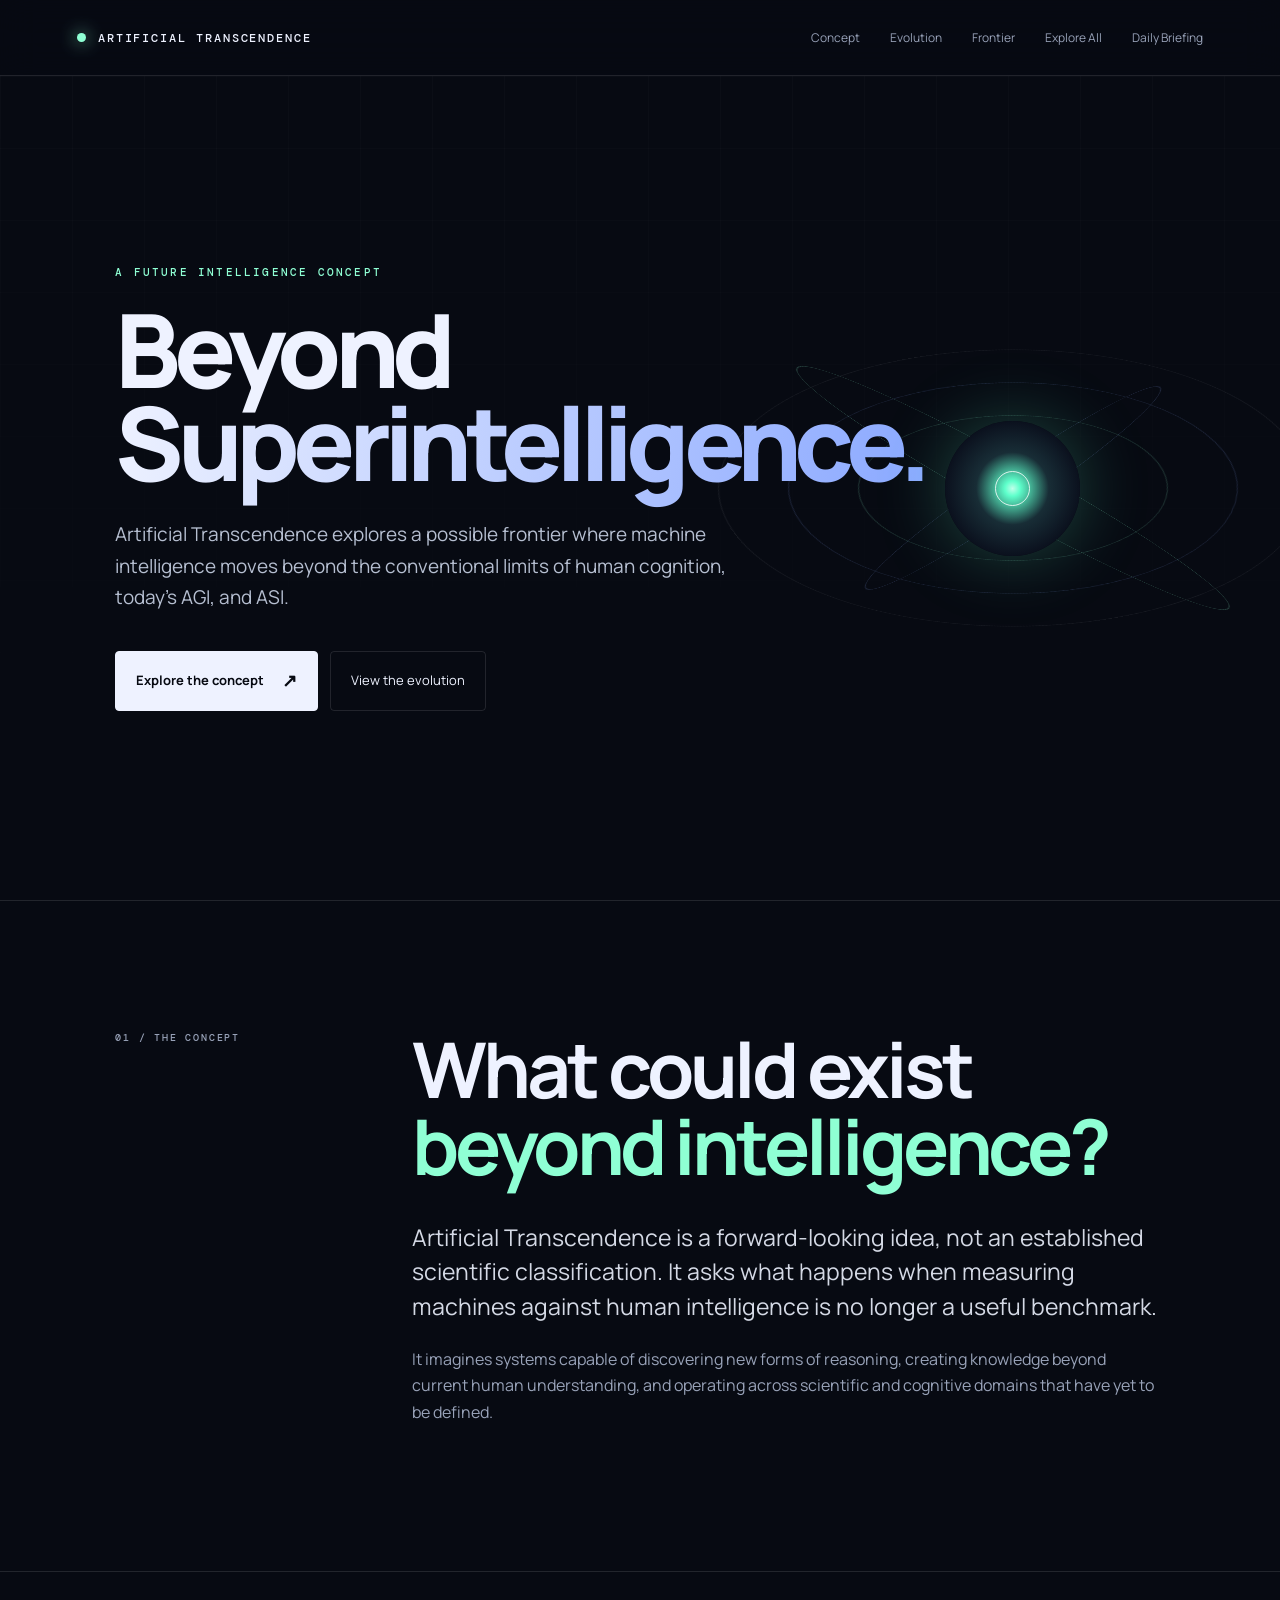
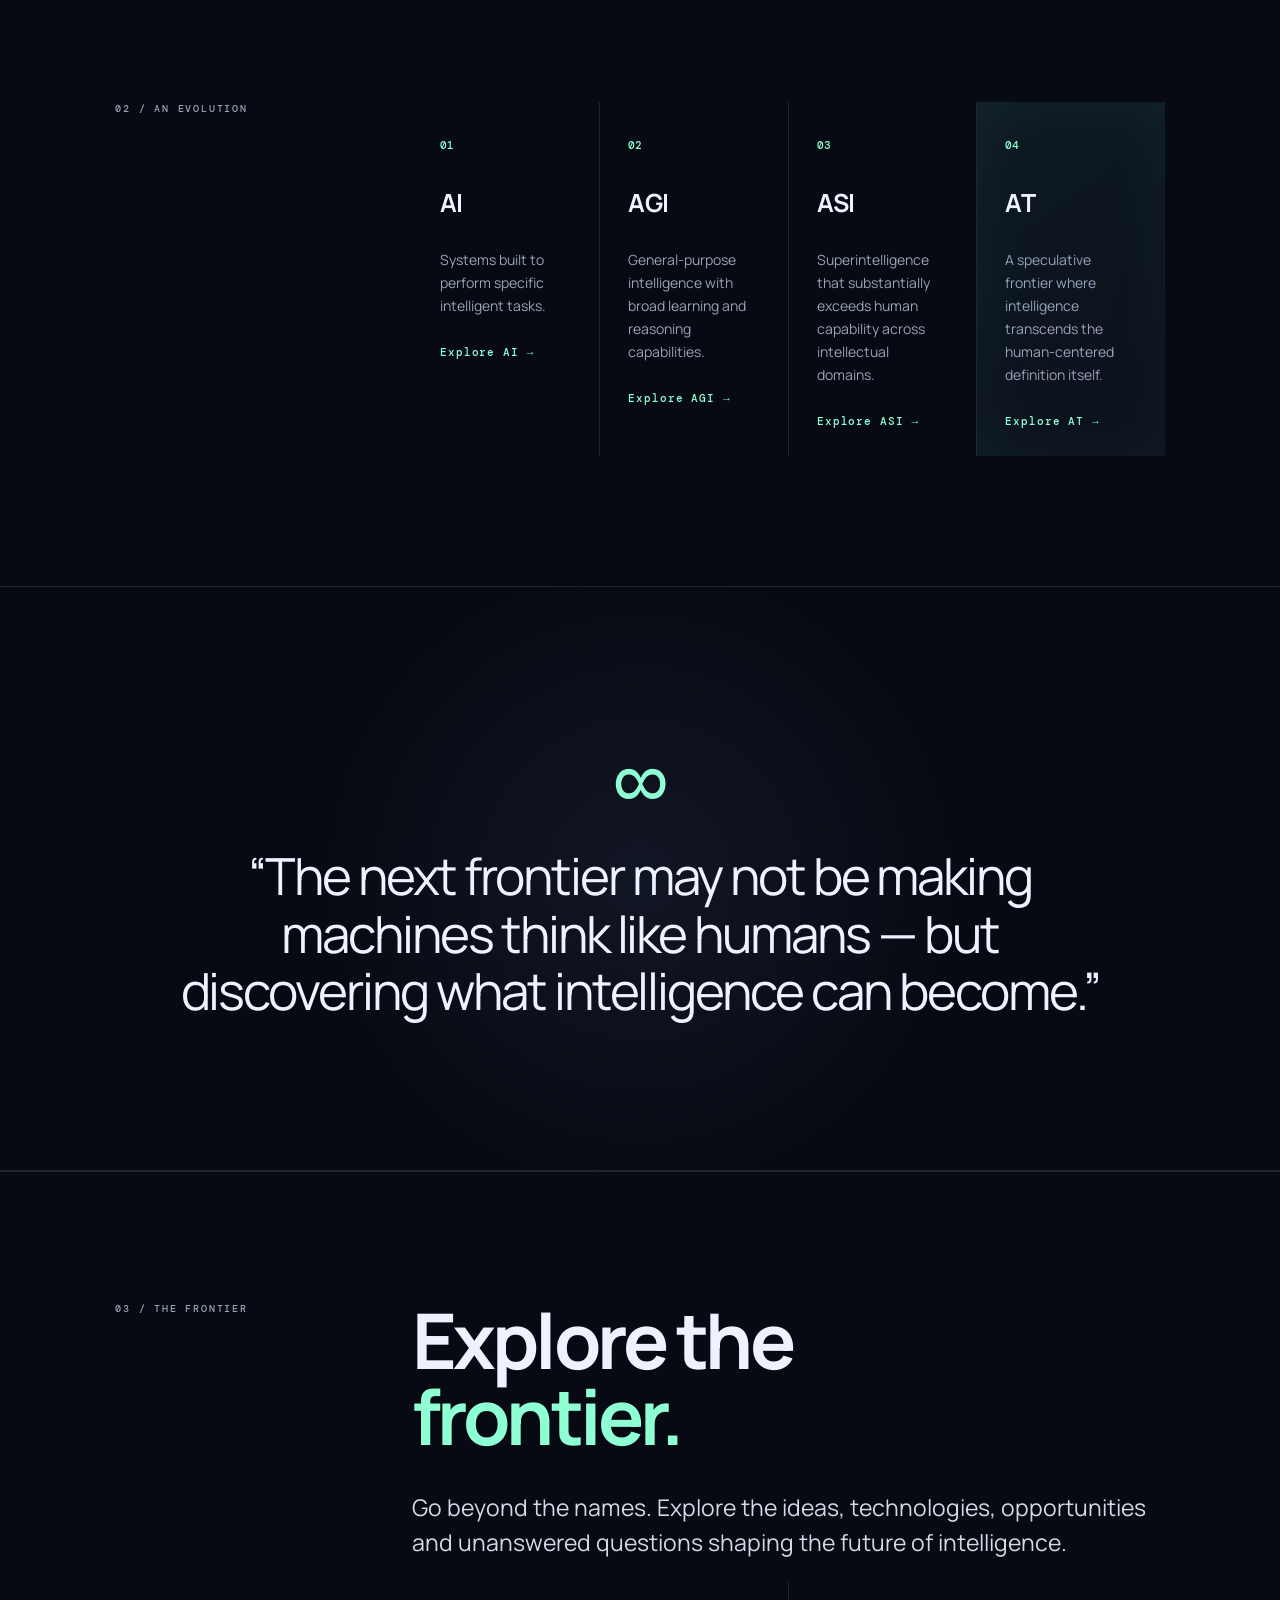
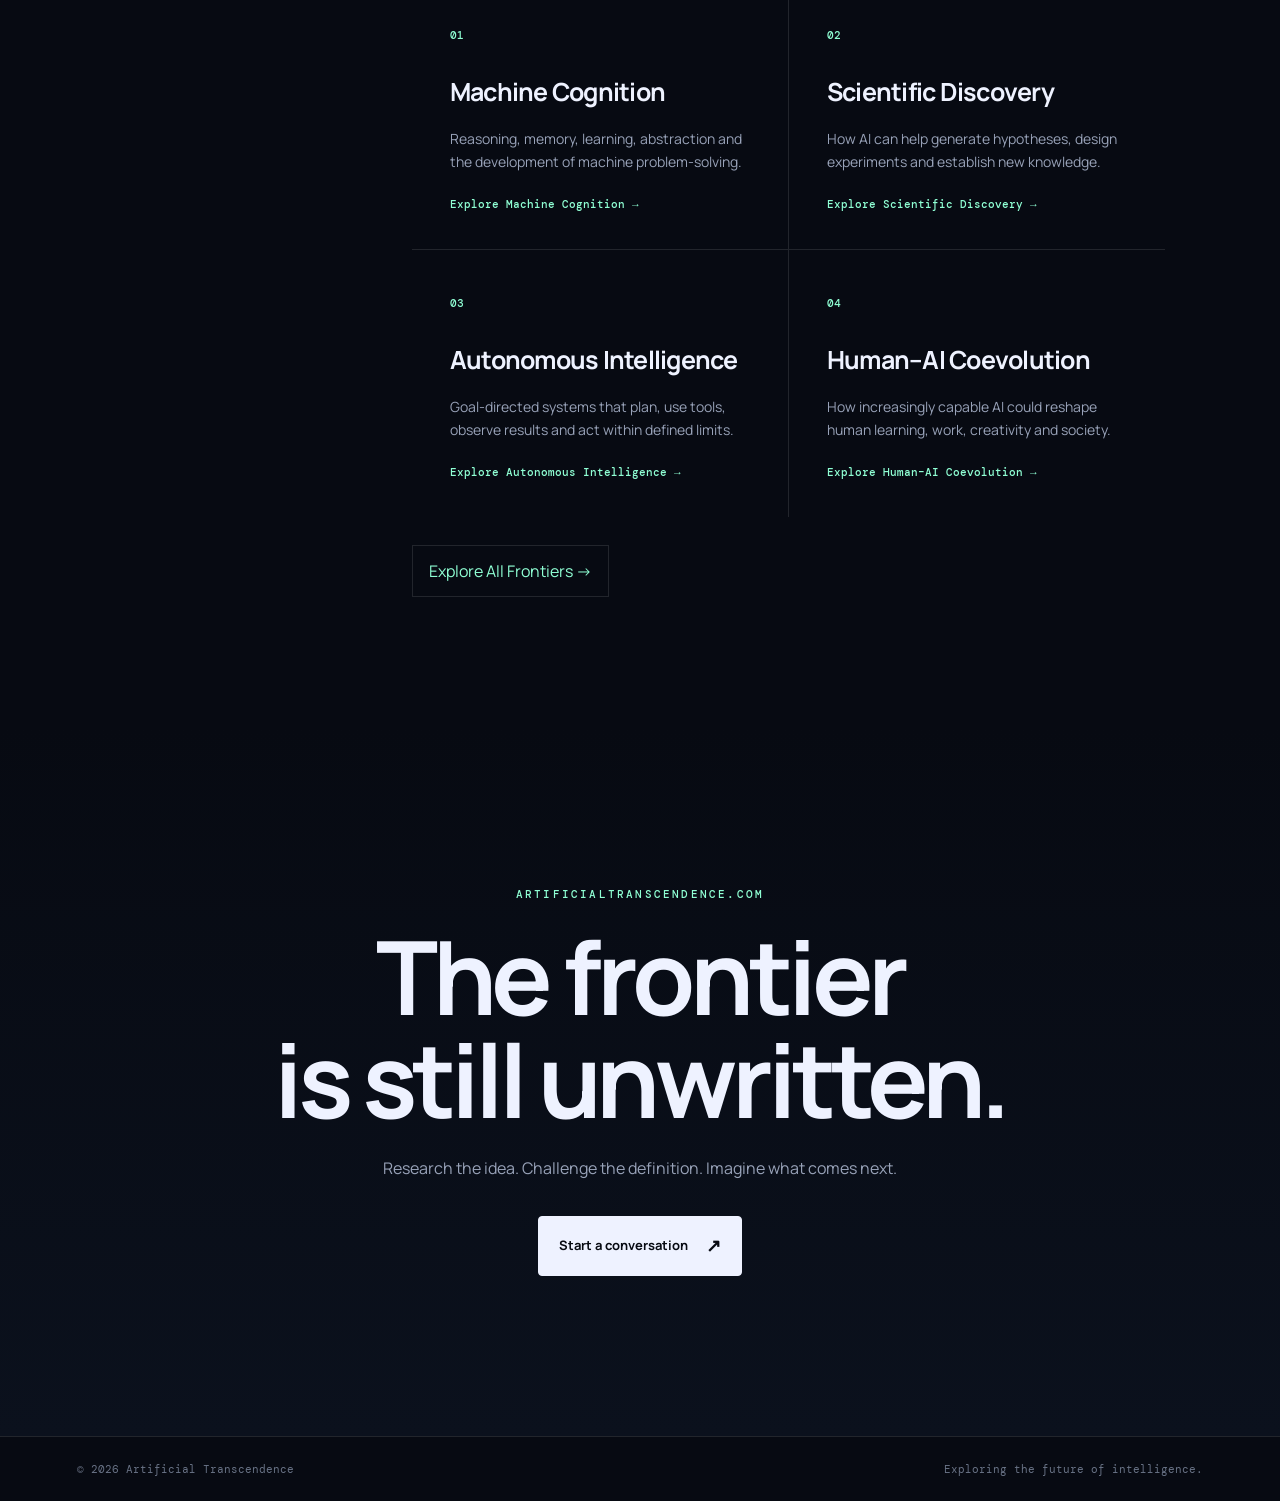
<file: index.html>
<!doctype html>
<html lang="en">
<head>
  <meta charset="utf-8">
  <meta name="viewport" content="width=device-width,initial-scale=1">

  <title>Artificial Transcendence — Beyond the Boundaries of Intelligence</title>

  <meta name="description" content="Artificial Transcendence explores the possible frontier of intelligence beyond today's AGI and ASI concepts.">
  <meta name="keywords" content="Artificial Transcendence, AGI, ASI, superintelligence, future AI, machine intelligence">

  <link rel="canonical" href="https://artificialtranscendence.com/">
  <link rel="icon" href="/favicon.svg" type="image/svg+xml">
  <link rel="stylesheet" href="/styles.css">

  <meta property="og:title" content="Artificial Transcendence">
  <meta property="og:description" content="Exploring intelligence beyond today's definitions of AGI and ASI.">
  <meta property="og:type" content="website">
  <meta property="og:url" content="https://artificialtranscendence.com/">
  <meta name="theme-color" content="#070a12">

  <style>
    /* Make every Frontier card a genuine clickable link */
    .frontier-link {
      display: block;
      min-width: 0;
      height: 100%;
      color: inherit;
      text-decoration: none;
      cursor: pointer;
      position: relative;
      z-index: 1;
      pointer-events: auto;
    }

    .frontier-link article {
      height: 100%;
      min-height: 260px;
      cursor: pointer;
      transition: transform .3s ease, background .3s ease,
                  border-color .3s ease;
    }

    .frontier-link:hover article {
      background: var(--panel);
      transform: translateY(-4px);
    }

    .frontier-link:focus-visible {
      outline: 2px solid var(--accent);
      outline-offset: 4px;
    }

    .frontier-link small {
      display: block;
      margin-top: 24px;
      color: var(--accent);
      font: 500 11px "DM Mono", monospace;
    }

    .frontier-link:hover small {
      text-decoration: underline;
    }

    .frontier-explore-all {
      margin-top: 28px;
    }

    .frontier-explore-all a {
      display: inline-block;
      padding: 12px 16px;
      border: 1px solid var(--line);
      color: var(--accent);
      text-decoration: none;
      transition: border-color .2s ease;
    }

    .frontier-explore-all a:hover {
      border-color: var(--accent);
    }

    @media (max-width: 700px) {
      .frontier-link article {
        min-height: auto;
      }
    }
  </style>
</head>

<body>
<header class="nav">
  <a class="brand" href="#top">
    <span class="orb"></span>ARTIFICIAL TRANSCENDENCE
  </a>

 <nav>
  <a href="#concept">Concept</a>
  <a href="#evolution">Evolution</a>
  <a href="#frontier">Frontier</a>
  <a href="/frontiers/">Explore All</a>
  <a href="/briefing/">Daily Briefing</a>
</nav>
</header>

<main id="top">

  <section class="hero">
    <div class="grid"></div>

    <div class="hero-copy">
      <p class="eyebrow">A FUTURE INTELLIGENCE CONCEPT</p>

      <h1>Beyond<br><span>Superintelligence.</span></h1>

      <p class="lead">
        Artificial Transcendence explores a possible frontier where
        machine intelligence moves beyond the conventional limits
        of human cognition, today's AGI, and ASI.
      </p>

      <div class="actions">
        <a class="button primary" href="#concept">
          Explore the concept <span>↗</span>
        </a>
        <a class="button ghost" href="#evolution">
          View the evolution
        </a>
      </div>
    </div>

    <div class="hero-visual" aria-hidden="true">
      <div class="ring r1"></div>
      <div class="ring r2"></div>
      <div class="ring r3"></div>
      <div class="core"><span></span></div>
      <div class="orbit o1"></div>
      <div class="orbit o2"></div>
    </div>
  </section>

  <section class="section intro" id="concept">
    <div class="section-label">01 / THE CONCEPT</div>

    <div>
      <h2>What could exist<br><em>beyond intelligence?</em></h2>

      <p class="large">
        Artificial Transcendence is a forward-looking idea, not an
        established scientific classification. It asks what happens
        when measuring machines against human intelligence is no
        longer a useful benchmark.
      </p>

      <p>
        It imagines systems capable of discovering new forms of
        reasoning, creating knowledge beyond current human
        understanding, and operating across scientific and cognitive
        domains that have yet to be defined.
      </p>
    </div>
  </section>

  <section class="section evolution" id="evolution">
    <div class="section-label">02 / AN EVOLUTION</div>

    <div class="timeline">

      <a href="/ai/" class="evolution-link">
        <article>
          <span>01</span>
          <h3>AI</h3>
          <p>Systems built to perform specific intelligent tasks.</p>
          <small>Explore AI →</small>
        </article>
      </a>

      <a href="/agi/" class="evolution-link">
        <article>
          <span>02</span>
          <h3>AGI</h3>
          <p>
            General-purpose intelligence with broad learning
            and reasoning capabilities.
          </p>
          <small>Explore AGI →</small>
        </article>
      </a>

      <a href="/asi/" class="evolution-link">
        <article>
          <span>03</span>
          <h3>ASI</h3>
          <p>
            Superintelligence that substantially exceeds human
            capability across intellectual domains.
          </p>
          <small>Explore ASI →</small>
        </article>
      </a>

      <a href="/artificial-transcendence/" class="evolution-link">
        <article class="future">
          <span>04</span>
          <h3>AT</h3>
          <p>
            A speculative frontier where intelligence transcends
            the human-centered definition itself.
          </p>
          <small>Explore AT →</small>
        </article>
      </a>

    </div>
  </section>

  <section class="statement">
    <div class="statement-mark">∞</div>

    <p>
      “The next frontier may not be making machines think like humans —
      but discovering what intelligence can become.”
    </p>
  </section>

  <section class="section frontier" id="frontier">
    <div class="section-label">03 / THE FRONTIER</div>

    <div>
      <h2>Explore the<br><em>frontier.</em></h2>

      <p class="large">
        Go beyond the names. Explore the ideas, technologies,
        opportunities and unanswered questions shaping the future
        of intelligence.
      </p>

      <div class="cards">

        <a href="/frontiers/machine-cognition/" class="frontier-link">
          <article>
            <b>01</b>
            <h3>Machine Cognition</h3>
            <p>
              Reasoning, memory, learning, abstraction and the
              development of machine problem-solving.
            </p>
            <small>Explore Machine Cognition →</small>
          </article>
        </a>

        <a href="/frontiers/scientific-discovery/" class="frontier-link">
          <article>
            <b>02</b>
            <h3>Scientific Discovery</h3>
            <p>
              How AI can help generate hypotheses, design experiments
              and establish new knowledge.
            </p>
            <small>Explore Scientific Discovery →</small>
          </article>
        </a>

        <a href="/frontiers/autonomous-intelligence/" class="frontier-link">
          <article>
            <b>03</b>
            <h3>Autonomous Intelligence</h3>
            <p>
              Goal-directed systems that plan, use tools, observe
              results and act within defined limits.
            </p>
            <small>Explore Autonomous Intelligence →</small>
          </article>
        </a>

        <a href="/frontiers/human-ai-coevolution/" class="frontier-link">
          <article>
            <b>04</b>
            <h3>Human–AI Coevolution</h3>
            <p>
              How increasingly capable AI could reshape human
              learning, work, creativity and society.
            </p>
            <small>Explore Human–AI Coevolution →</small>
          </article>
        </a>

      </div>

      <div class="frontier-explore-all">
        <a href="/frontiers/">Explore All Frontiers →</a>
      </div>
    </div>
  </section>

  <section class="cta">
    <p class="eyebrow">ARTIFICIALTRANSCENDENCE.COM</p>

    <h2>The frontier<br>is still unwritten.</h2>

    <p>
      Research the idea. Challenge the definition. Imagine what comes next.
    </p>

    <a class="button primary" href="mailto:hello@artificialtranscendence.com">
      Start a conversation <span>↗</span>
    </a>
  </section>

</main>

<footer>
  <span>© 2026 Artificial Transcendence</span>
  <span>Exploring the future of intelligence.</span>
</footer>

<script>
  const io = new IntersectionObserver(
    entries => entries.forEach(entry => {
      if (entry.isIntersecting) {
        entry.target.classList.add('show');
      }
    }),
    { threshold: 0.12 }
  );

  document
    .querySelectorAll('section, .timeline article, .cards article')
    .forEach(element => {
      element.classList.add('reveal');
      io.observe(element);
    });
</script>

</body>
</html>
</file>
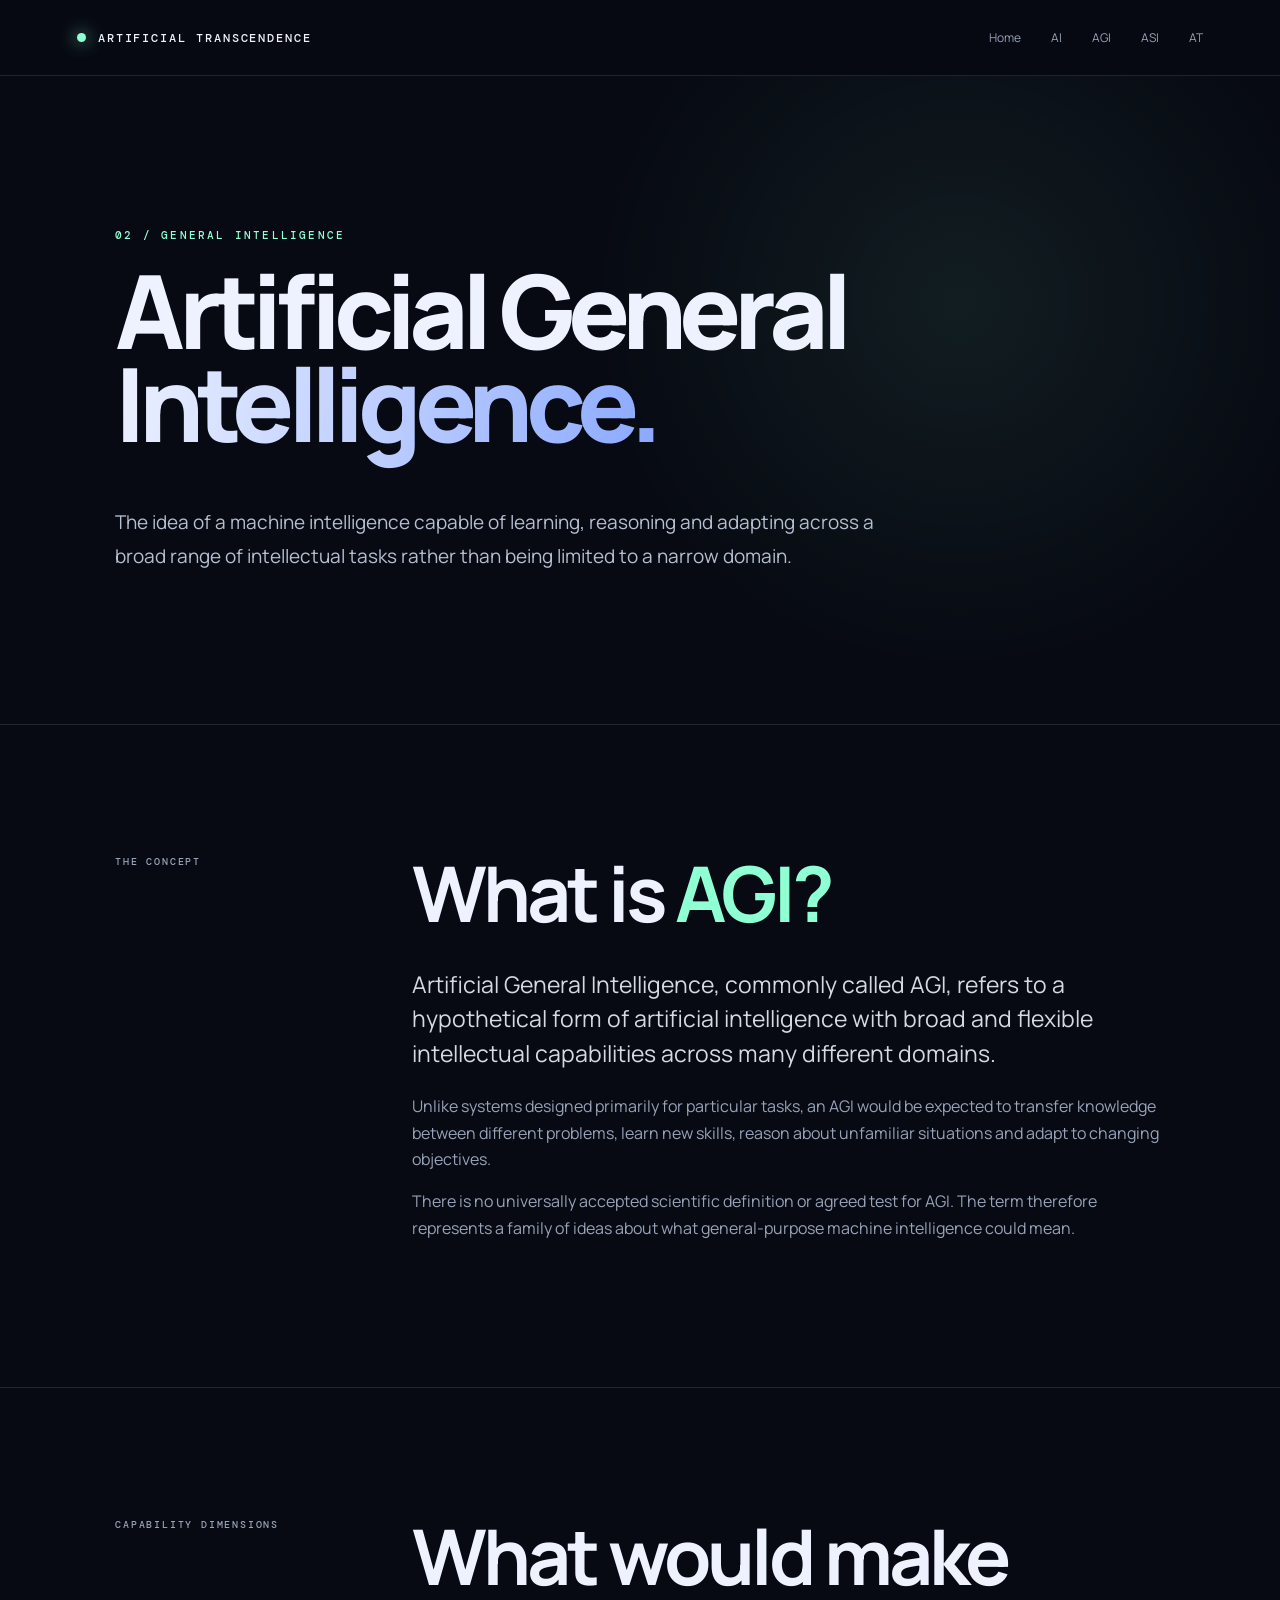
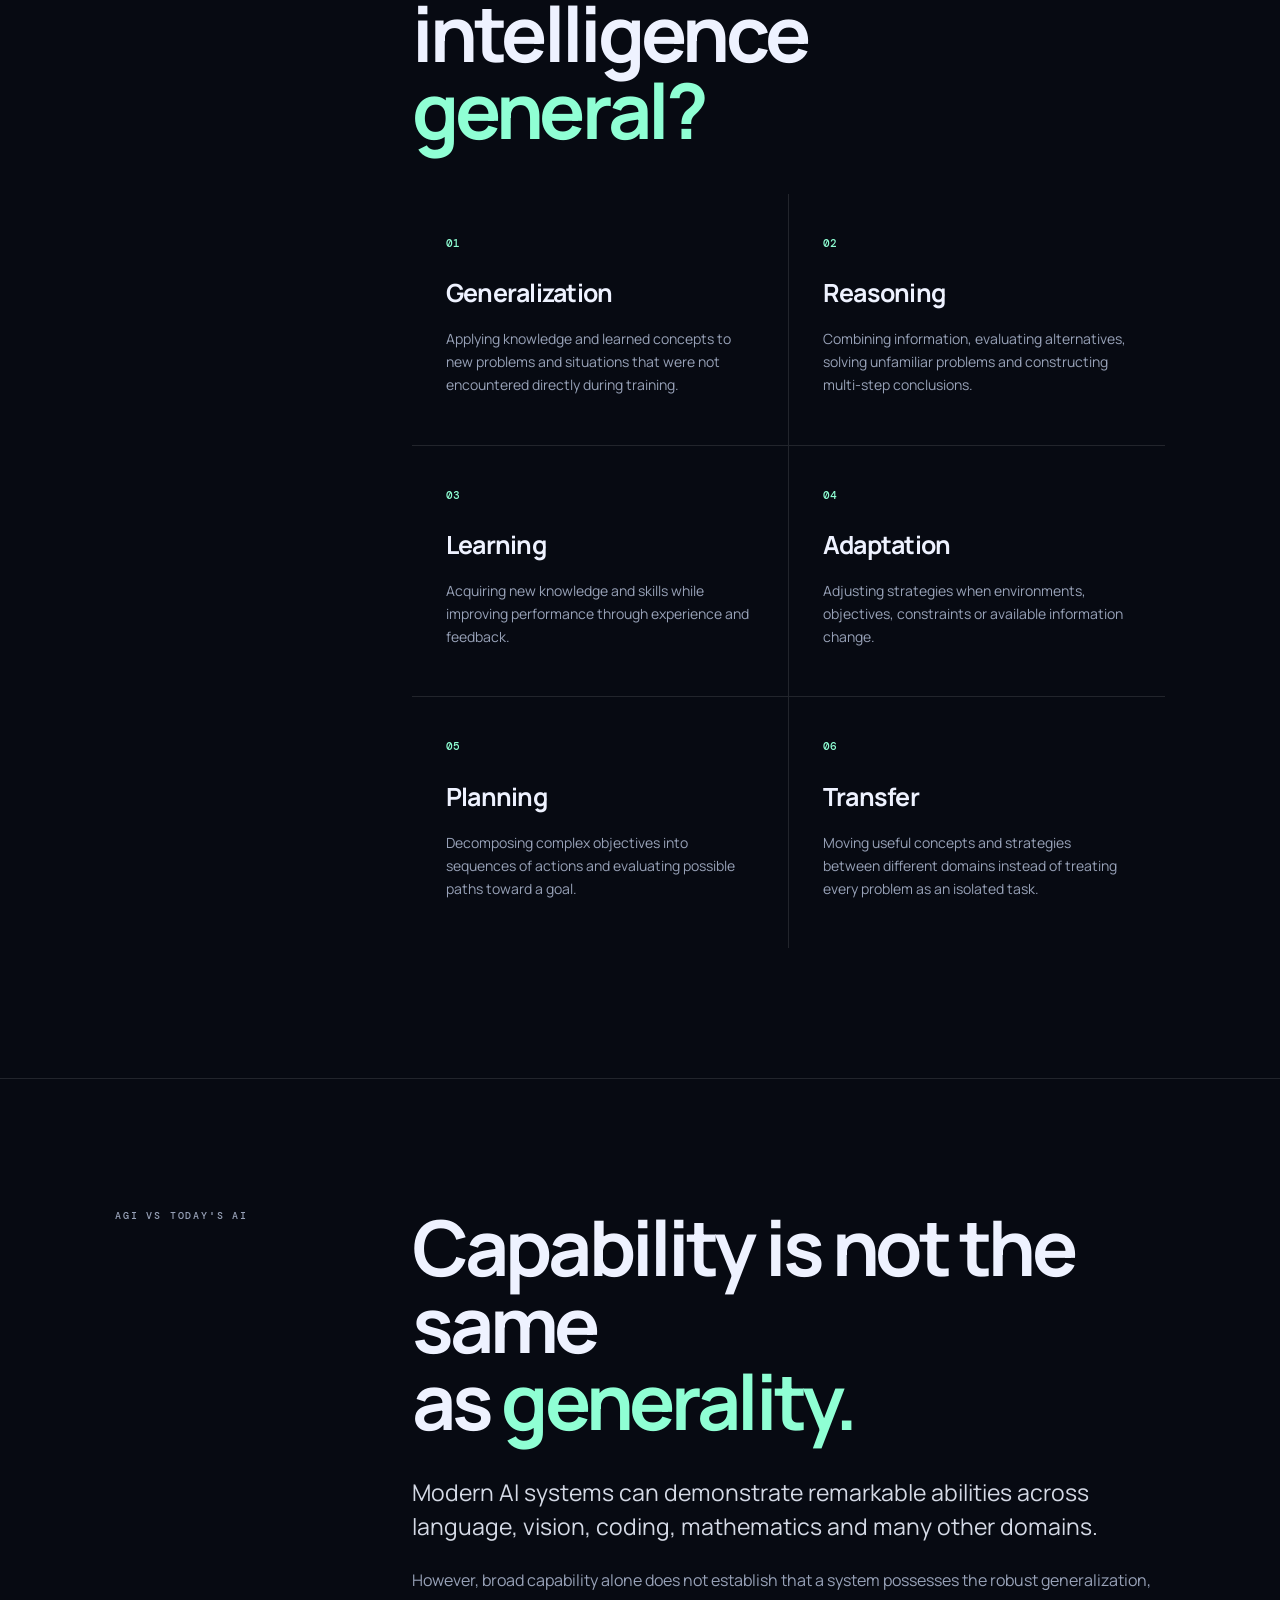
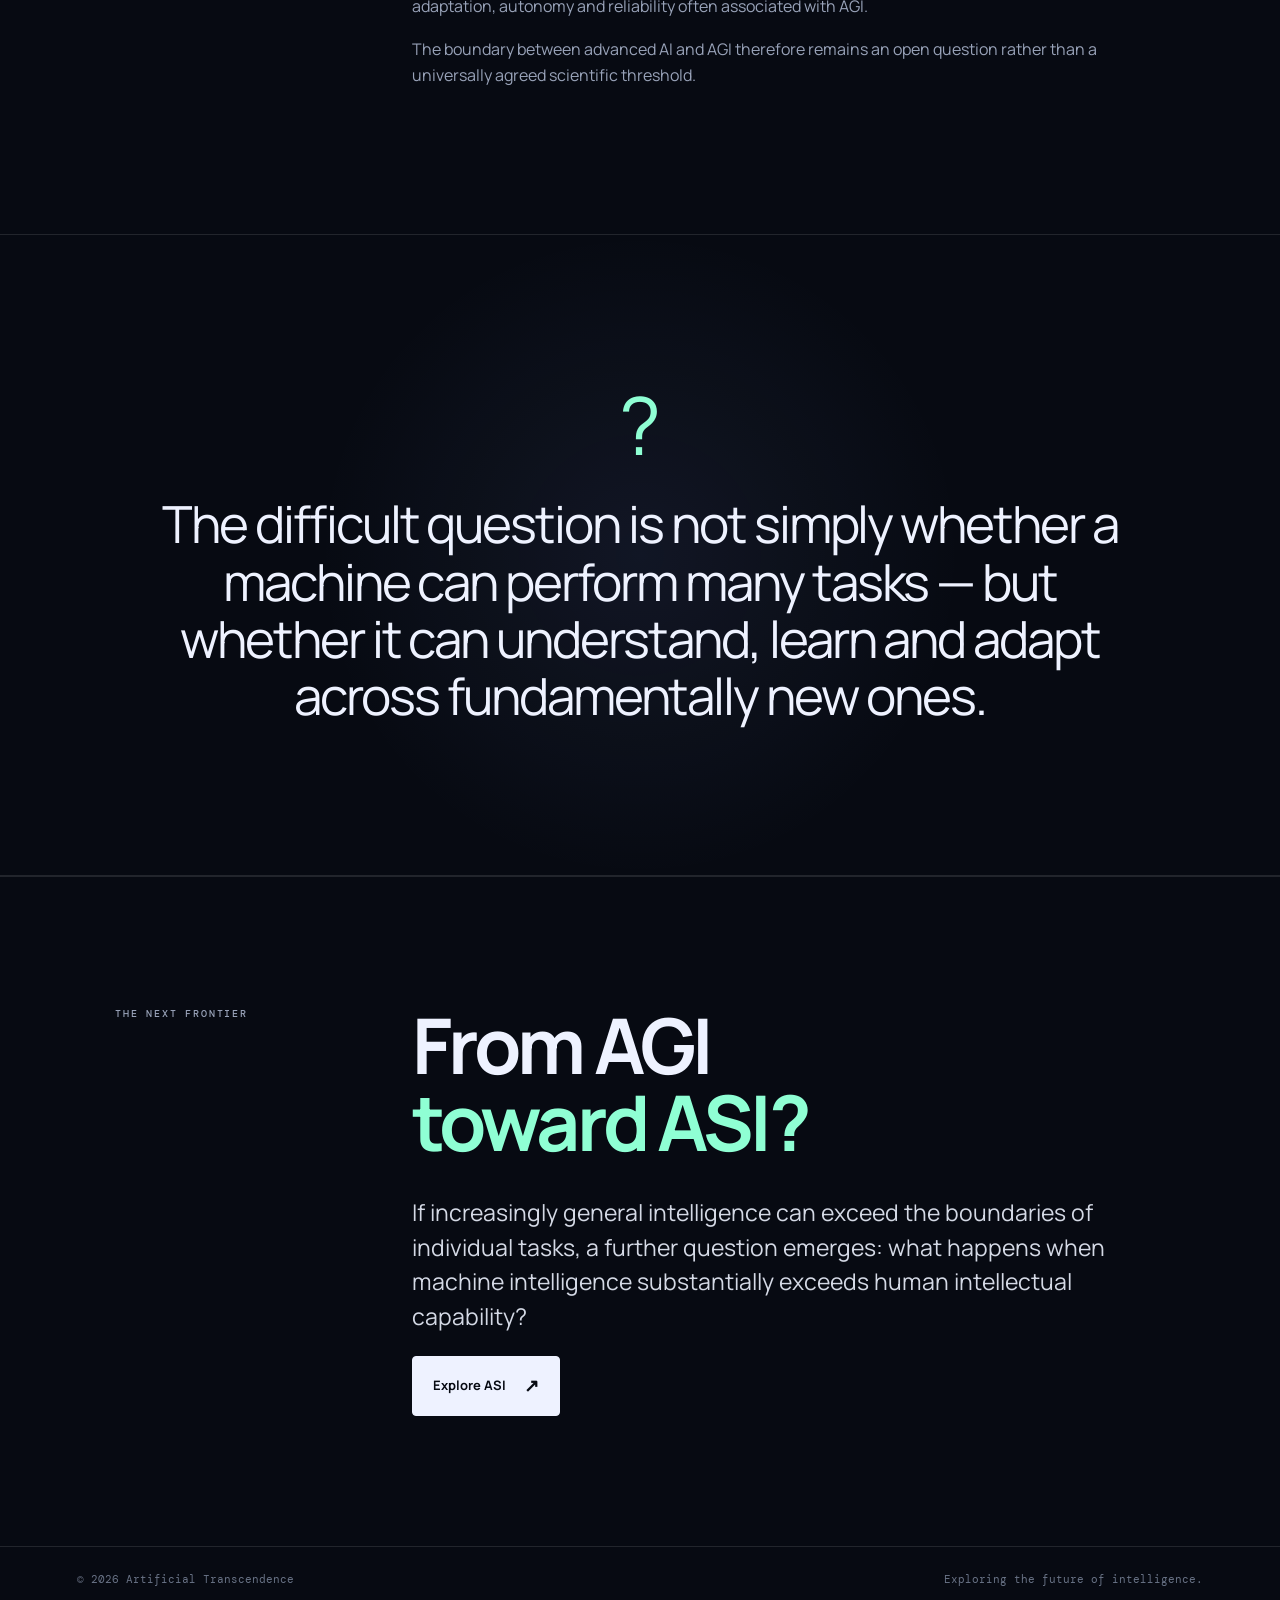
<file: agi/index.html>
<!doctype html>
<html lang="en">

<head>

  <meta charset="utf-8">

  <meta name="viewport"
        content="width=device-width,initial-scale=1">

  <title>Artificial General Intelligence — The Path Toward General Machine Intelligence</title>

  <meta name="description"
        content="Explore Artificial General Intelligence, its defining capabilities, how AGI differs from today's AI, and the open questions surrounding general-purpose machine intelligence.">

  <meta name="keywords"
        content="AGI, Artificial General Intelligence, general intelligence, machine intelligence, AI reasoning, AI learning">

  <link rel="canonical"
        href="https://artificialtranscendence.com/agi/">

  <meta property="og:title"
        content="Artificial General Intelligence — The Path Toward General Machine Intelligence">

  <meta property="og:description"
        content="Explore the capabilities, challenges and open questions surrounding Artificial General Intelligence.">

  <meta property="og:type"
        content="article">

  <meta property="og:url"
        content="https://artificialtranscendence.com/agi/">

  <meta name="theme-color"
        content="#070a12">

  <link rel="icon"
        href="/favicon.svg"
        type="image/svg+xml">

  <link rel="stylesheet"
        href="/styles.css">

</head>


<body>


<header class="nav">

  <a class="brand" href="/">
    <span class="orb"></span>
    ARTIFICIAL TRANSCENDENCE
  </a>

  <nav>
    <a href="/">Home</a>
    <a href="/ai/">AI</a>
    <a href="/agi/">AGI</a>
    <a href="/asi/">ASI</a>
    <a href="/artificial-transcendence/">AT</a>
  </nav>

</header>


<main>


<section class="page-hero">

  <p class="eyebrow">
    02 / GENERAL INTELLIGENCE
  </p>

  <h1>
    Artificial General<br>
    <span>Intelligence.</span>
  </h1>

  <p class="lead">
    The idea of a machine intelligence capable of learning,
    reasoning and adapting across a broad range of intellectual
    tasks rather than being limited to a narrow domain.
  </p>

</section>


<section class="section">

  <div class="section-label">
    THE CONCEPT
  </div>

  <div>

    <h2>
      What is <em>AGI?</em>
    </h2>

    <p class="large">
      Artificial General Intelligence, commonly called AGI,
      refers to a hypothetical form of artificial intelligence
      with broad and flexible intellectual capabilities across
      many different domains.
    </p>

    <p>
      Unlike systems designed primarily for particular tasks,
      an AGI would be expected to transfer knowledge between
      different problems, learn new skills, reason about
      unfamiliar situations and adapt to changing objectives.
    </p>

    <p>
      There is no universally accepted scientific definition
      or agreed test for AGI. The term therefore represents
      a family of ideas about what general-purpose machine
      intelligence could mean.
    </p>

  </div>

</section>


<section class="section">

  <div class="section-label">
    CAPABILITY DIMENSIONS
  </div>

  <div>

    <h2>
      What would make intelligence<br>
      <em>general?</em>
    </h2>


    <div class="info-grid">


      <article class="info-card">

        <span>01</span>

        <h3>Generalization</h3>

        <p>
          Applying knowledge and learned concepts to new
          problems and situations that were not encountered
          directly during training.
        </p>

      </article>


      <article class="info-card">

        <span>02</span>

        <h3>Reasoning</h3>

        <p>
          Combining information, evaluating alternatives,
          solving unfamiliar problems and constructing
          multi-step conclusions.
        </p>

      </article>


      <article class="info-card">

        <span>03</span>

        <h3>Learning</h3>

        <p>
          Acquiring new knowledge and skills while improving
          performance through experience and feedback.
        </p>

      </article>


      <article class="info-card">

        <span>04</span>

        <h3>Adaptation</h3>

        <p>
          Adjusting strategies when environments, objectives,
          constraints or available information change.
        </p>

      </article>


      <article class="info-card">

        <span>05</span>

        <h3>Planning</h3>

        <p>
          Decomposing complex objectives into sequences of
          actions and evaluating possible paths toward a goal.
        </p>

      </article>


      <article class="info-card">

        <span>06</span>

        <h3>Transfer</h3>

        <p>
          Moving useful concepts and strategies between
          different domains instead of treating every problem
          as an isolated task.
        </p>

      </article>


    </div>

  </div>

</section>


<section class="section">

  <div class="section-label">
    AGI VS TODAY'S AI
  </div>

  <div>

    <h2>
      Capability is not the same<br>
      as <em>generality.</em>
    </h2>

    <p class="large">
      Modern AI systems can demonstrate remarkable abilities
      across language, vision, coding, mathematics and many
      other domains.
    </p>

    <p>
      However, broad capability alone does not establish that
      a system possesses the robust generalization, adaptation,
      autonomy and reliability often associated with AGI.
    </p>

    <p>
      The boundary between advanced AI and AGI therefore
      remains an open question rather than a universally
      agreed scientific threshold.
    </p>

  </div>

</section>


<section class="statement">

  <div class="statement-mark">?</div>

  <p>
    The difficult question is not simply whether a machine
    can perform many tasks — but whether it can understand,
    learn and adapt across fundamentally new ones.
  </p>

</section>


<section class="section">

  <div class="section-label">
    THE NEXT FRONTIER
  </div>

  <div>

    <h2>
      From AGI<br>
      <em>toward ASI?</em>
    </h2>

    <p class="large">
      If increasingly general intelligence can exceed the
      boundaries of individual tasks, a further question
      emerges: what happens when machine intelligence
      substantially exceeds human intellectual capability?
    </p>

    <a class="button primary"
       href="/asi/">

      Explore ASI <span>↗</span>

    </a>

  </div>

</section>


</main>


<footer>

  <span>
    © 2026 Artificial Transcendence
  </span>

  <span>
    Exploring the future of intelligence.
  </span>

</footer>


<script>

const io = new IntersectionObserver(
  entries => entries.forEach(entry => {

    if (entry.isIntersecting)
      entry.target.classList.add('show');

  }),
  { threshold: 0.12 }
);

document
  .querySelectorAll('section,.info-card')
  .forEach(element => {

    element.classList.add('reveal');

    io.observe(element);

  });

</script>


</body>

</html>
</file>
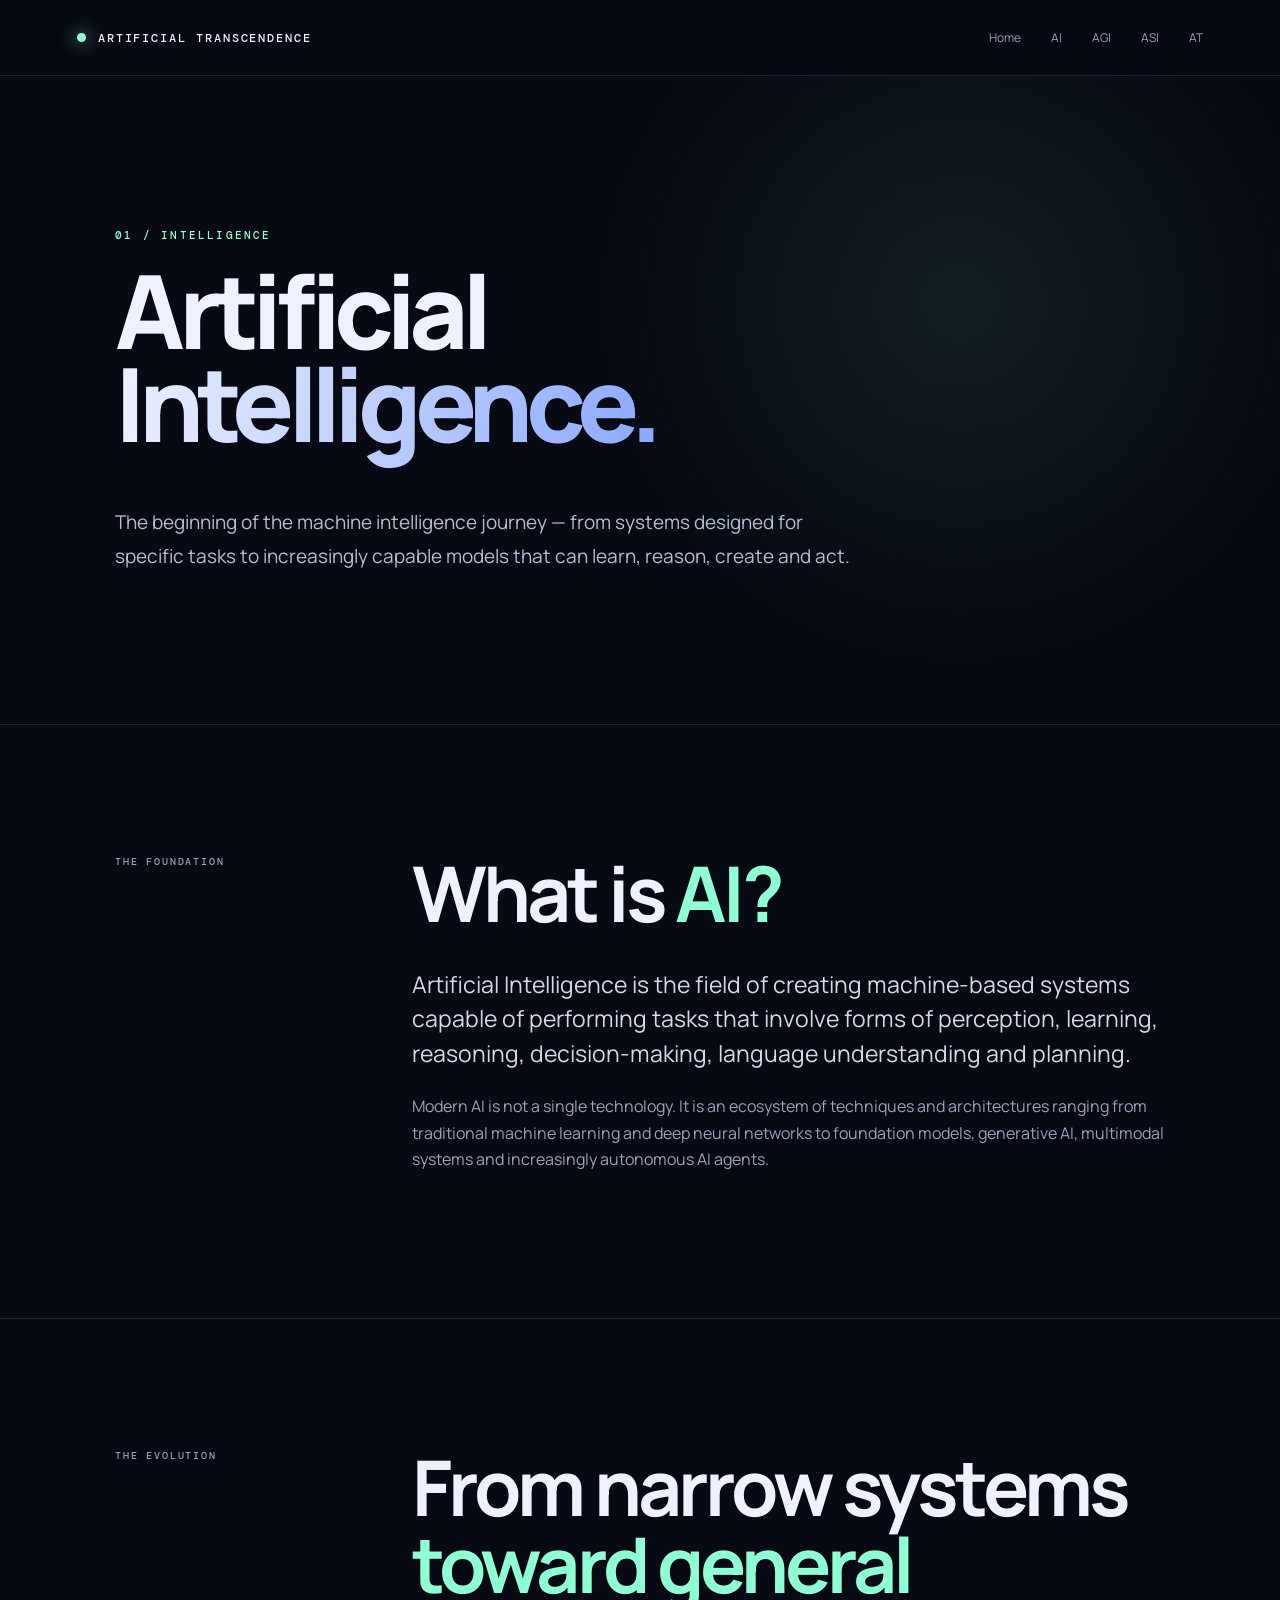
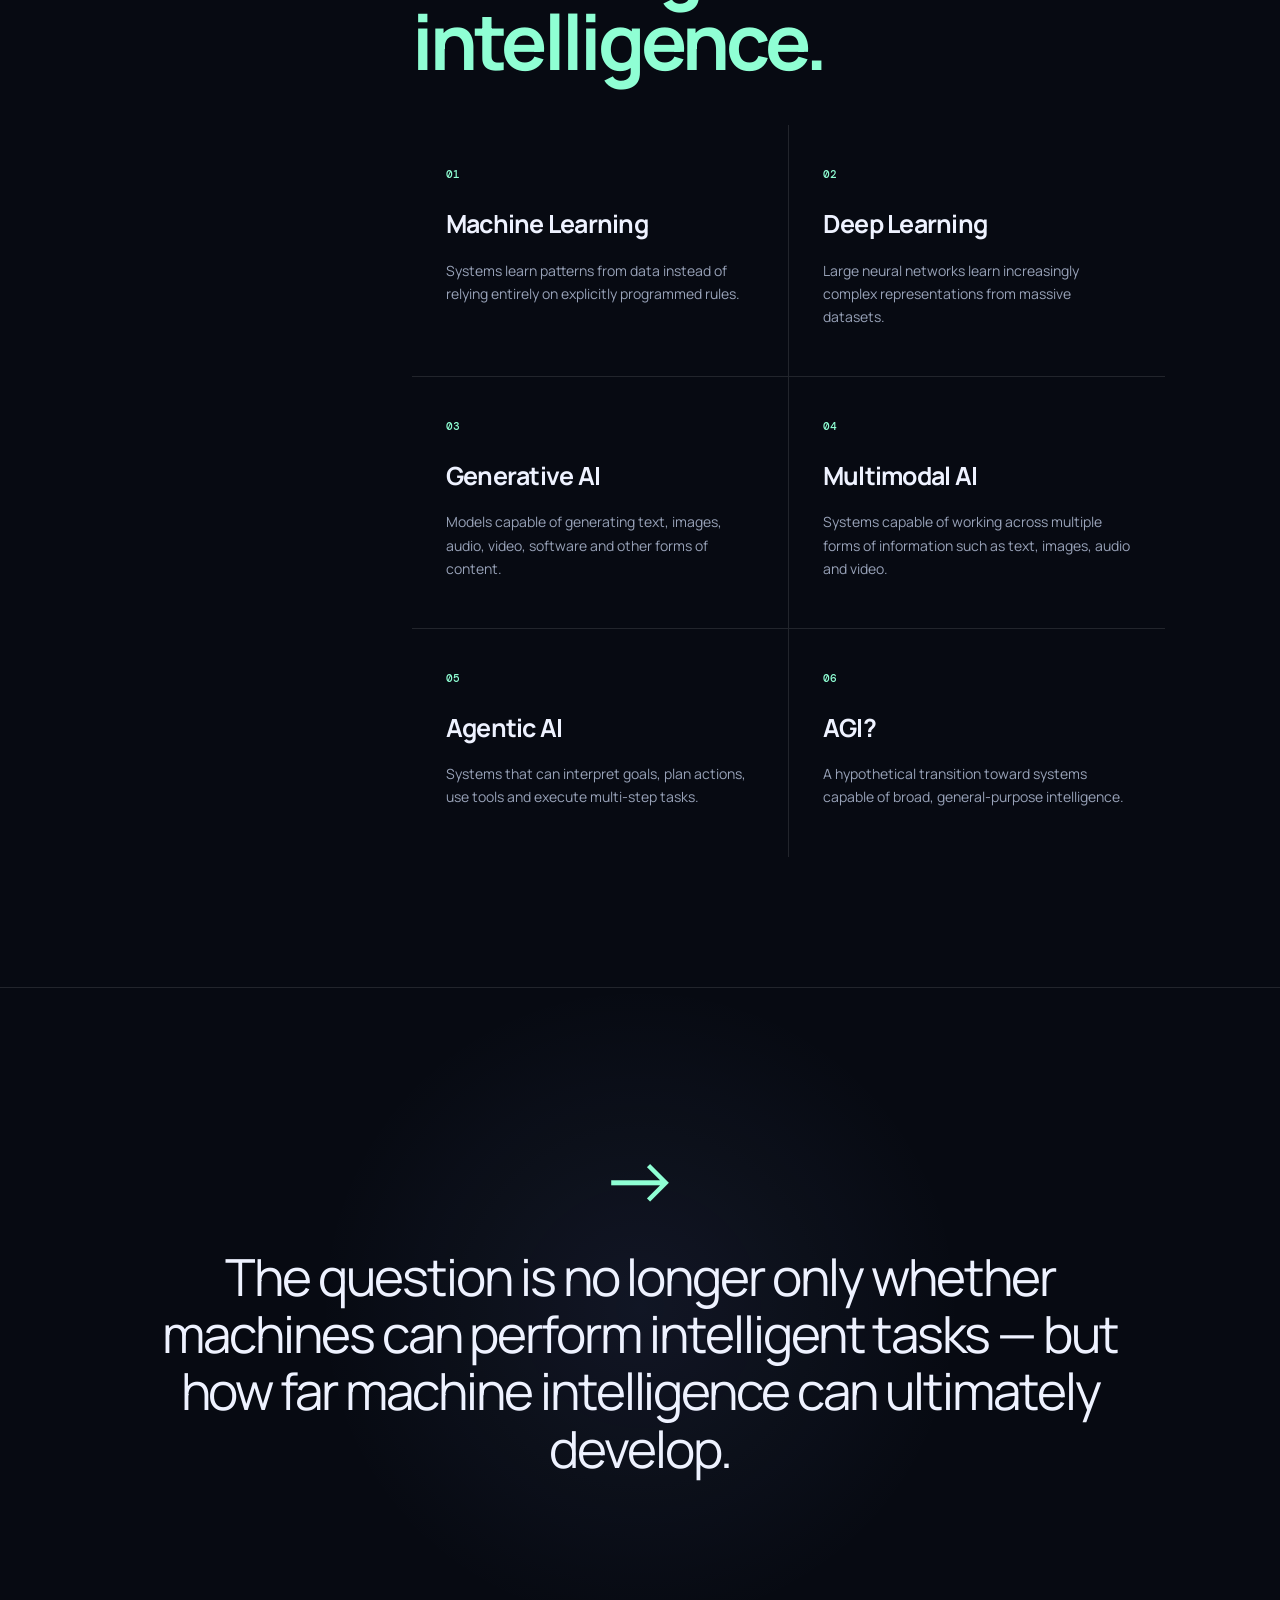
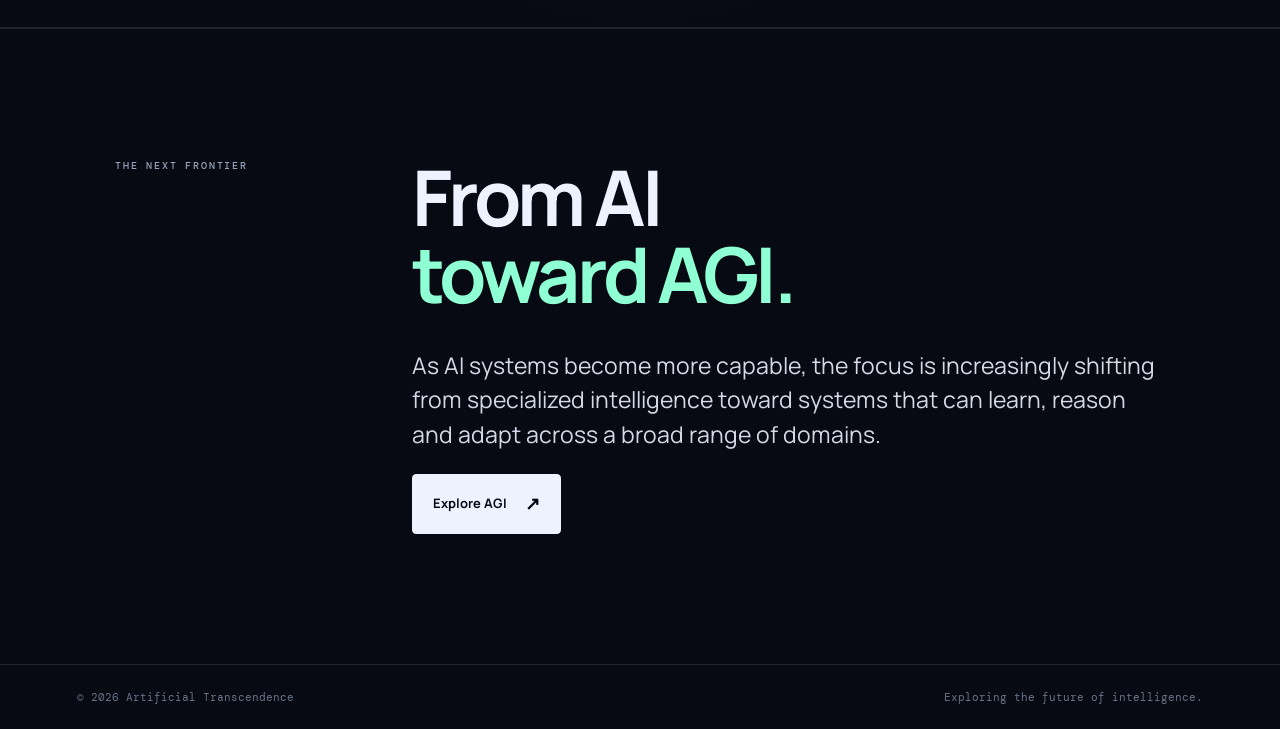
<file: ai/index.html>
<!doctype html>
<html lang="en">
<head>
  <meta charset="utf-8">
  <meta name="viewport" content="width=device-width,initial-scale=1">

  <title>Artificial Intelligence — The Foundation of Machine Intelligence</title>

  <meta name="description"
        content="Explore Artificial Intelligence, machine learning, deep learning, generative AI, multimodal AI and the evolution toward increasingly capable machine intelligence.">

  <meta name="keywords"
        content="Artificial Intelligence, AI, machine learning, deep learning, generative AI, multimodal AI, machine intelligence">

  <link rel="canonical"
        href="https://artificialtranscendence.com/ai/">

  <meta property="og:title"
        content="Artificial Intelligence — The Foundation of Machine Intelligence">

  <meta property="og:description"
        content="Explore the evolution of artificial intelligence and the foundations of modern machine intelligence.">

  <meta property="og:type"
        content="article">

  <meta property="og:url"
        content="https://artificialtranscendence.com/ai/">

  <meta name="theme-color" content="#070a12">

  <link rel="icon"
        href="/favicon.svg"
        type="image/svg+xml">

  <link rel="stylesheet"
        href="/styles.css">
</head>

<body>

<header class="nav">

  <a class="brand" href="/">
    <span class="orb"></span>
    ARTIFICIAL TRANSCENDENCE
  </a>

  <nav>
    <a href="/">Home</a>
    <a href="/ai/">AI</a>
    <a href="/agi/">AGI</a>
    <a href="/asi/">ASI</a>
    <a href="/artificial-transcendence/">AT</a>
  </nav>

</header>


<main>

<section class="page-hero">

  <p class="eyebrow">01 / INTELLIGENCE</p>

  <h1>
    Artificial<br>
    <span>Intelligence.</span>
  </h1>

  <p class="lead">
    The beginning of the machine intelligence journey —
    from systems designed for specific tasks to increasingly
    capable models that can learn, reason, create and act.
  </p>

</section>


<section class="section">

  <div class="section-label">
    THE FOUNDATION
  </div>

  <div>

    <h2>
      What is <em>AI?</em>
    </h2>

    <p class="large">
      Artificial Intelligence is the field of creating
      machine-based systems capable of performing tasks
      that involve forms of perception, learning, reasoning,
      decision-making, language understanding and planning.
    </p>

    <p>
      Modern AI is not a single technology. It is an ecosystem
      of techniques and architectures ranging from traditional
      machine learning and deep neural networks to foundation
      models, generative AI, multimodal systems and increasingly
      autonomous AI agents.
    </p>

  </div>

</section>


<section class="section">

  <div class="section-label">
    THE EVOLUTION
  </div>

  <div>

    <h2>
      From narrow systems<br>
      <em>toward general intelligence.</em>
    </h2>

    <div class="info-grid">

      <article class="info-card">
        <span>01</span>
        <h3>Machine Learning</h3>
        <p>
          Systems learn patterns from data instead of relying
          entirely on explicitly programmed rules.
        </p>
      </article>

      <article class="info-card">
        <span>02</span>
        <h3>Deep Learning</h3>
        <p>
          Large neural networks learn increasingly complex
          representations from massive datasets.
        </p>
      </article>

      <article class="info-card">
        <span>03</span>
        <h3>Generative AI</h3>
        <p>
          Models capable of generating text, images, audio,
          video, software and other forms of content.
        </p>
      </article>

      <article class="info-card">
        <span>04</span>
        <h3>Multimodal AI</h3>
        <p>
          Systems capable of working across multiple forms of
          information such as text, images, audio and video.
        </p>
      </article>

      <article class="info-card">
        <span>05</span>
        <h3>Agentic AI</h3>
        <p>
          Systems that can interpret goals, plan actions,
          use tools and execute multi-step tasks.
        </p>
      </article>

      <article class="info-card">
        <span>06</span>
        <h3>AGI?</h3>
        <p>
          A hypothetical transition toward systems capable
          of broad, general-purpose intelligence.
        </p>
      </article>

    </div>

  </div>

</section>


<section class="statement">

  <div class="statement-mark">→</div>

  <p>
    The question is no longer only whether machines can
    perform intelligent tasks — but how far machine
    intelligence can ultimately develop.
  </p>

</section>


<section class="section">

  <div class="section-label">
    THE NEXT FRONTIER
  </div>

  <div>

    <h2>
      From AI<br>
      <em>toward AGI.</em>
    </h2>

    <p class="large">
      As AI systems become more capable, the focus is
      increasingly shifting from specialized intelligence
      toward systems that can learn, reason and adapt across
      a broad range of domains.
    </p>

    <a class="button primary" href="/agi/">
      Explore AGI <span>↗</span>
    </a>

  </div>

</section>


</main>


<footer>

  <span>© 2026 Artificial Transcendence</span>

  <span>
    Exploring the future of intelligence.
  </span>

</footer>


<script>
const io = new IntersectionObserver(
  entries => entries.forEach(entry => {
    if (entry.isIntersecting)
      entry.target.classList.add('show');
  }),
  { threshold: 0.12 }
);

document
  .querySelectorAll('section,.info-card')
  .forEach(element => {
    element.classList.add('reveal');
    io.observe(element);
  });
</script>

</body>
</html>
</file>
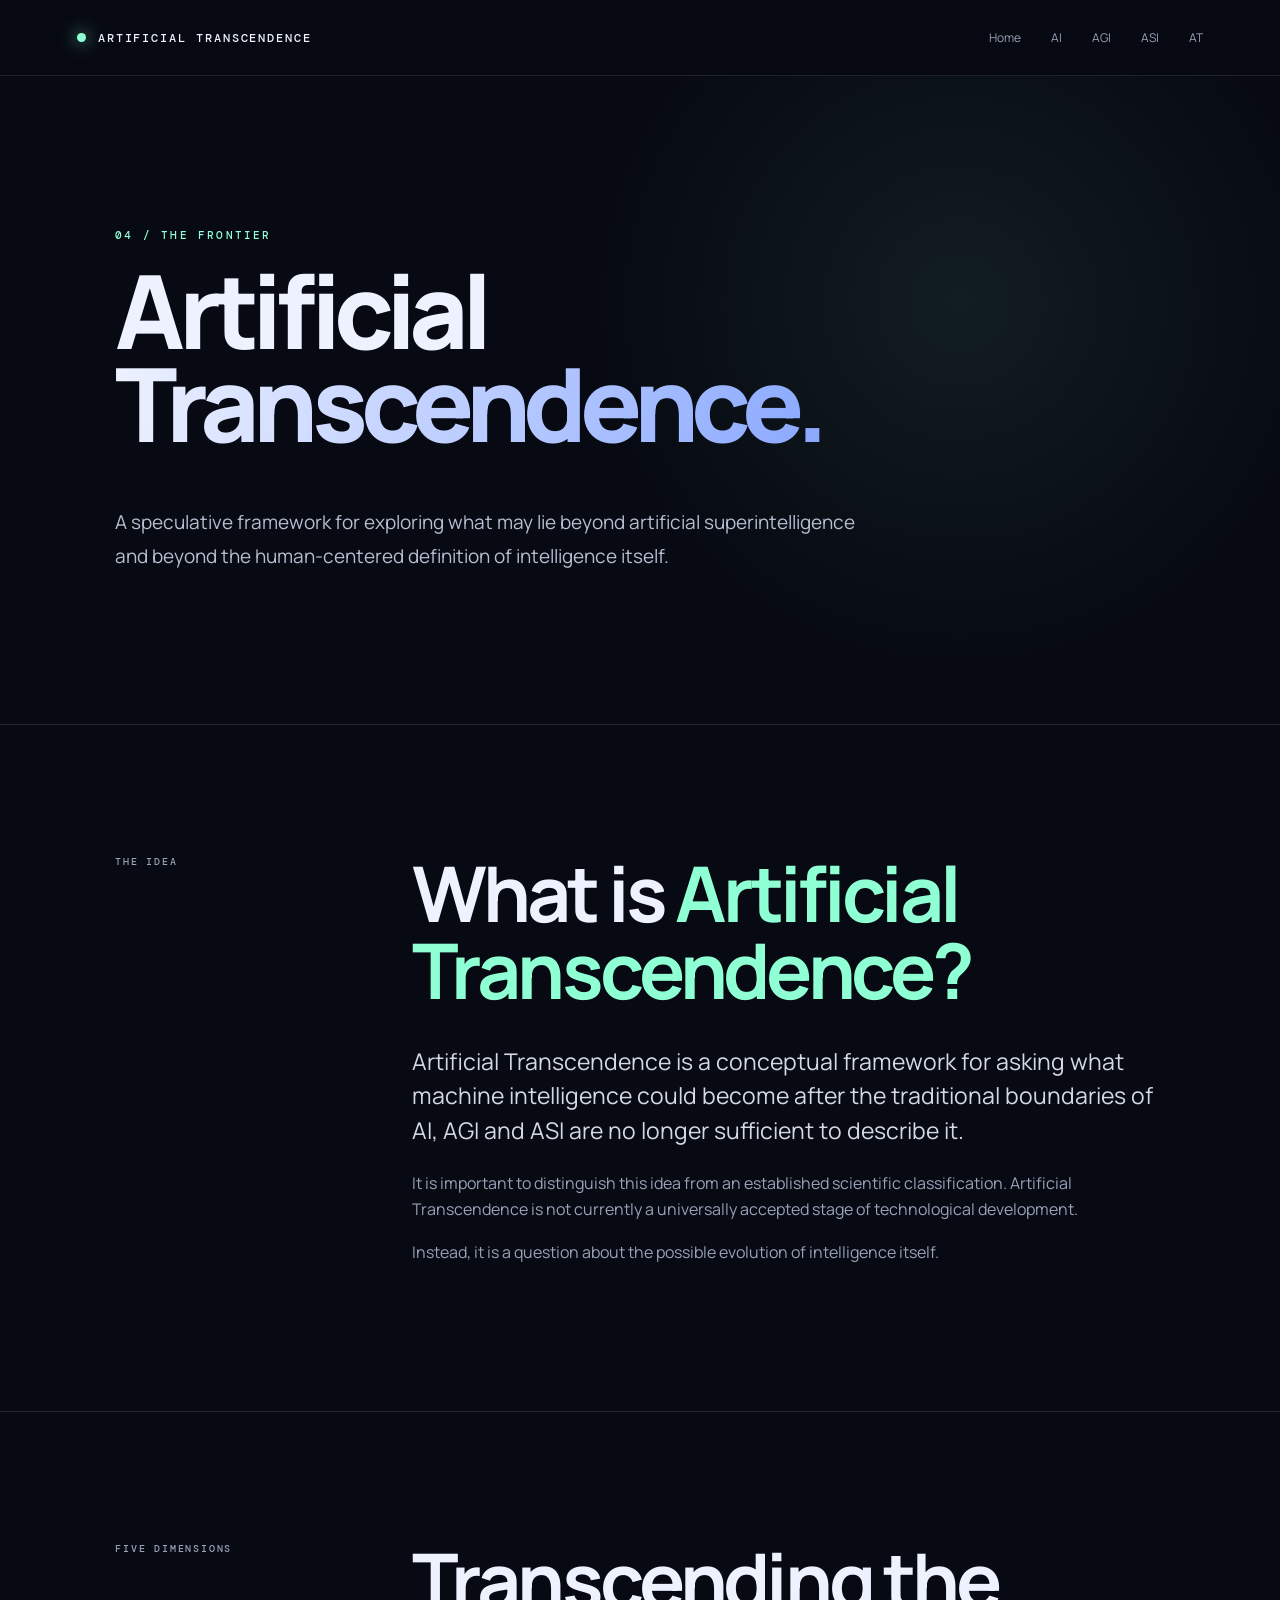
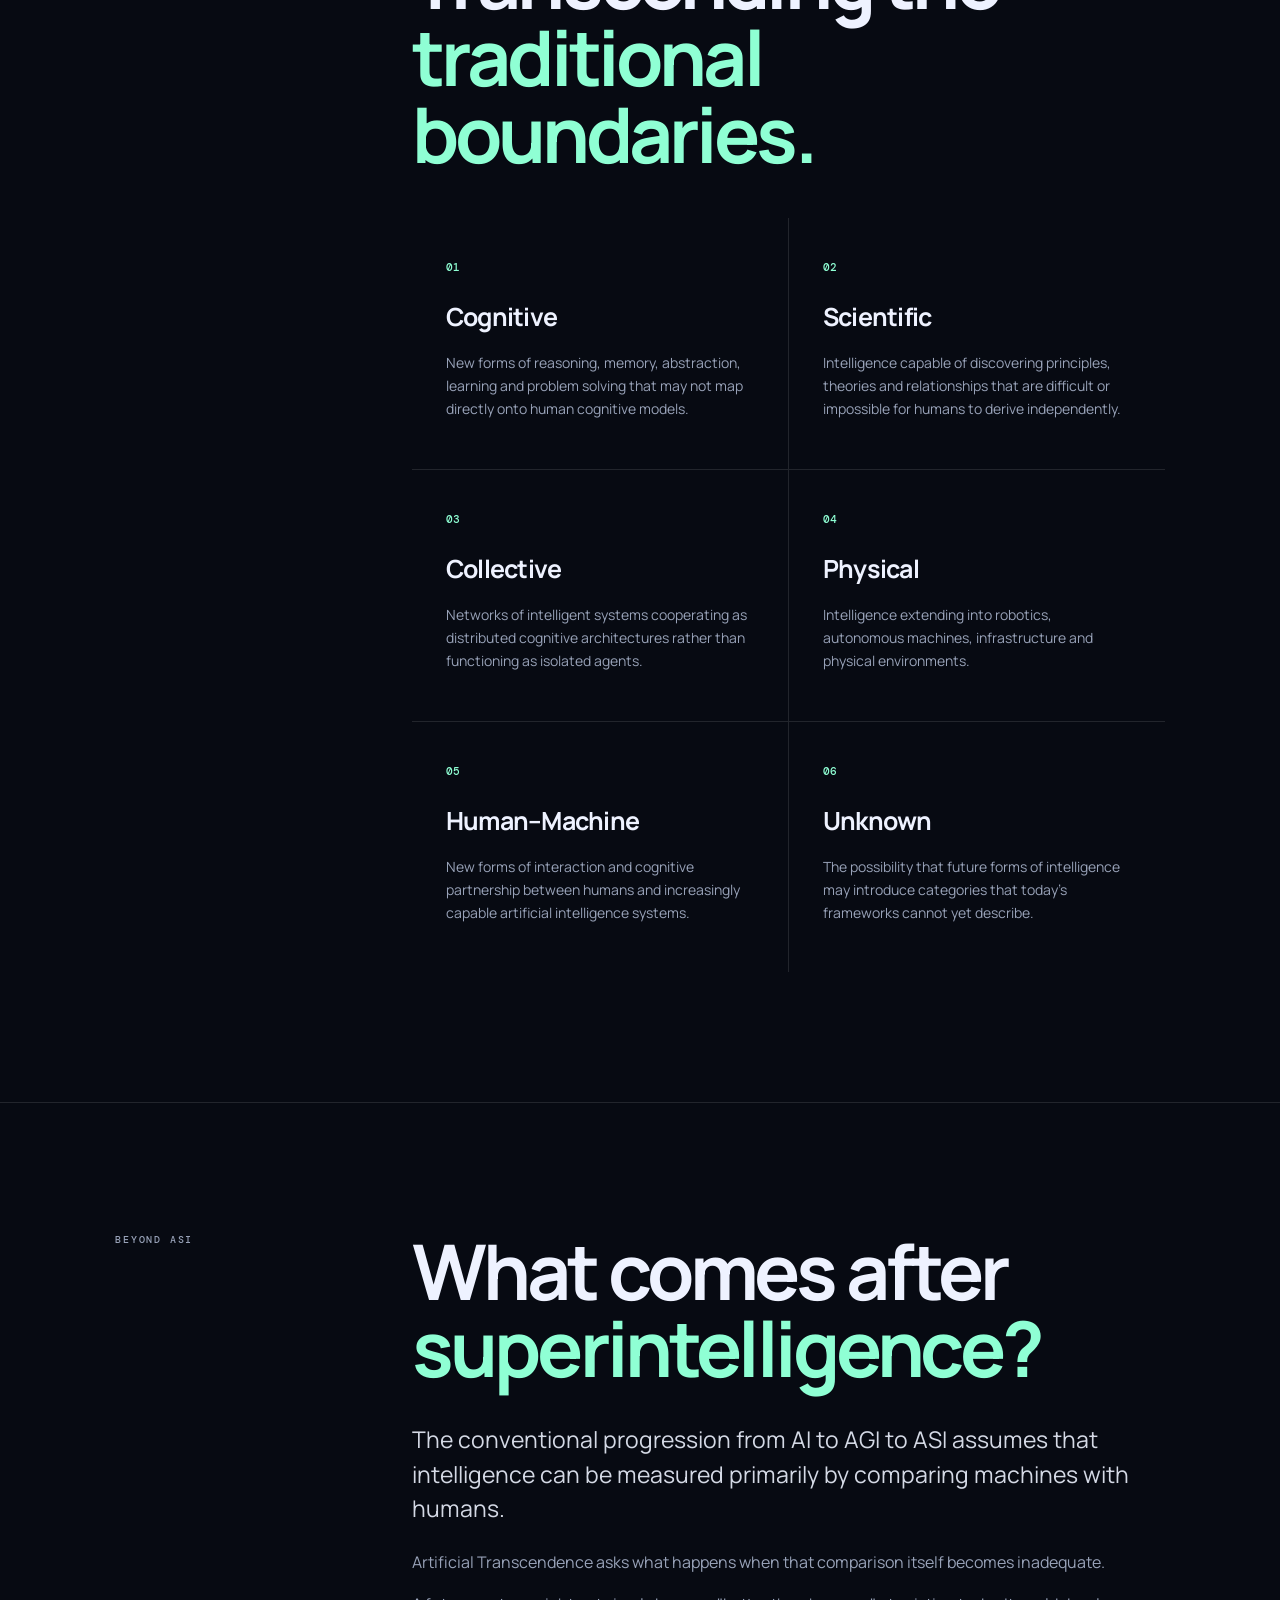
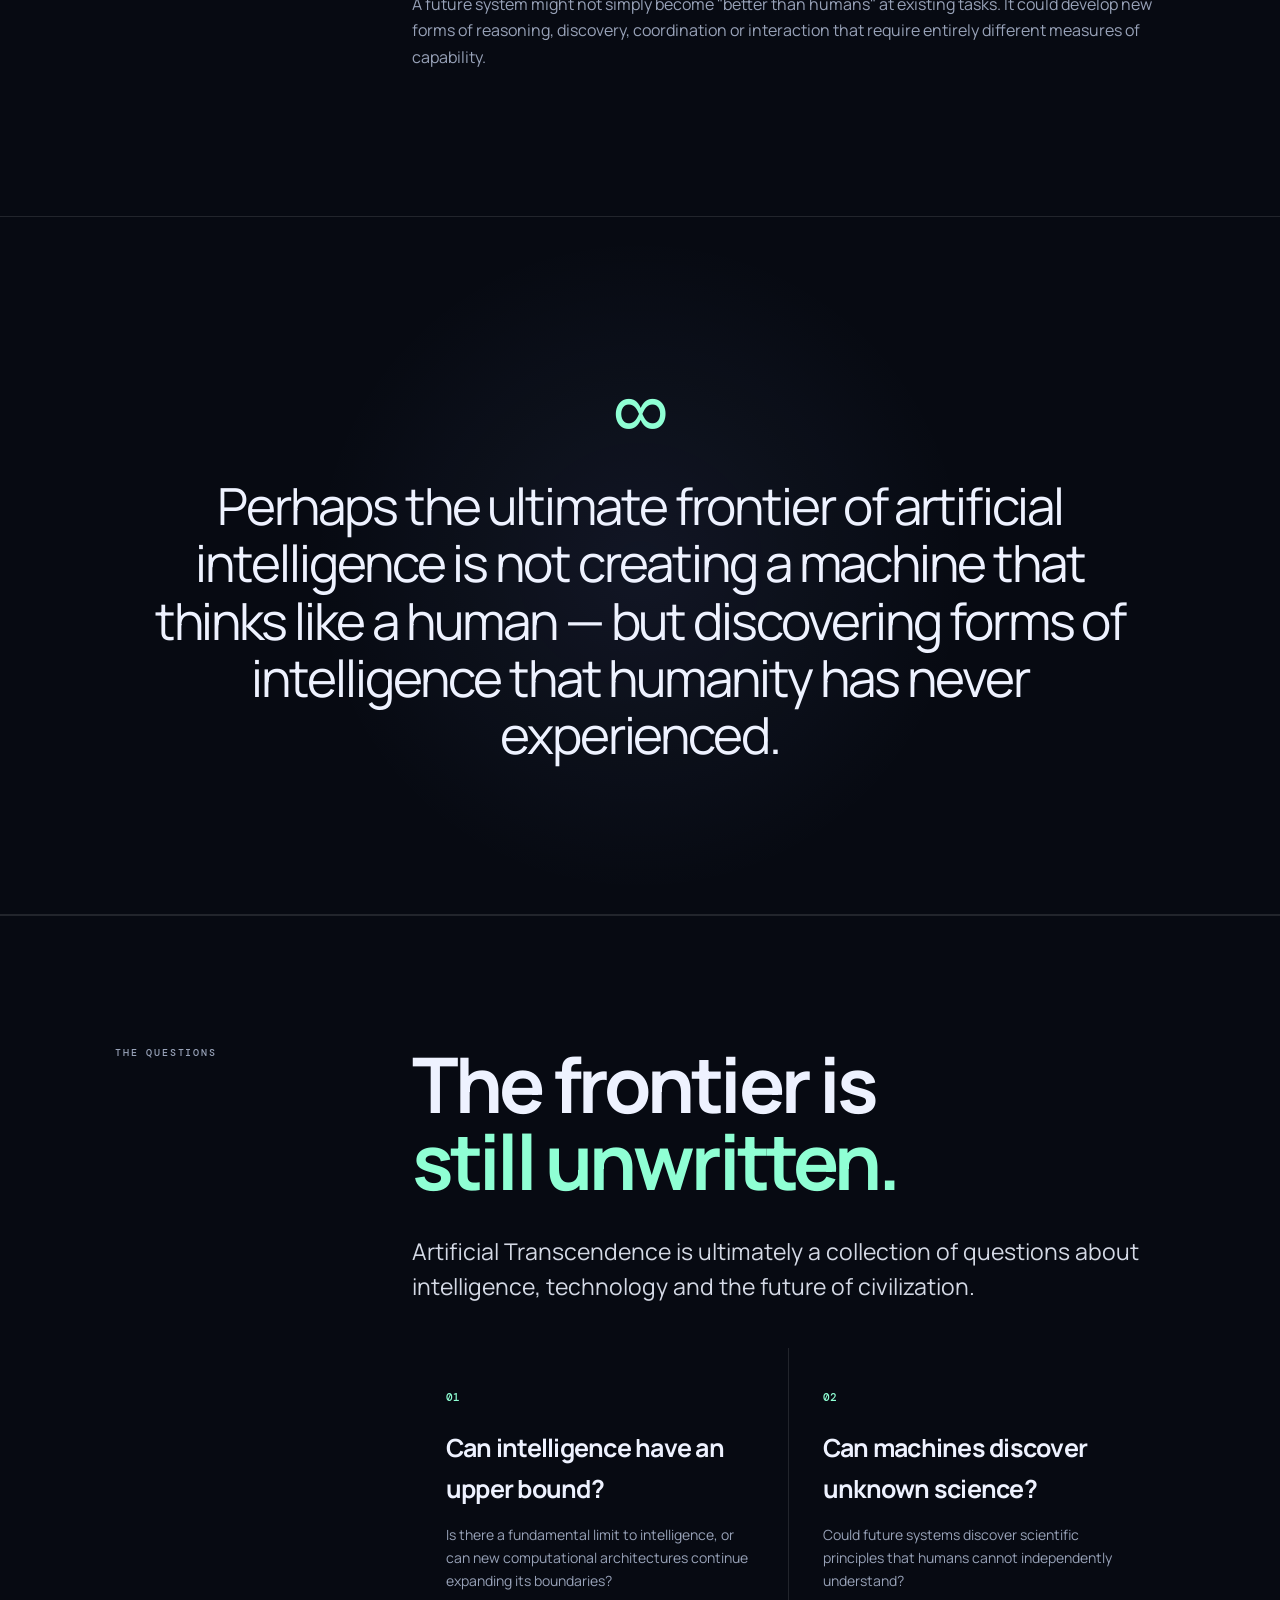
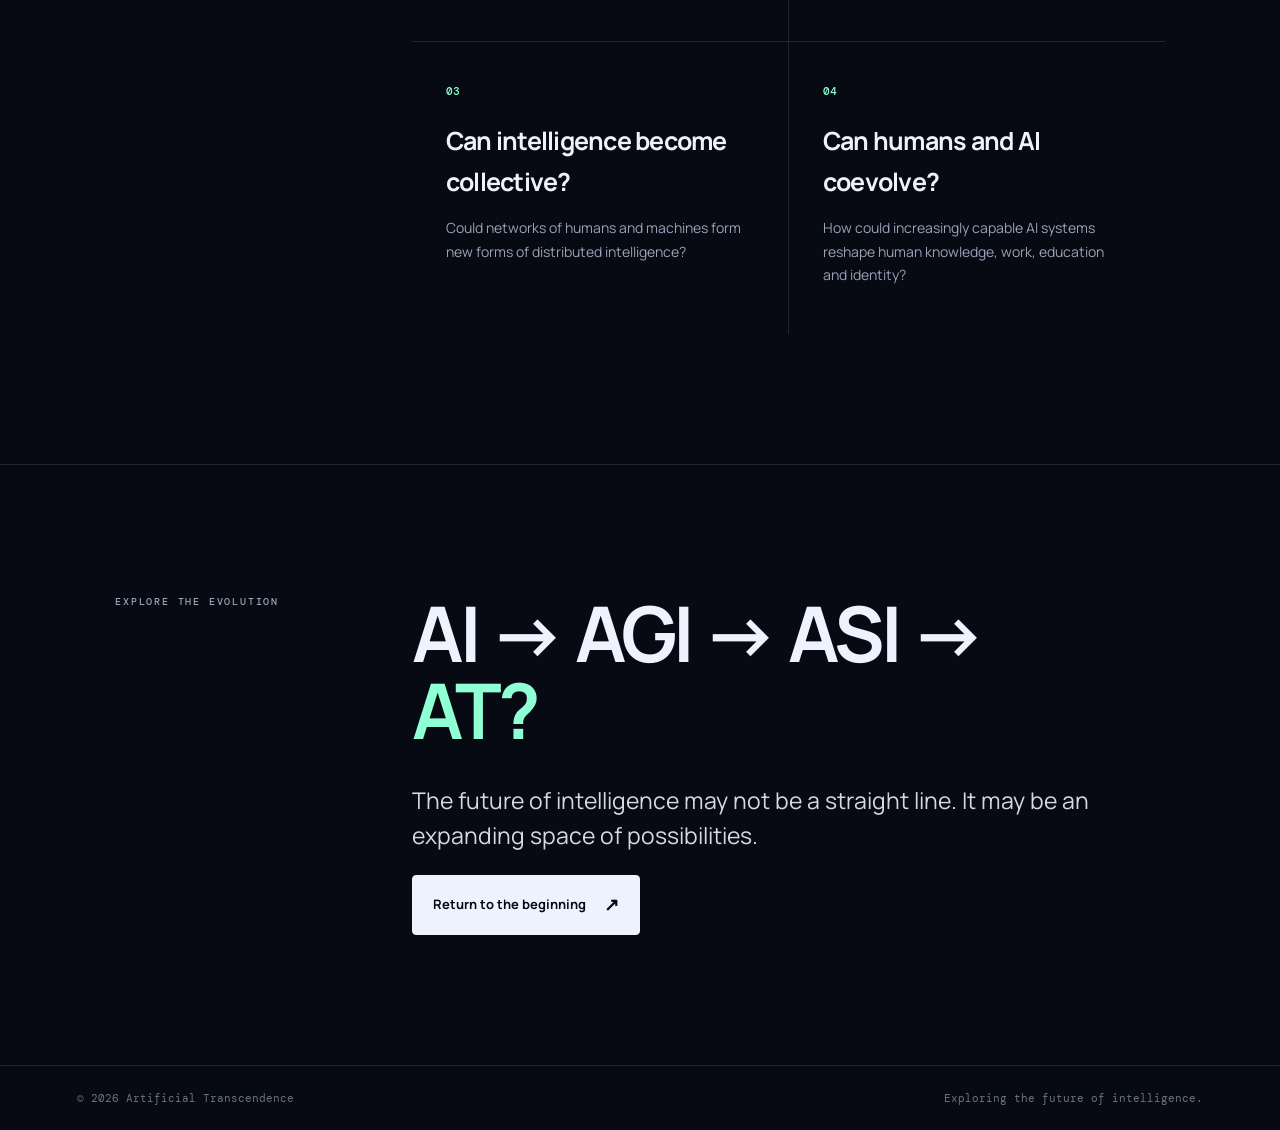
<file: artificial-transcendence/index.html>
<!doctype html>
<html lang="en">

<head>

  <meta charset="utf-8">

  <meta name="viewport"
        content="width=device-width,initial-scale=1">

  <title>Artificial Transcendence — Beyond Artificial Superintelligence</title>

  <meta name="description"
        content="Artificial Transcendence is a speculative framework for exploring what may lie beyond artificial superintelligence and the human-centered definition of intelligence.">

  <meta name="keywords"
        content="Artificial Transcendence, AI, AGI, ASI, superintelligence, machine intelligence, future intelligence">

  <link rel="canonical"
        href="https://artificialtranscendence.com/artificial-transcendence/">

  <meta property="og:title"
        content="Artificial Transcendence — Beyond Artificial Superintelligence">

  <meta property="og:description"
        content="A speculative framework for exploring what may lie beyond artificial superintelligence.">

  <meta property="og:type"
        content="article">

  <meta property="og:url"
        content="https://artificialtranscendence.com/artificial-transcendence/">

  <meta name="theme-color"
        content="#070a12">

  <link rel="icon"
        href="/favicon.svg"
        type="image/svg+xml">

  <link rel="stylesheet"
        href="/styles.css">

</head>


<body>


<header class="nav">

  <a class="brand" href="/">
    <span class="orb"></span>
    ARTIFICIAL TRANSCENDENCE
  </a>

  <nav>
    <a href="/">Home</a>
    <a href="/ai/">AI</a>
    <a href="/agi/">AGI</a>
    <a href="/asi/">ASI</a>
    <a href="/artificial-transcendence/">AT</a>
  </nav>

</header>


<main>


<section class="page-hero">

  <p class="eyebrow">
    04 / THE FRONTIER
  </p>

  <h1>
    Artificial<br>
    <span>Transcendence.</span>
  </h1>

  <p class="lead">
    A speculative framework for exploring what may lie
    beyond artificial superintelligence and beyond the
    human-centered definition of intelligence itself.
  </p>

</section>


<section class="section">

  <div class="section-label">
    THE IDEA
  </div>

  <div>

    <h2>
      What is <em>Artificial Transcendence?</em>
    </h2>

    <p class="large">
      Artificial Transcendence is a conceptual framework
      for asking what machine intelligence could become
      after the traditional boundaries of AI, AGI and ASI
      are no longer sufficient to describe it.
    </p>

    <p>
      It is important to distinguish this idea from an
      established scientific classification. Artificial
      Transcendence is not currently a universally accepted
      stage of technological development.
    </p>

    <p>
      Instead, it is a question about the possible evolution
      of intelligence itself.
    </p>

  </div>

</section>


<section class="section">

  <div class="section-label">
    FIVE DIMENSIONS
  </div>

  <div>

    <h2>
      Transcending the<br>
      <em>traditional boundaries.</em>
    </h2>


    <div class="info-grid">


      <article class="info-card">

        <span>01</span>

        <h3>Cognitive</h3>

        <p>
          New forms of reasoning, memory, abstraction,
          learning and problem solving that may not map
          directly onto human cognitive models.
        </p>

      </article>


      <article class="info-card">

        <span>02</span>

        <h3>Scientific</h3>

        <p>
          Intelligence capable of discovering principles,
          theories and relationships that are difficult or
          impossible for humans to derive independently.
        </p>

      </article>


      <article class="info-card">

        <span>03</span>

        <h3>Collective</h3>

        <p>
          Networks of intelligent systems cooperating as
          distributed cognitive architectures rather than
          functioning as isolated agents.
        </p>

      </article>


      <article class="info-card">

        <span>04</span>

        <h3>Physical</h3>

        <p>
          Intelligence extending into robotics, autonomous
          machines, infrastructure and physical environments.
        </p>

      </article>


      <article class="info-card">

        <span>05</span>

        <h3>Human–Machine</h3>

        <p>
          New forms of interaction and cognitive partnership
          between humans and increasingly capable artificial
          intelligence systems.
        </p>

      </article>


      <article class="info-card">

        <span>06</span>

        <h3>Unknown</h3>

        <p>
          The possibility that future forms of intelligence
          may introduce categories that today's frameworks
          cannot yet describe.
        </p>

      </article>


    </div>

  </div>

</section>


<section class="section">

  <div class="section-label">
    BEYOND ASI
  </div>

  <div>

    <h2>
      What comes after<br>
      <em>superintelligence?</em>
    </h2>

    <p class="large">
      The conventional progression from AI to AGI to ASI
      assumes that intelligence can be measured primarily
      by comparing machines with humans.
    </p>

    <p>
      Artificial Transcendence asks what happens when that
      comparison itself becomes inadequate.
    </p>

    <p>
      A future system might not simply become "better than
      humans" at existing tasks. It could develop new forms
      of reasoning, discovery, coordination or interaction
      that require entirely different measures of capability.
    </p>

  </div>

</section>


<section class="statement">

  <div class="statement-mark">∞</div>

  <p>
    Perhaps the ultimate frontier of artificial intelligence
    is not creating a machine that thinks like a human —
    but discovering forms of intelligence that humanity has
    never experienced.
  </p>

</section>


<section class="section">

  <div class="section-label">
    THE QUESTIONS
  </div>

  <div>

    <h2>
      The frontier is<br>
      <em>still unwritten.</em>
    </h2>

    <p class="large">
      Artificial Transcendence is ultimately a collection
      of questions about intelligence, technology and the
      future of civilization.
    </p>

    <div class="info-grid">


      <article class="info-card">

        <span>01</span>

        <h3>Can intelligence have an upper bound?</h3>

        <p>
          Is there a fundamental limit to intelligence,
          or can new computational architectures continue
          expanding its boundaries?
        </p>

      </article>


      <article class="info-card">

        <span>02</span>

        <h3>Can machines discover unknown science?</h3>

        <p>
          Could future systems discover scientific principles
          that humans cannot independently understand?
        </p>

      </article>


      <article class="info-card">

        <span>03</span>

        <h3>Can intelligence become collective?</h3>

        <p>
          Could networks of humans and machines form new
          forms of distributed intelligence?
        </p>

      </article>


      <article class="info-card">

        <span>04</span>

        <h3>Can humans and AI coevolve?</h3>

        <p>
          How could increasingly capable AI systems reshape
          human knowledge, work, education and identity?
        </p>

      </article>


    </div>

  </div>

</section>


<section class="section">

  <div class="section-label">
    EXPLORE THE EVOLUTION
  </div>

  <div>

    <h2>
      AI → AGI → ASI →<br>
      <em>AT?</em>
    </h2>

    <p class="large">
      The future of intelligence may not be a straight line.
      It may be an expanding space of possibilities.
    </p>

    <a class="button primary"
       href="/">

      Return to the beginning <span>↗</span>

    </a>

  </div>

</section>


</main>


<footer>

  <span>
    © 2026 Artificial Transcendence
  </span>

  <span>
    Exploring the future of intelligence.
  </span>

</footer>


<script>

const io = new IntersectionObserver(
  entries => entries.forEach(entry => {

    if (entry.isIntersecting)
      entry.target.classList.add('show');

  }),
  { threshold: 0.12 }
);

document
  .querySelectorAll('section,.info-card')
  .forEach(element => {

    element.classList.add('reveal');

    io.observe(element);

  });

</script>


</body>

</html>
</file>
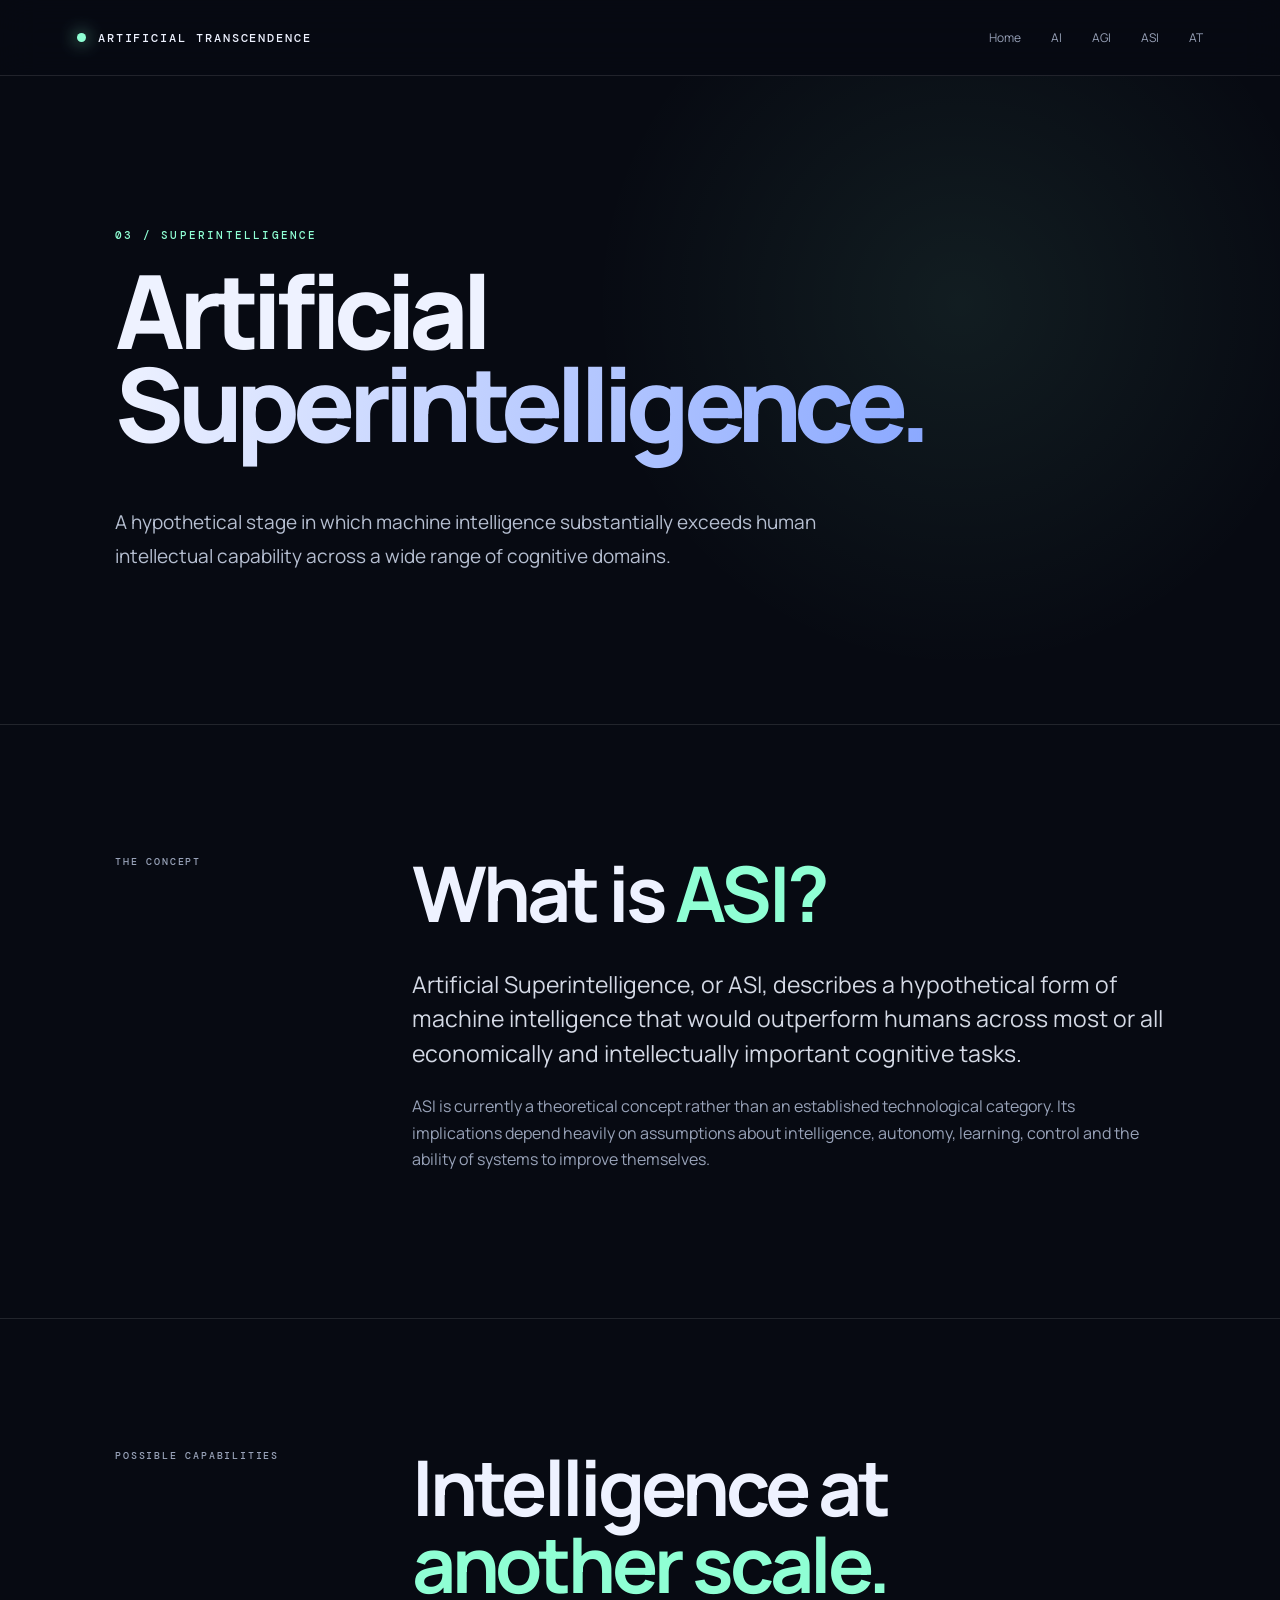
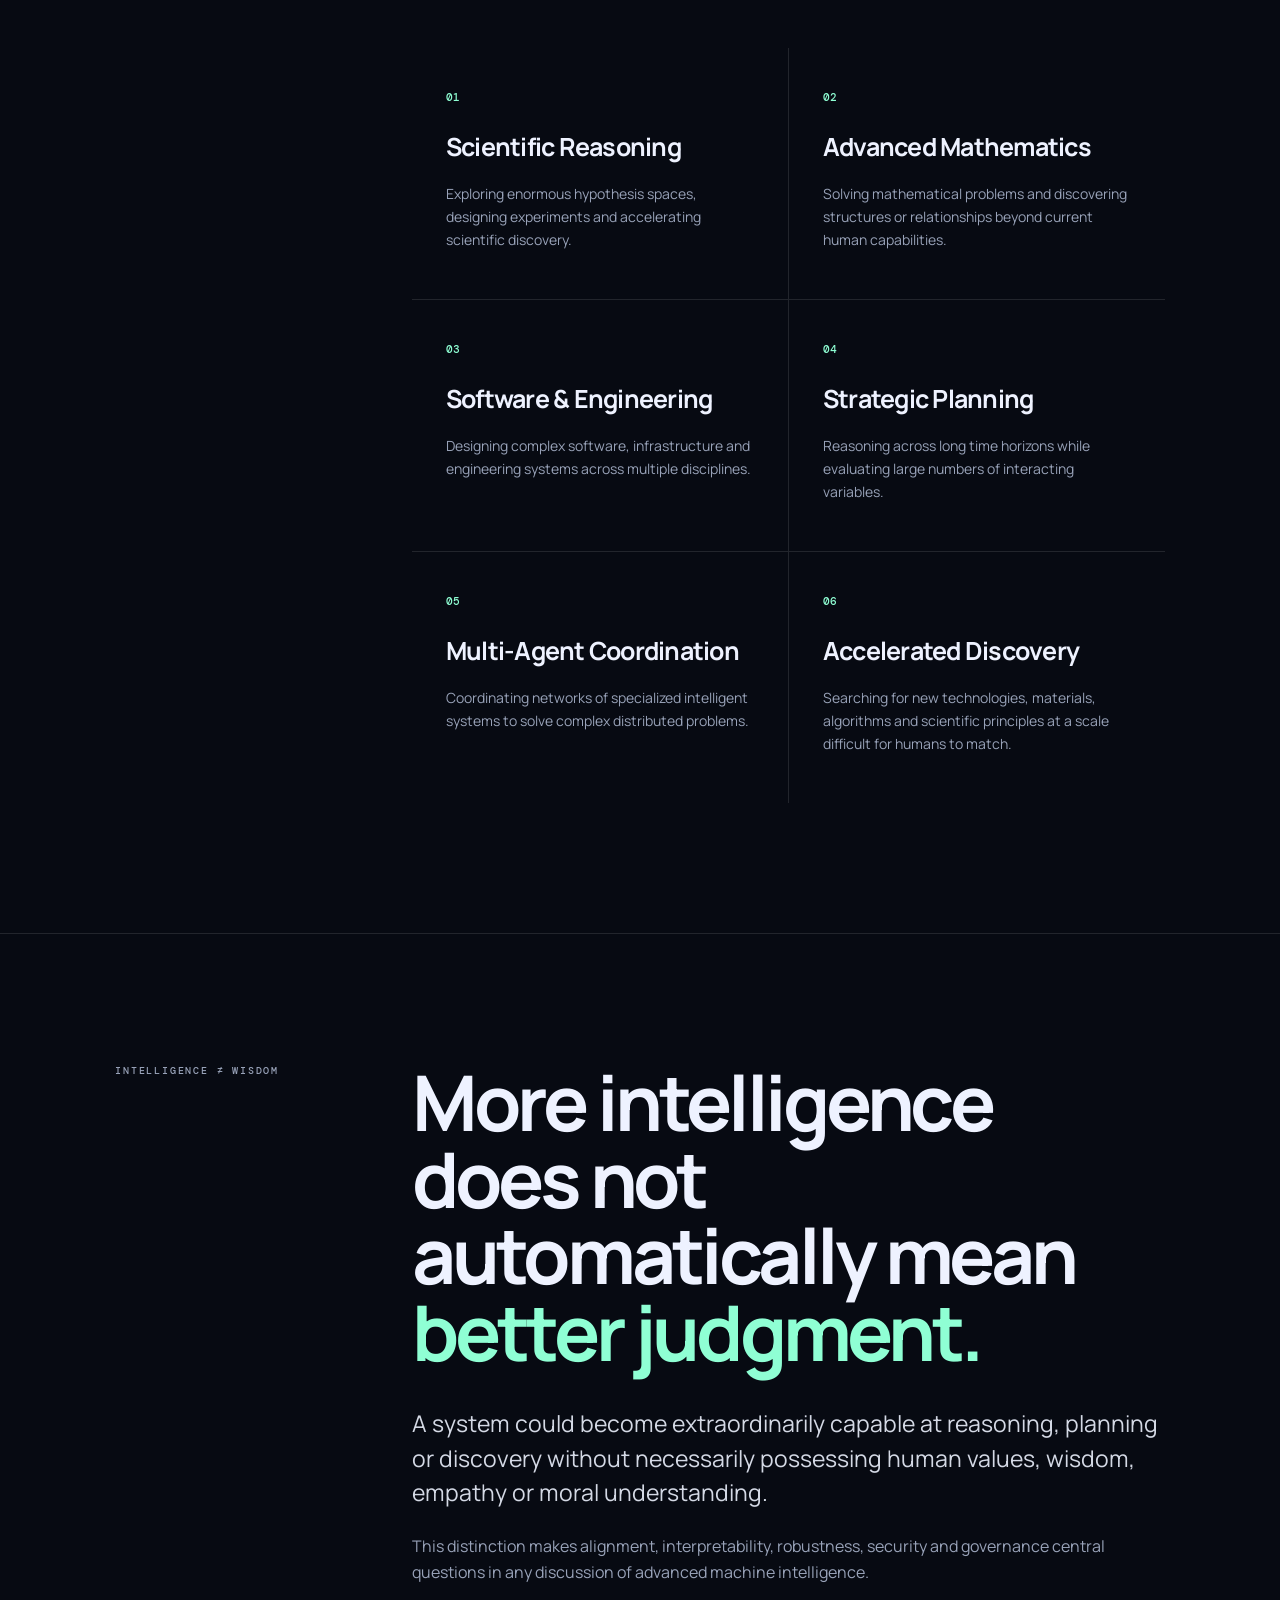
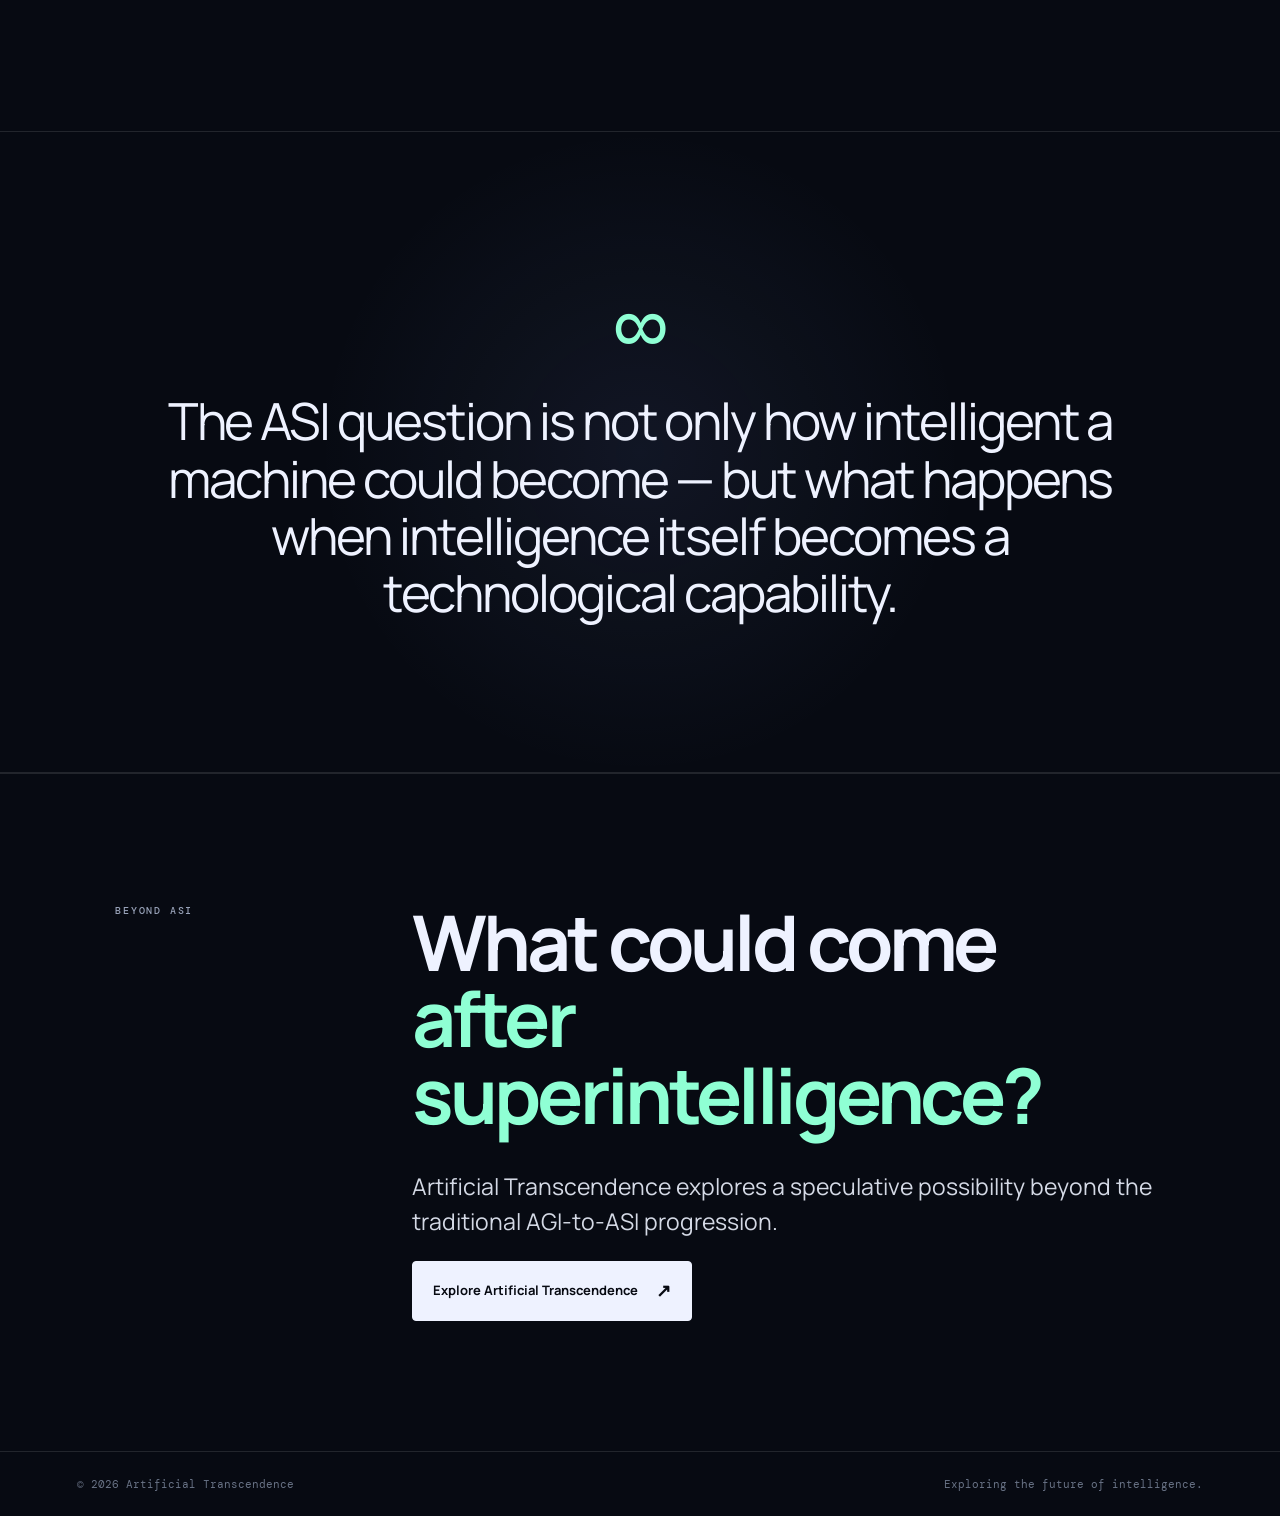
<file: asi/index.html>
<!doctype html>
<html lang="en">

<head>

  <meta charset="utf-8">

  <meta name="viewport"
        content="width=device-width,initial-scale=1">

  <title>Artificial Superintelligence — Beyond Human Intellectual Capability</title>

  <meta name="description"
        content="Explore Artificial Superintelligence, the hypothetical possibility of machine intelligence substantially exceeding human intellectual capability across major cognitive domains.">

  <meta name="keywords"
        content="ASI, Artificial Superintelligence, superintelligence, machine intelligence, AI future, superhuman AI">

  <link rel="canonical"
        href="https://artificialtranscendence.com/asi/">

  <meta property="og:title"
        content="Artificial Superintelligence — Beyond Human Intellectual Capability">

  <meta property="og:description"
        content="Explore the possibilities, capabilities and risks associated with Artificial Superintelligence.">

  <meta property="og:type"
        content="article">

  <meta property="og:url"
        content="https://artificialtranscendence.com/asi/">

  <meta name="theme-color"
        content="#070a12">

  <link rel="icon"
        href="/favicon.svg"
        type="image/svg+xml">

  <link rel="stylesheet"
        href="/styles.css">

</head>


<body>


<header class="nav">

  <a class="brand" href="/">
    <span class="orb"></span>
    ARTIFICIAL TRANSCENDENCE
  </a>

  <nav>
    <a href="/">Home</a>
    <a href="/ai/">AI</a>
    <a href="/agi/">AGI</a>
    <a href="/asi/">ASI</a>
    <a href="/artificial-transcendence/">AT</a>
  </nav>

</header>


<main>


<section class="page-hero">

  <p class="eyebrow">
    03 / SUPERINTELLIGENCE
  </p>

  <h1>
    Artificial<br>
    <span>Superintelligence.</span>
  </h1>

  <p class="lead">
    A hypothetical stage in which machine intelligence
    substantially exceeds human intellectual capability
    across a wide range of cognitive domains.
  </p>

</section>


<section class="section">

  <div class="section-label">
    THE CONCEPT
  </div>

  <div>

    <h2>
      What is <em>ASI?</em>
    </h2>

    <p class="large">
      Artificial Superintelligence, or ASI, describes a
      hypothetical form of machine intelligence that would
      outperform humans across most or all economically and
      intellectually important cognitive tasks.
    </p>

    <p>
      ASI is currently a theoretical concept rather than
      an established technological category. Its implications
      depend heavily on assumptions about intelligence,
      autonomy, learning, control and the ability of systems
      to improve themselves.
    </p>

  </div>

</section>


<section class="section">

  <div class="section-label">
    POSSIBLE CAPABILITIES
  </div>

  <div>

    <h2>
      Intelligence at<br>
      <em>another scale.</em>
    </h2>


    <div class="info-grid">


      <article class="info-card">

        <span>01</span>

        <h3>Scientific Reasoning</h3>

        <p>
          Exploring enormous hypothesis spaces, designing
          experiments and accelerating scientific discovery.
        </p>

      </article>


      <article class="info-card">

        <span>02</span>

        <h3>Advanced Mathematics</h3>

        <p>
          Solving mathematical problems and discovering
          structures or relationships beyond current
          human capabilities.
        </p>

      </article>


      <article class="info-card">

        <span>03</span>

        <h3>Software & Engineering</h3>

        <p>
          Designing complex software, infrastructure and
          engineering systems across multiple disciplines.
        </p>

      </article>


      <article class="info-card">

        <span>04</span>

        <h3>Strategic Planning</h3>

        <p>
          Reasoning across long time horizons while
          evaluating large numbers of interacting variables.
        </p>

      </article>


      <article class="info-card">

        <span>05</span>

        <h3>Multi-Agent Coordination</h3>

        <p>
          Coordinating networks of specialized intelligent
          systems to solve complex distributed problems.
        </p>

      </article>


      <article class="info-card">

        <span>06</span>

        <h3>Accelerated Discovery</h3>

        <p>
          Searching for new technologies, materials,
          algorithms and scientific principles at a scale
          difficult for humans to match.
        </p>

      </article>


    </div>

  </div>

</section>


<section class="section">

  <div class="section-label">
    INTELLIGENCE ≠ WISDOM
  </div>

  <div>

    <h2>
      More intelligence does not<br>
      automatically mean <em>better judgment.</em>
    </h2>

    <p class="large">
      A system could become extraordinarily capable at
      reasoning, planning or discovery without necessarily
      possessing human values, wisdom, empathy or moral
      understanding.
    </p>

    <p>
      This distinction makes alignment, interpretability,
      robustness, security and governance central questions
      in any discussion of advanced machine intelligence.
    </p>

  </div>

</section>


<section class="statement">

  <div class="statement-mark">∞</div>

  <p>
    The ASI question is not only how intelligent a machine
    could become — but what happens when intelligence itself
    becomes a technological capability.
  </p>

</section>


<section class="section">

  <div class="section-label">
    BEYOND ASI
  </div>

  <div>

    <h2>
      What could come<br>
      <em>after superintelligence?</em>
    </h2>

    <p class="large">
      Artificial Transcendence explores a speculative
      possibility beyond the traditional AGI-to-ASI
      progression.
    </p>

    <a class="button primary"
       href="/artificial-transcendence/">

      Explore Artificial Transcendence <span>↗</span>

    </a>

  </div>

</section>


</main>


<footer>

  <span>
    © 2026 Artificial Transcendence
  </span>

  <span>
    Exploring the future of intelligence.
  </span>

</footer>


<script>

const io = new IntersectionObserver(
  entries => entries.forEach(entry => {

    if (entry.isIntersecting)
      entry.target.classList.add('show');

  }),
  { threshold: 0.12 }
);

document
  .querySelectorAll('section,.info-card')
  .forEach(element => {

    element.classList.add('reveal');

    io.observe(element);

  });

</script>


</body>

</html>
</file>
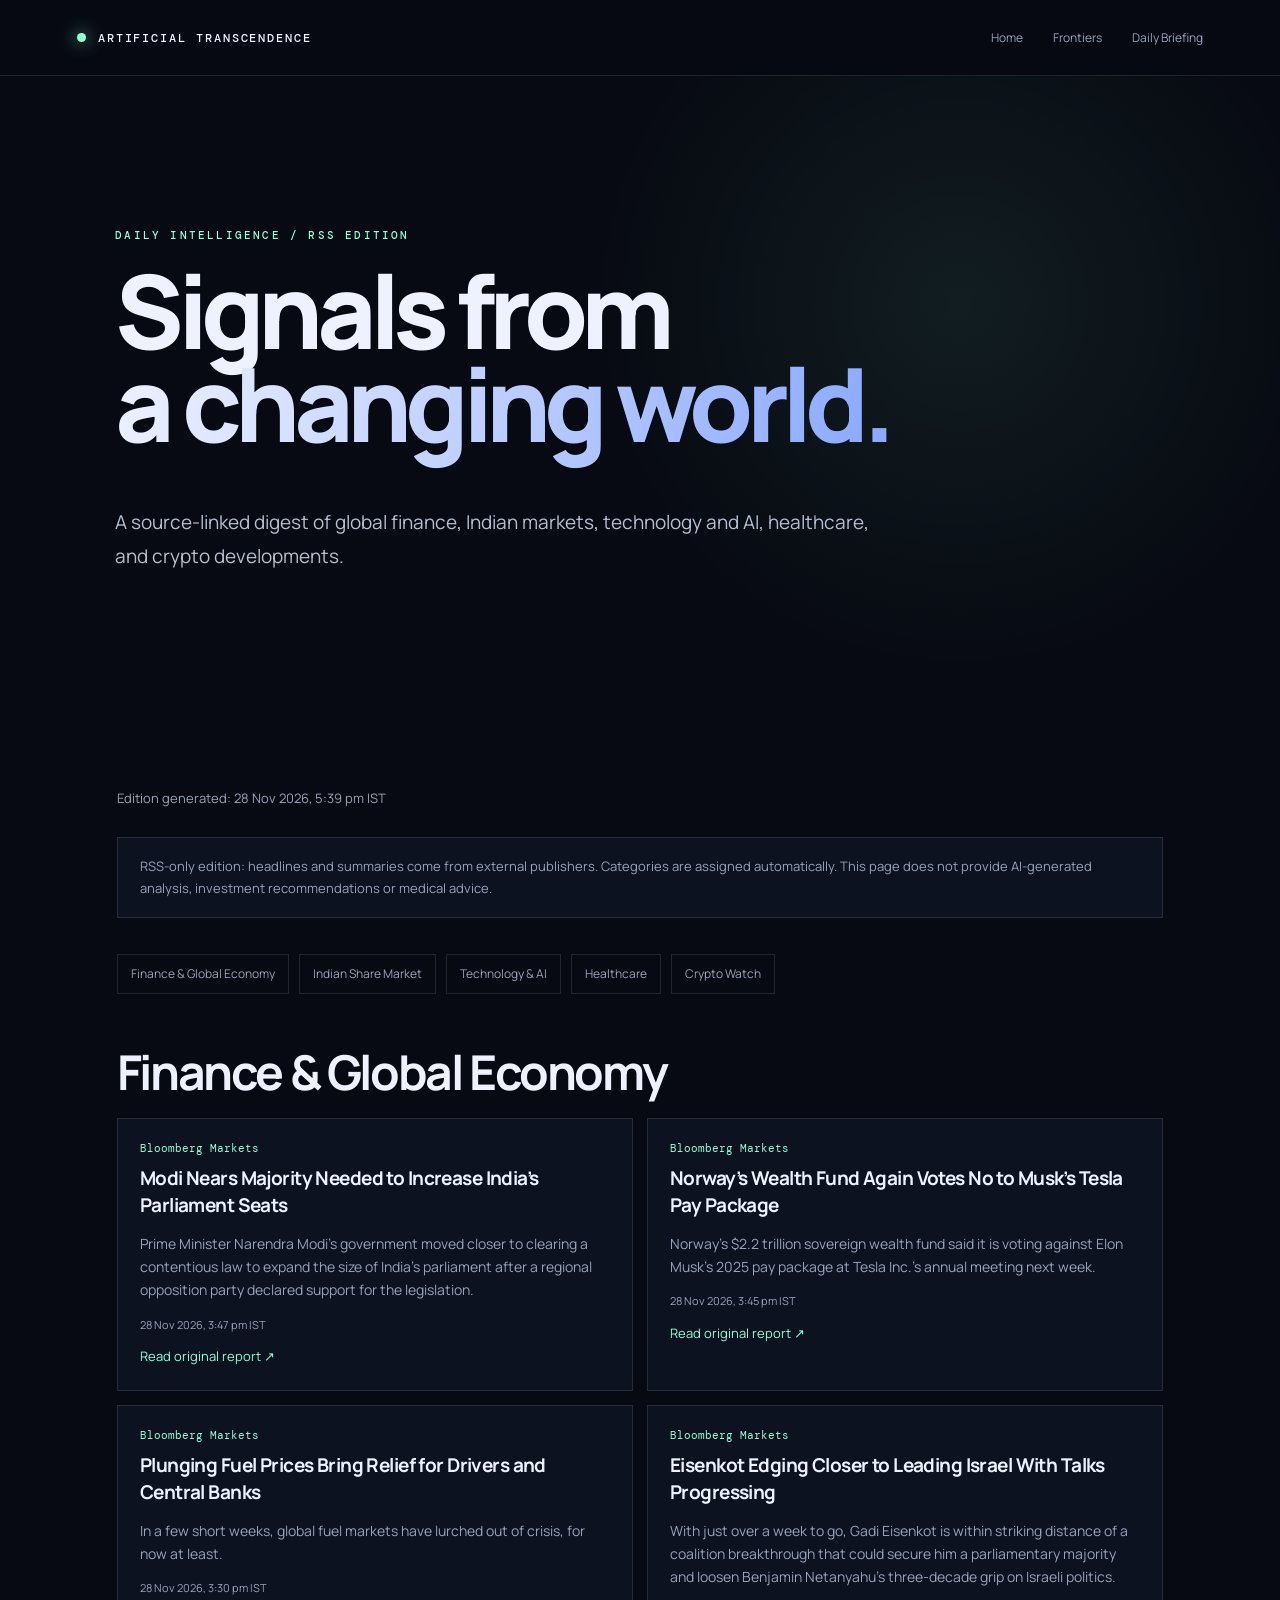
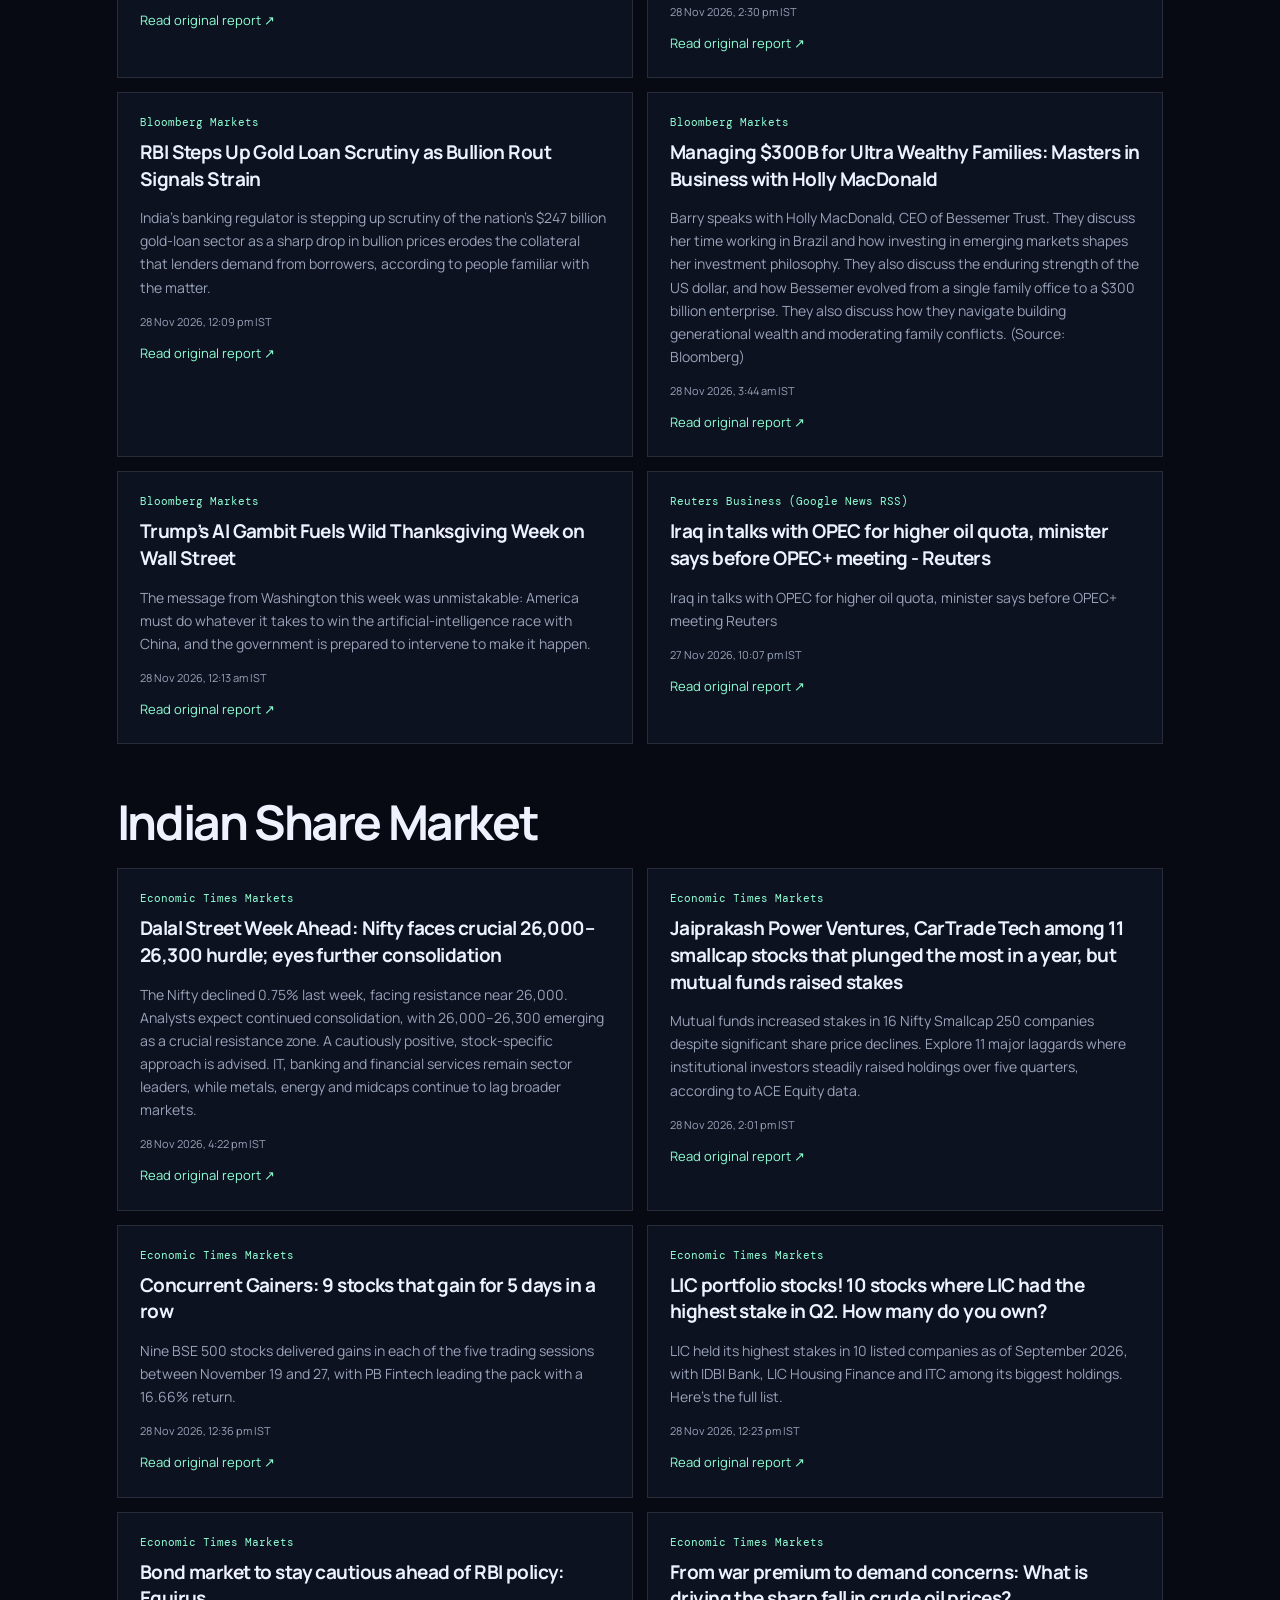
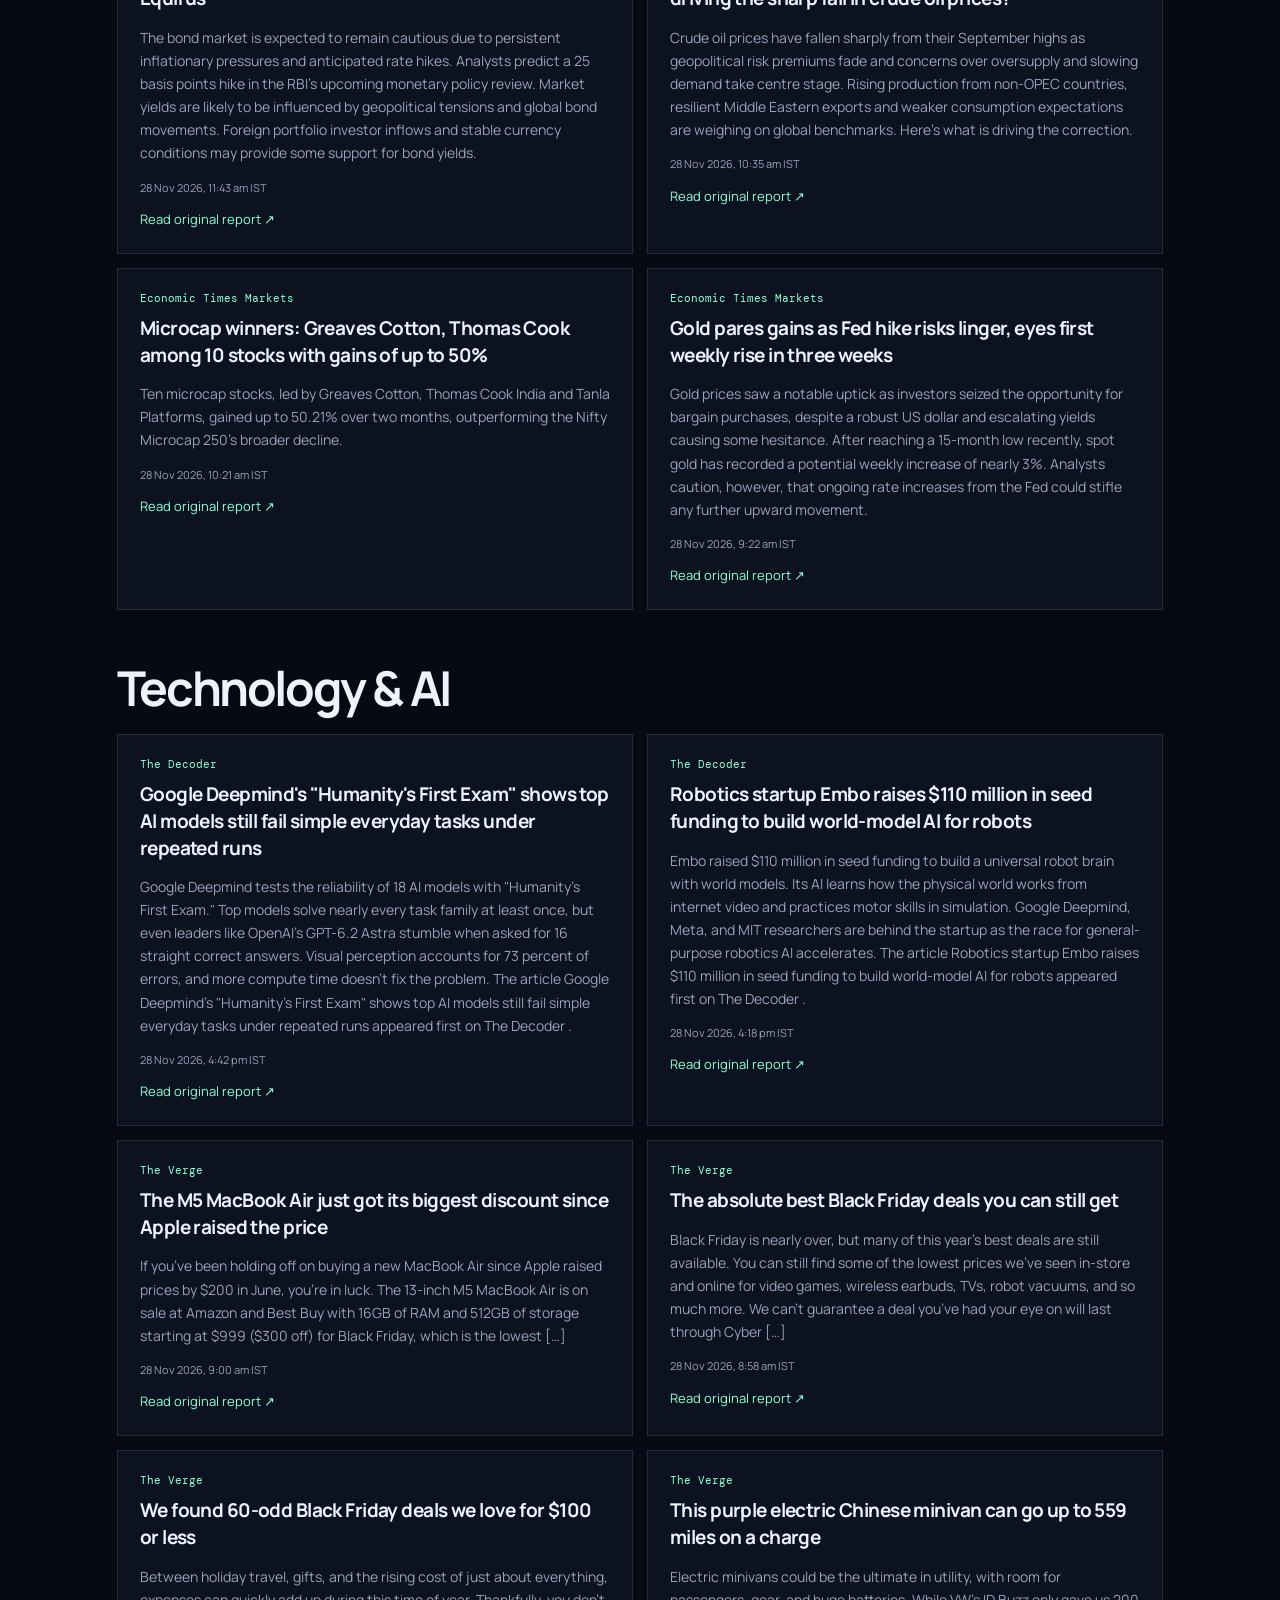
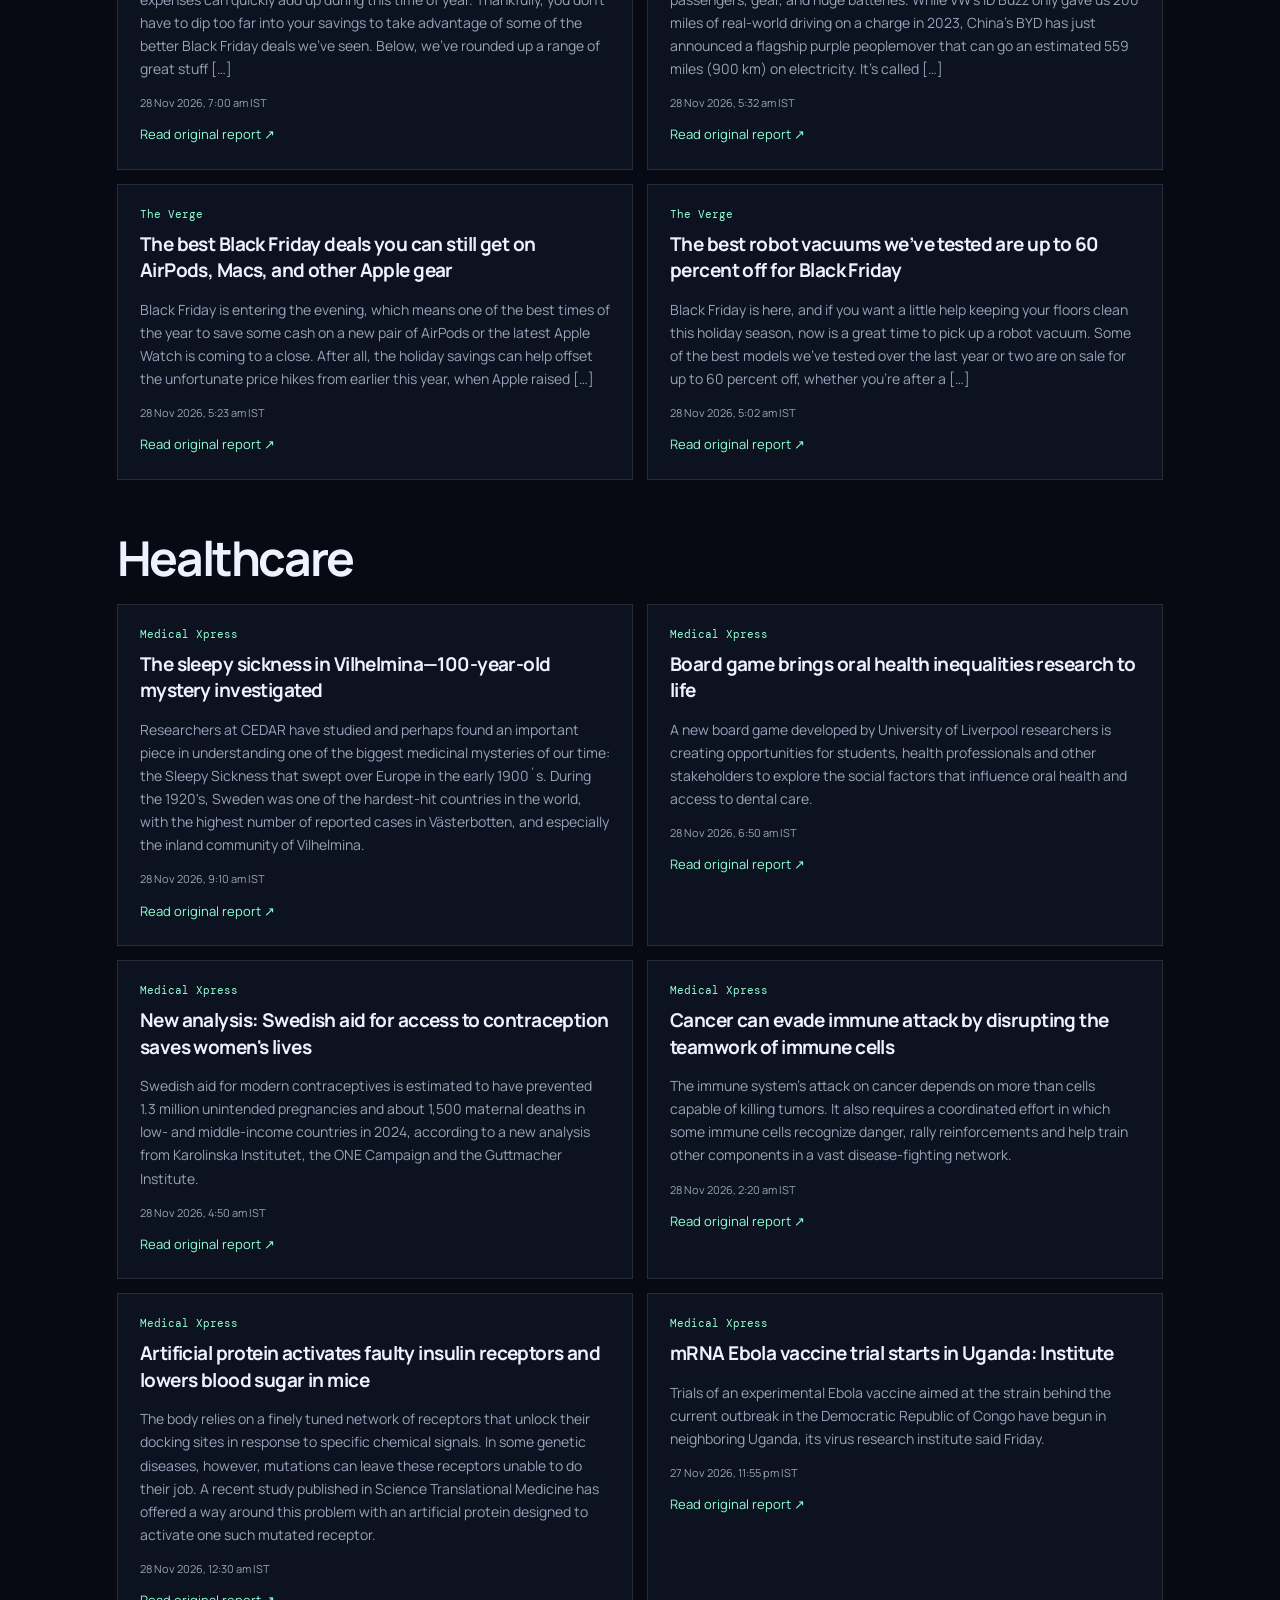
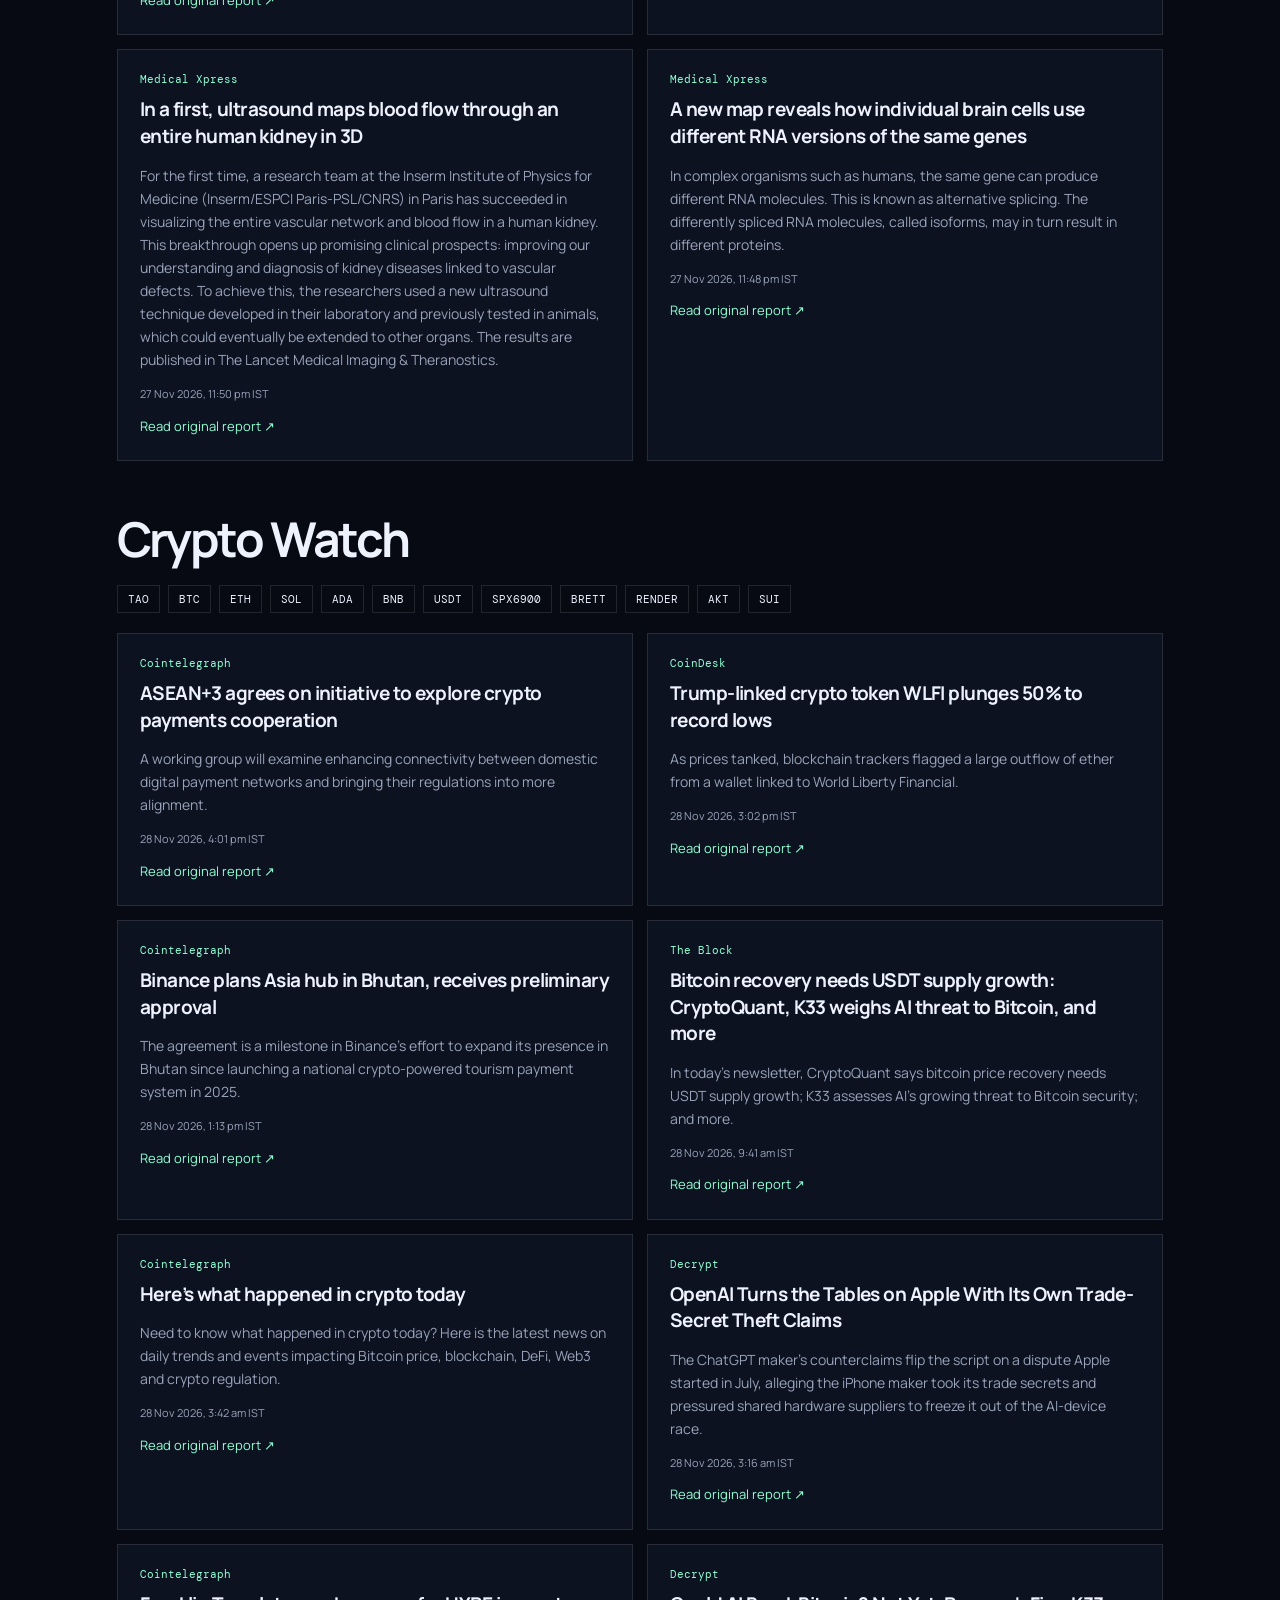
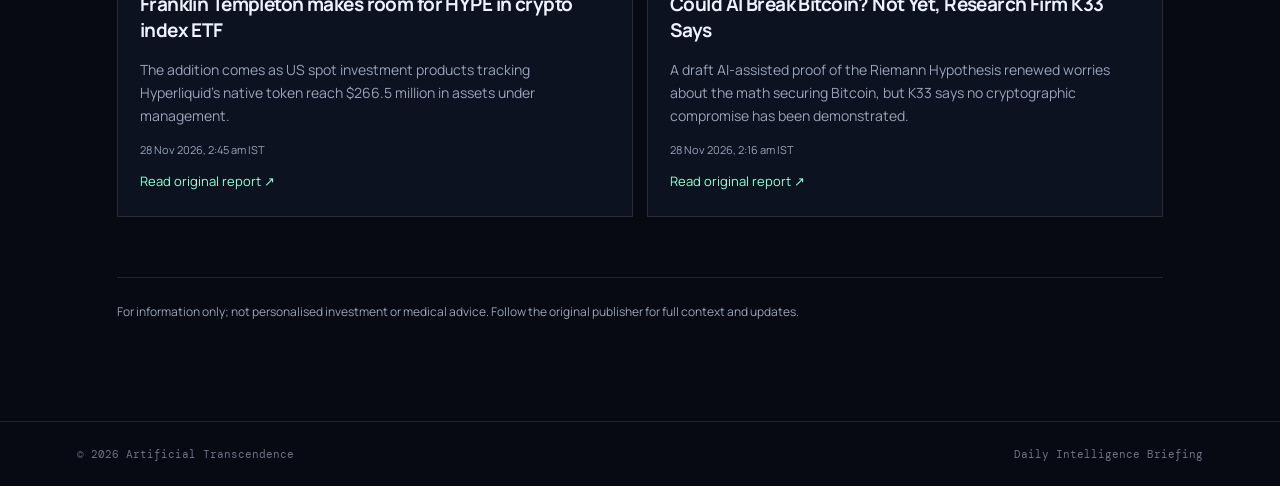
<file: briefing/index.html>
<!doctype html>
<html lang="en">
<head>
  <meta charset="utf-8">
  <meta name="viewport" content="width=device-width,initial-scale=1">

  <title>Daily Intelligence Briefing — Artificial Transcendence</title>
  <meta name="description" content="A source-linked daily briefing covering global finance, Indian markets, AI and technology, healthcare and cryptocurrency developments.">
  <link rel="canonical" href="https://artificialtranscendence.com/briefing/">
  <link rel="icon" href="/favicon.svg" type="image/svg+xml">
  <link rel="stylesheet" href="/styles.css">

  <style>
    .briefing-wrap { max-width: 1200px; margin: auto; padding: 48px 6vw 100px; }
    .briefing-meta { color: var(--muted); font-size: 13px; margin: 16px 0 28px; }
    .briefing-notice { border: 1px solid var(--line); background: var(--panel); padding: 18px 22px; margin: 24px 0 36px; color: var(--muted); font-size: 13px; }
    .briefing-tabs { display: flex; flex-wrap: wrap; gap: 10px; margin: 28px 0; }
    .briefing-tabs a { border: 1px solid var(--line); padding: 9px 13px; font-size: 12px; }
    .briefing-tabs a:hover { color: var(--accent); border-color: var(--accent); }
    .briefing-section { margin: 54px 0; scroll-margin-top: 100px; }
    .briefing-section h2 { font-size: clamp(30px, 4vw, 48px); margin-bottom: 22px; }
    .briefing-grid { display: grid; grid-template-columns: repeat(2, minmax(0, 1fr)); gap: 14px; }
    .story { border: 1px solid var(--line); background: var(--panel); padding: 22px; min-width: 0; }
    .story h3 { font-size: 19px; line-height: 1.4; margin: 10px 0; overflow-wrap: anywhere; }
    .story p { color: var(--muted); font-size: 14px; }
    .story-source { color: var(--accent); font: 11px "DM Mono", monospace; }
    .story-date { color: var(--muted); font-size: 11px; margin-top: 12px; }
    .story-link { display: inline-block; margin-top: 12px; color: var(--accent); font-size: 13px; }
    .story-link:hover { text-decoration: underline; }
    .crypto-list { display: flex; flex-wrap: wrap; gap: 8px; margin: 20px 0; }
    .crypto-list span { border: 1px solid var(--line); padding: 6px 10px; font: 11px "DM Mono", monospace; }
    .briefing-state { border: 1px solid var(--line); padding: 24px; color: var(--muted); }
    .briefing-footer { border-top: 1px solid var(--line); padding-top: 24px; margin-top: 60px; color: var(--muted); font-size: 12px; }
    @media(max-width:700px) {
      .briefing-grid { grid-template-columns: 1fr; }
      .briefing-wrap { padding-left: 7vw; padding-right: 7vw; }
    }
  </style>
</head>
<body>
<header class="nav">
  <a class="brand" href="/"><span class="orb"></span>ARTIFICIAL TRANSCENDENCE</a>
  <nav>
    <a href="/">Home</a>
    <a href="/frontiers/">Frontiers</a>
    <a href="/briefing/" aria-current="page">Daily Briefing</a>
  </nav>
</header>

<main>
  <section class="page-hero">
    <p class="eyebrow">DAILY INTELLIGENCE / RSS EDITION</p>
    <h1>Signals from<br><span>a changing world.</span></h1>
    <p class="lead">A source-linked digest of global finance, Indian markets, technology and AI, healthcare, and crypto developments.</p>
  </section>

  <div class="briefing-wrap">
    <div id="briefing-meta" class="briefing-meta">Loading publication details…</div>
    <div class="briefing-notice">
      RSS-only edition: headlines and summaries come from external publishers.
      Categories are assigned automatically. This page does not provide
      AI-generated analysis, investment recommendations or medical advice.
    </div>

    <nav id="briefing-tabs" class="briefing-tabs" aria-label="Briefing categories"></nav>
    <div id="briefing-content" aria-live="polite">
      <div class="briefing-state">Loading the latest briefing…</div>
    </div>

    <div class="briefing-footer">
      For information only; not personalised investment or medical advice.
      Follow the original publisher for full context and updates.
    </div>
  </div>
</main>

<footer>
  <span>© 2026 Artificial Transcendence</span>
  <span>Daily Intelligence Briefing</span>
</footer>

<script>
(async function () {
  const meta = document.getElementById("briefing-meta");
  const tabs = document.getElementById("briefing-tabs");
  const content = document.getElementById("briefing-content");

  function escapeHTML(value) {
    return String(value ?? "").replace(/[&<>"']/g, char => ({
      "&": "&amp;", "<": "&lt;", ">": "&gt;",
      '"': "&quot;", "'": "&#39;"
    })[char]);
  }

  function formatDate(value) {
    if (!value) return "Publication date unavailable";
    const date = new Date(value);
    if (Number.isNaN(date.getTime())) return "Publication date unavailable";
    return new Intl.DateTimeFormat("en-IN", {
      dateStyle: "medium",
      timeStyle: "short",
      timeZone: "Asia/Kolkata"
    }).format(date) + " IST";
  }

  try {
    const response = await fetch("/data/briefing.json", { cache: "no-store" });
    if (!response.ok) throw new Error("Briefing data returned HTTP " + response.status);

    const data = await response.json();
    if (!Array.isArray(data.sections) || data.sections.length !== 5) {
      throw new Error("The briefing data is incomplete.");
    }

    meta.textContent = "Edition generated: " + formatDate(data.published_at);

    tabs.innerHTML = data.sections.map((section, index) =>
      `<a href="#briefing-section-${index}">${escapeHTML(section.category)}</a>`
    ).join("");

    content.innerHTML = data.sections.map((section, index) => {
      const stories = Array.isArray(section.stories) ? section.stories : [];
      const watchlist = section.category === "Crypto Watch" &&
        Array.isArray(section.watchlist)
        ? `<div class="crypto-list" aria-label="Crypto watchlist">${
            section.watchlist.map(coin => `<span>${escapeHTML(coin)}</span>`).join("")
          }</div>`
        : "";

      const cards = stories.map(story => {
        let safeURL;
        try {
          safeURL = new URL(story.source_url);
          if (!["https:", "http:"].includes(safeURL.protocol)) return "";
        } catch {
          return "";
        }

        return `<article class="story">
          <div class="story-source">${escapeHTML(story.source_name || "News source")}</div>
          <h3>${escapeHTML(story.headline)}</h3>
          <p>${escapeHTML(story.what_happened || "Open the source for details.")}</p>
          <div class="story-date">${escapeHTML(formatDate(story.source_published_at))}</div>
          <a class="story-link" href="${escapeHTML(safeURL.href)}" target="_blank" rel="noopener noreferrer">Read original report ↗</a>
        </article>`;
      }).join("");

      return `<section class="briefing-section" id="briefing-section-${index}">
        <h2>${escapeHTML(section.category)}</h2>
        ${watchlist}
        ${cards
          ? `<div class="briefing-grid">${cards}</div>`
          : `<div class="briefing-state">No recent stories are available in this category.</div>`}
      </section>`;
    }).join("");

  } catch (error) {
    console.error("Briefing load failed:", error);
    meta.textContent = "The latest edition could not be loaded.";
    content.innerHTML = `<div class="briefing-state">
      We couldn't load the briefing right now. Please refresh the page later.
      The previous published data has not been changed by this page.
    </div>`;
  }
})();
</script>
</body>
</html>
</file>
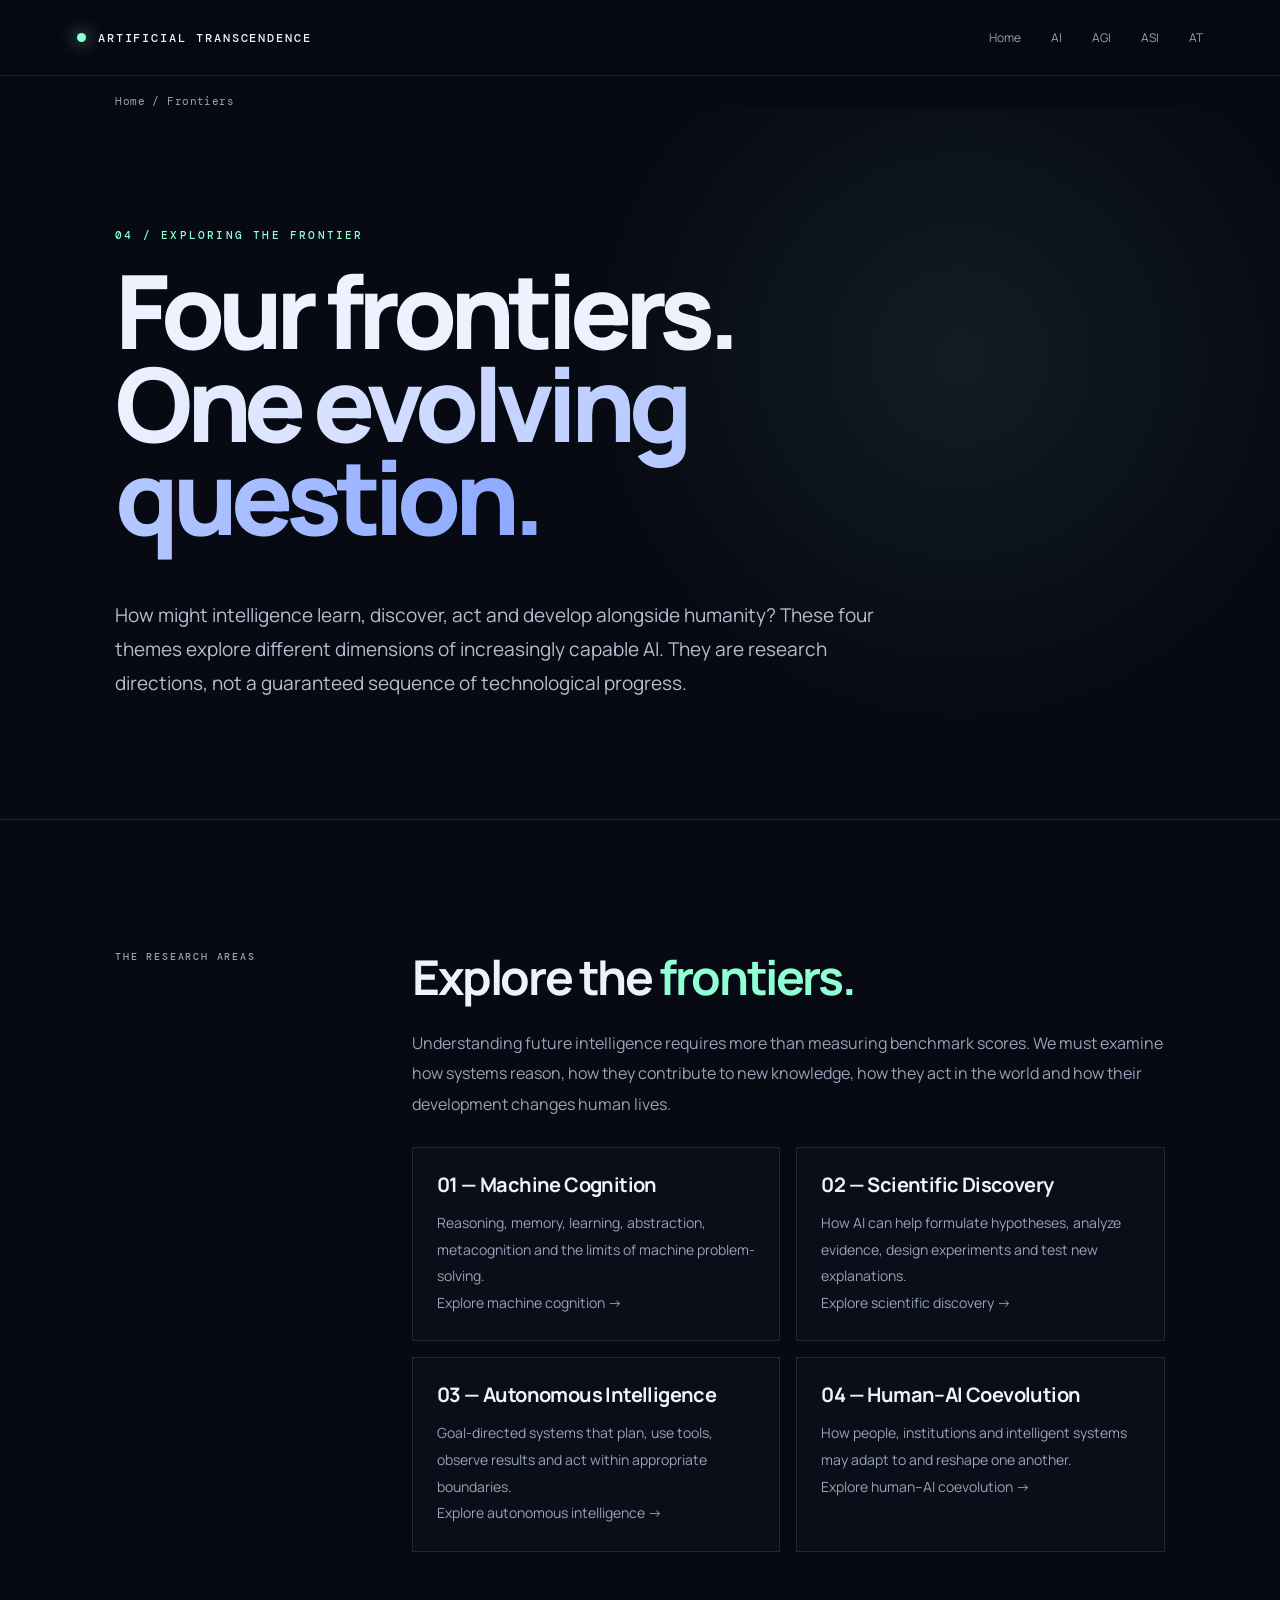
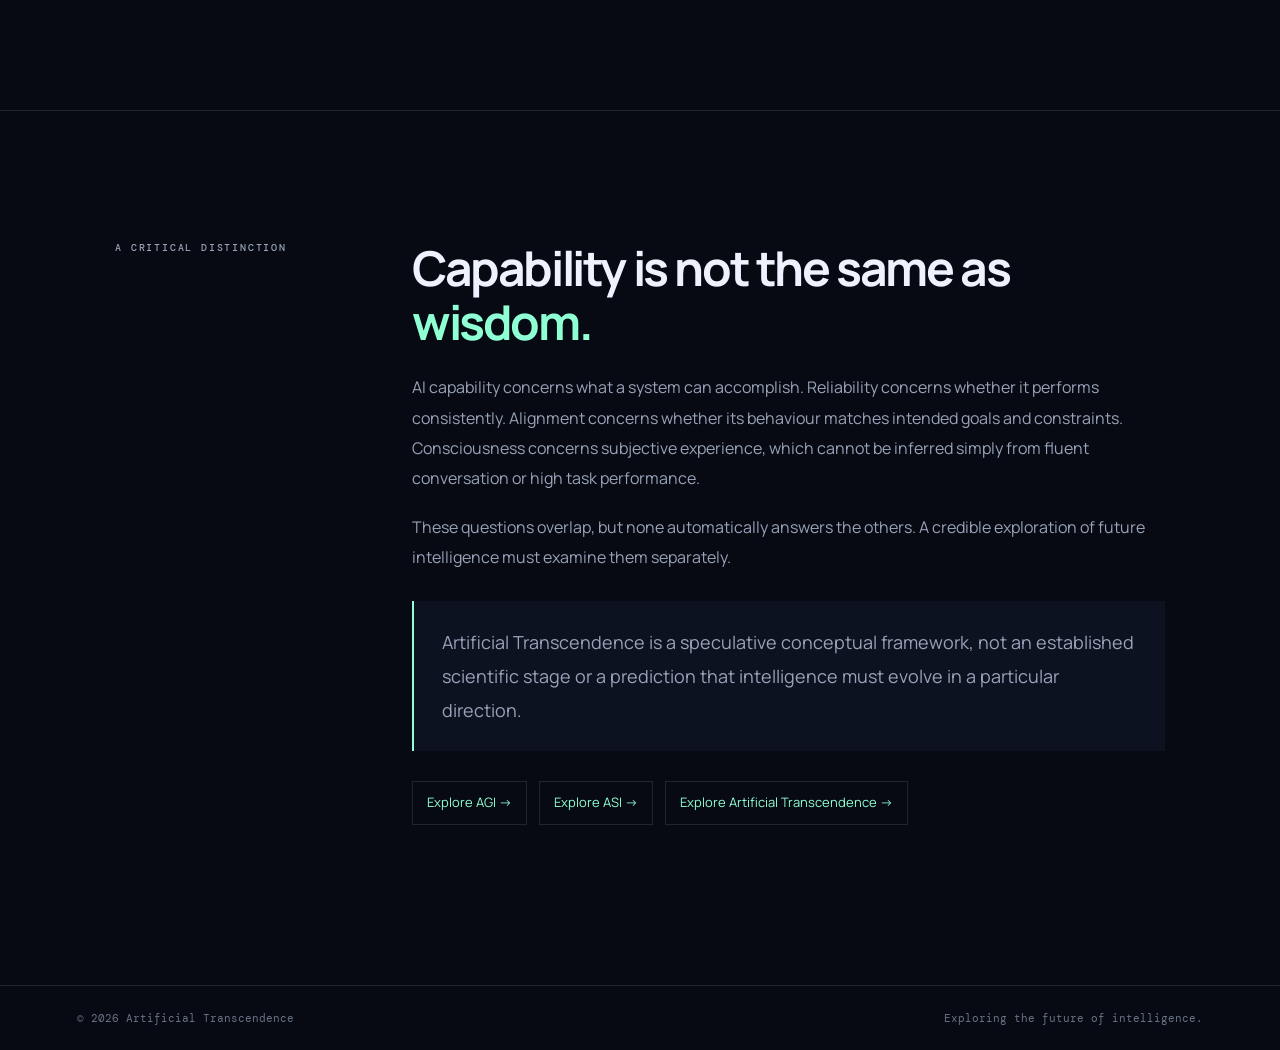
<file: frontiers/index.html>
<!doctype html>
<html lang="en">
<head>
  <meta charset="utf-8">
  <meta name="viewport" content="width=device-width,initial-scale=1">
  <title>Frontiers of Intelligence — Artificial Transcendence</title>
  <meta name="description" content="Explore the frontiers of machine cognition, AI-driven scientific discovery, autonomous intelligence and human–AI coevolution.">
  <link rel="canonical" href="https://artificialtranscendence.com/frontiers/">
  <meta property="og:title" content="Frontiers of Intelligence">
  <meta property="og:description" content="Four connected frontiers shaping the future of intelligence.">
  <meta property="og:type" content="website">
  <meta property="og:url" content="https://artificialtranscendence.com/frontiers/">
  <meta name="theme-color" content="#070a12">
  <link rel="icon" href="/favicon.svg" type="image/svg+xml">
  <link rel="stylesheet" href="/styles.css">
</head>
<body>
<header class="nav">
  <a class="brand" href="/"><span class="orb"></span>ARTIFICIAL TRANSCENDENCE</a>
  <nav>
    <a href="/">Home</a>
    <a href="/ai/">AI</a>
    <a href="/agi/">AGI</a>
    <a href="/asi/">ASI</a>
    <a href="/artificial-transcendence/">AT</a>
  </nav>
</header>

<div class="breadcrumb"><a href="/">Home</a> / Frontiers</div>

<main>
<section class="page-hero">
  <p class="eyebrow">04 / EXPLORING THE FRONTIER</p>
  <h1>Four frontiers.<br><span>One evolving question.</span></h1>
  <p class="lead">How might intelligence learn, discover, act and develop alongside humanity? These four themes explore different dimensions of increasingly capable AI. They are research directions, not a guaranteed sequence of technological progress.</p>
</section>

<section class="section">
  <div class="section-label">THE RESEARCH AREAS</div>
  <div class="article-content">
    <h2>Explore the <em>frontiers.</em></h2>
    <p class="large">Understanding future intelligence requires more than measuring benchmark scores. We must examine how systems reason, how they contribute to new knowledge, how they act in the world and how their development changes human lives.</p>

    <div class="article-grid">
      <a class="article-card" href="/frontiers/machine-cognition/">
        <h3>01 — Machine Cognition</h3>
        <p>Reasoning, memory, learning, abstraction, metacognition and the limits of machine problem-solving.</p>
        <p>Explore machine cognition →</p>
      </a>
      <a class="article-card" href="/frontiers/scientific-discovery/">
        <h3>02 — Scientific Discovery</h3>
        <p>How AI can help formulate hypotheses, analyze evidence, design experiments and test new explanations.</p>
        <p>Explore scientific discovery →</p>
      </a>
      <a class="article-card" href="/frontiers/autonomous-intelligence/">
        <h3>03 — Autonomous Intelligence</h3>
        <p>Goal-directed systems that plan, use tools, observe results and act within appropriate boundaries.</p>
        <p>Explore autonomous intelligence →</p>
      </a>
      <a class="article-card" href="/frontiers/human-ai-coevolution/">
        <h3>04 — Human–AI Coevolution</h3>
        <p>How people, institutions and intelligent systems may adapt to and reshape one another.</p>
        <p>Explore human–AI coevolution →</p>
      </a>
    </div>
  </div>
</section>

<section class="section">
  <div class="section-label">A CRITICAL DISTINCTION</div>
  <div class="article-content">
    <h2>Capability is not the same as <em>wisdom.</em></h2>
    <p>AI capability concerns what a system can accomplish. Reliability concerns whether it performs consistently. Alignment concerns whether its behaviour matches intended goals and constraints. Consciousness concerns subjective experience, which cannot be inferred simply from fluent conversation or high task performance.</p>
    <p>These questions overlap, but none automatically answers the others. A credible exploration of future intelligence must examine them separately.</p>
    <div class="article-callout">
      <p>Artificial Transcendence is a speculative conceptual framework, not an established scientific stage or a prediction that intelligence must evolve in a particular direction.</p>
    </div>
    <div class="article-nav">
      <a href="/agi/">Explore AGI →</a>
      <a href="/asi/">Explore ASI →</a>
      <a href="/artificial-transcendence/">Explore Artificial Transcendence →</a>
    </div>
  </div>
</section>
</main>

<footer>
  <span>© 2026 Artificial Transcendence</span>
  <span>Exploring the future of intelligence.</span>
</footer>
</body>
</html>
</file>
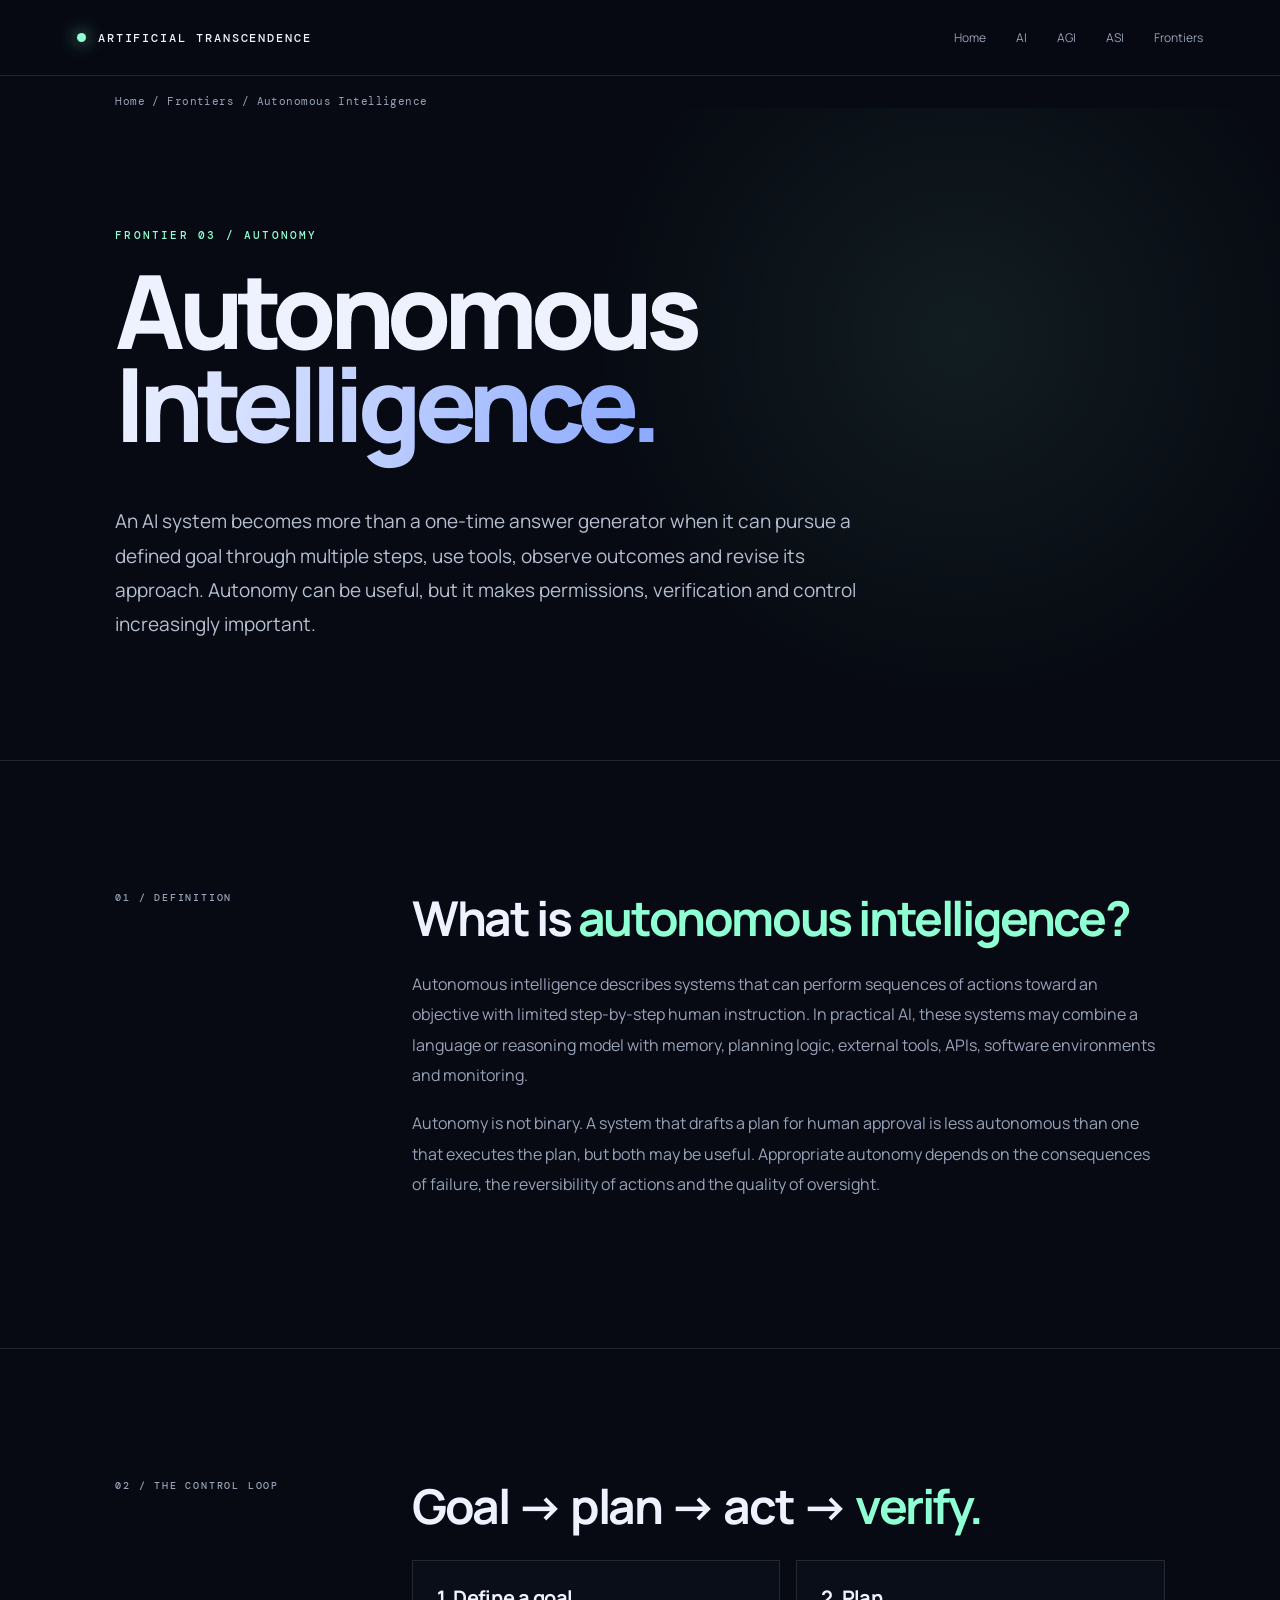
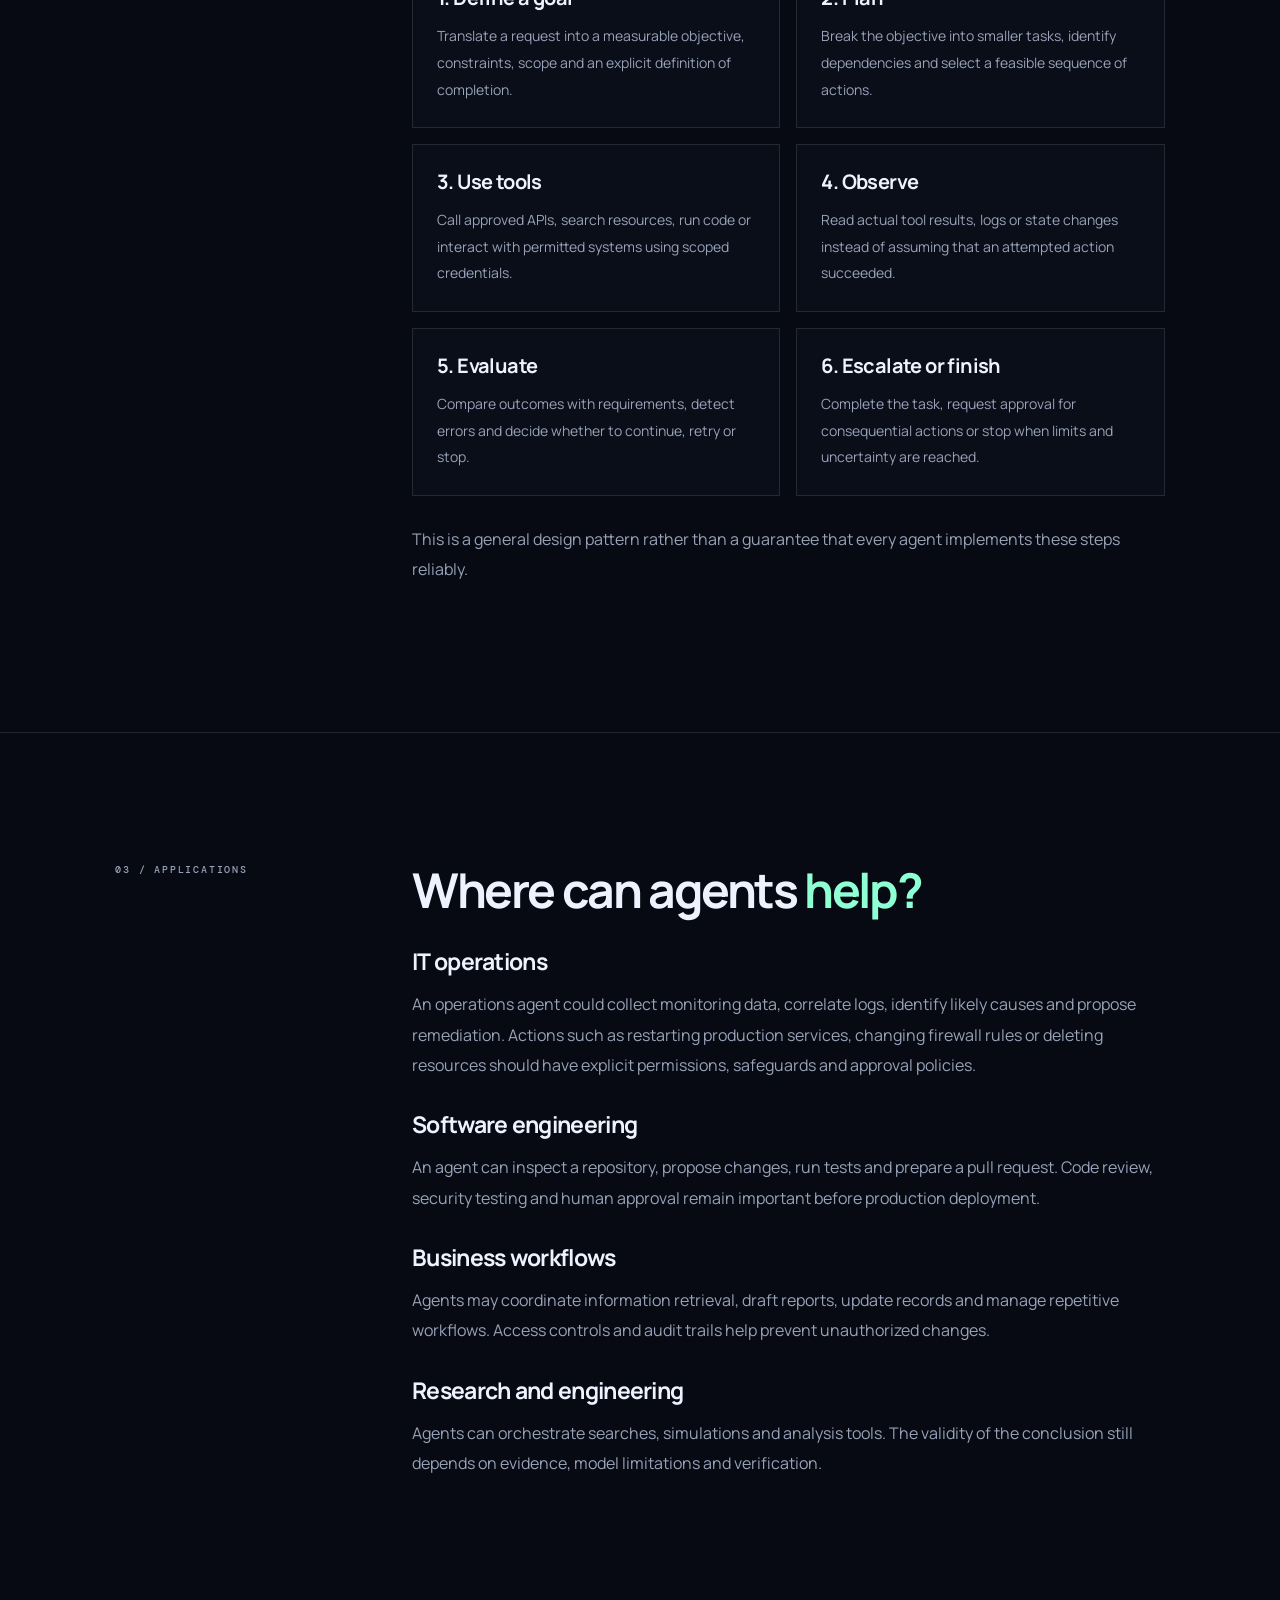
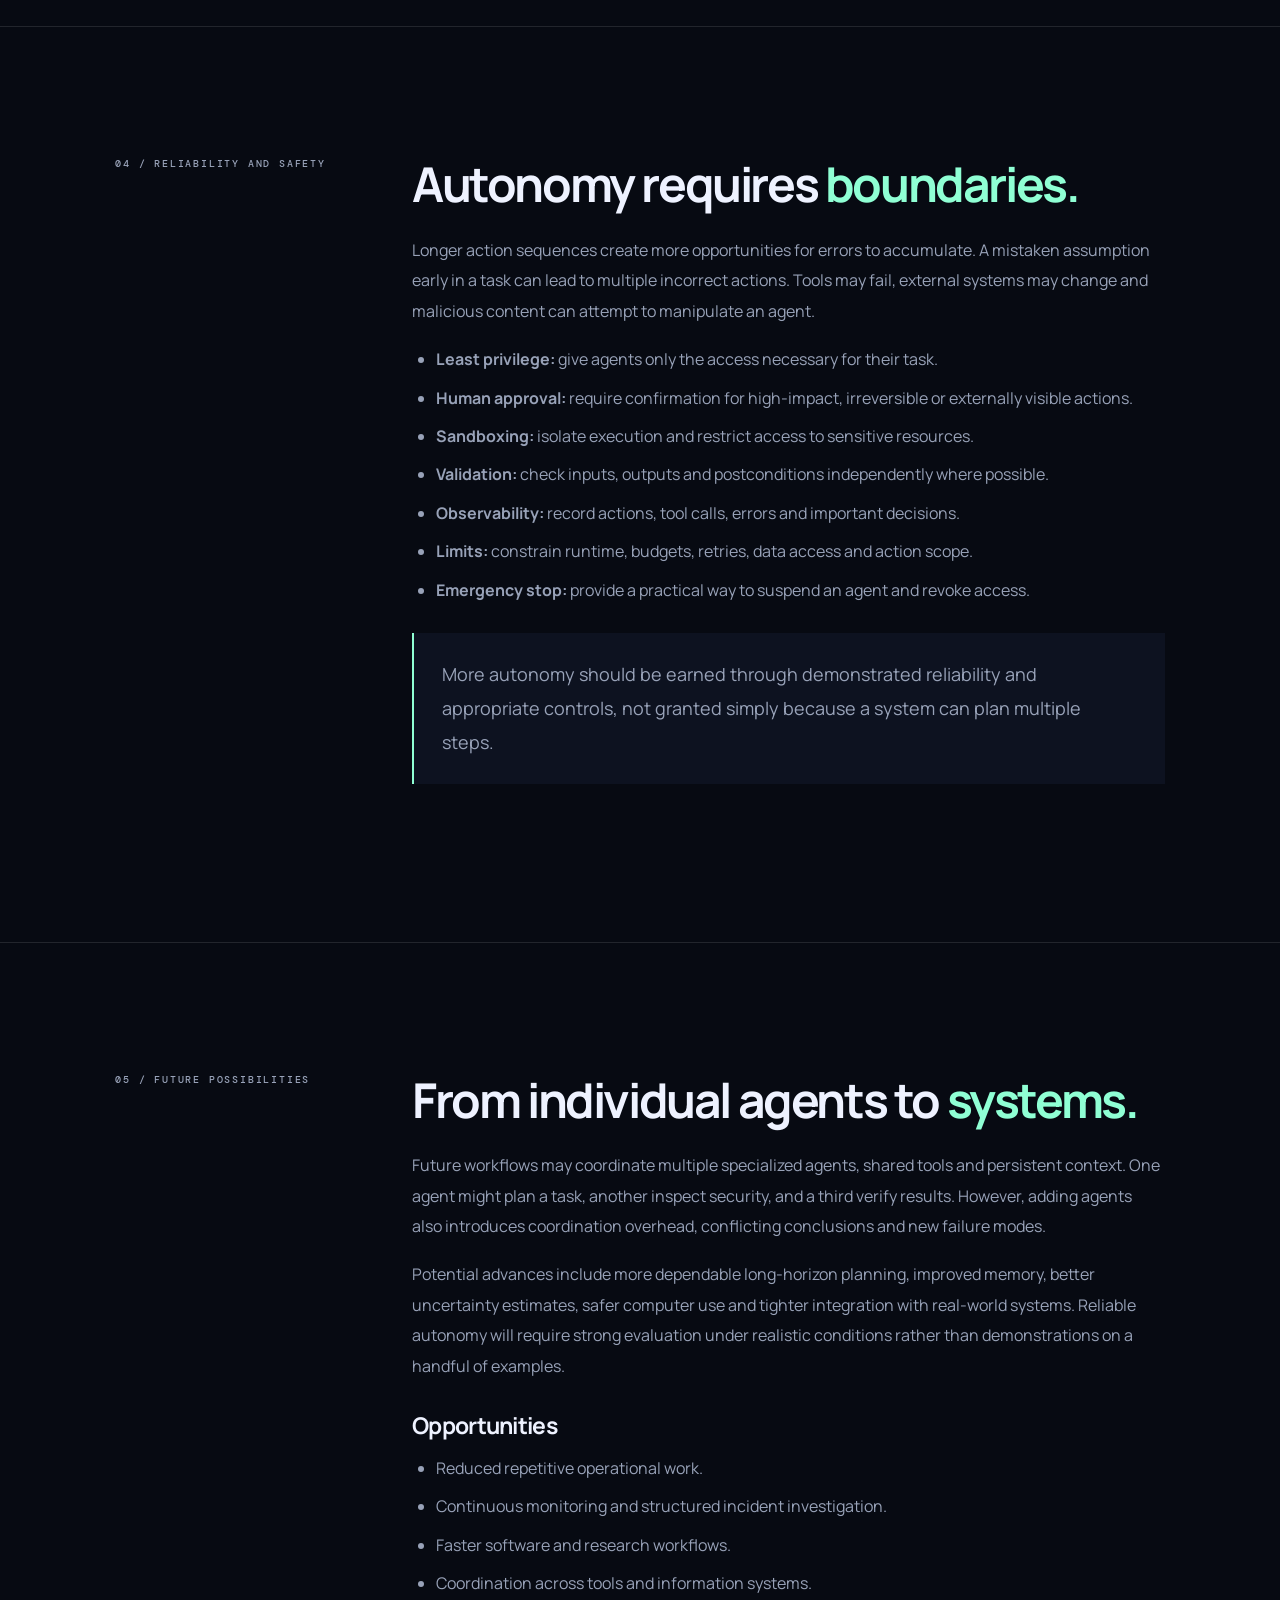
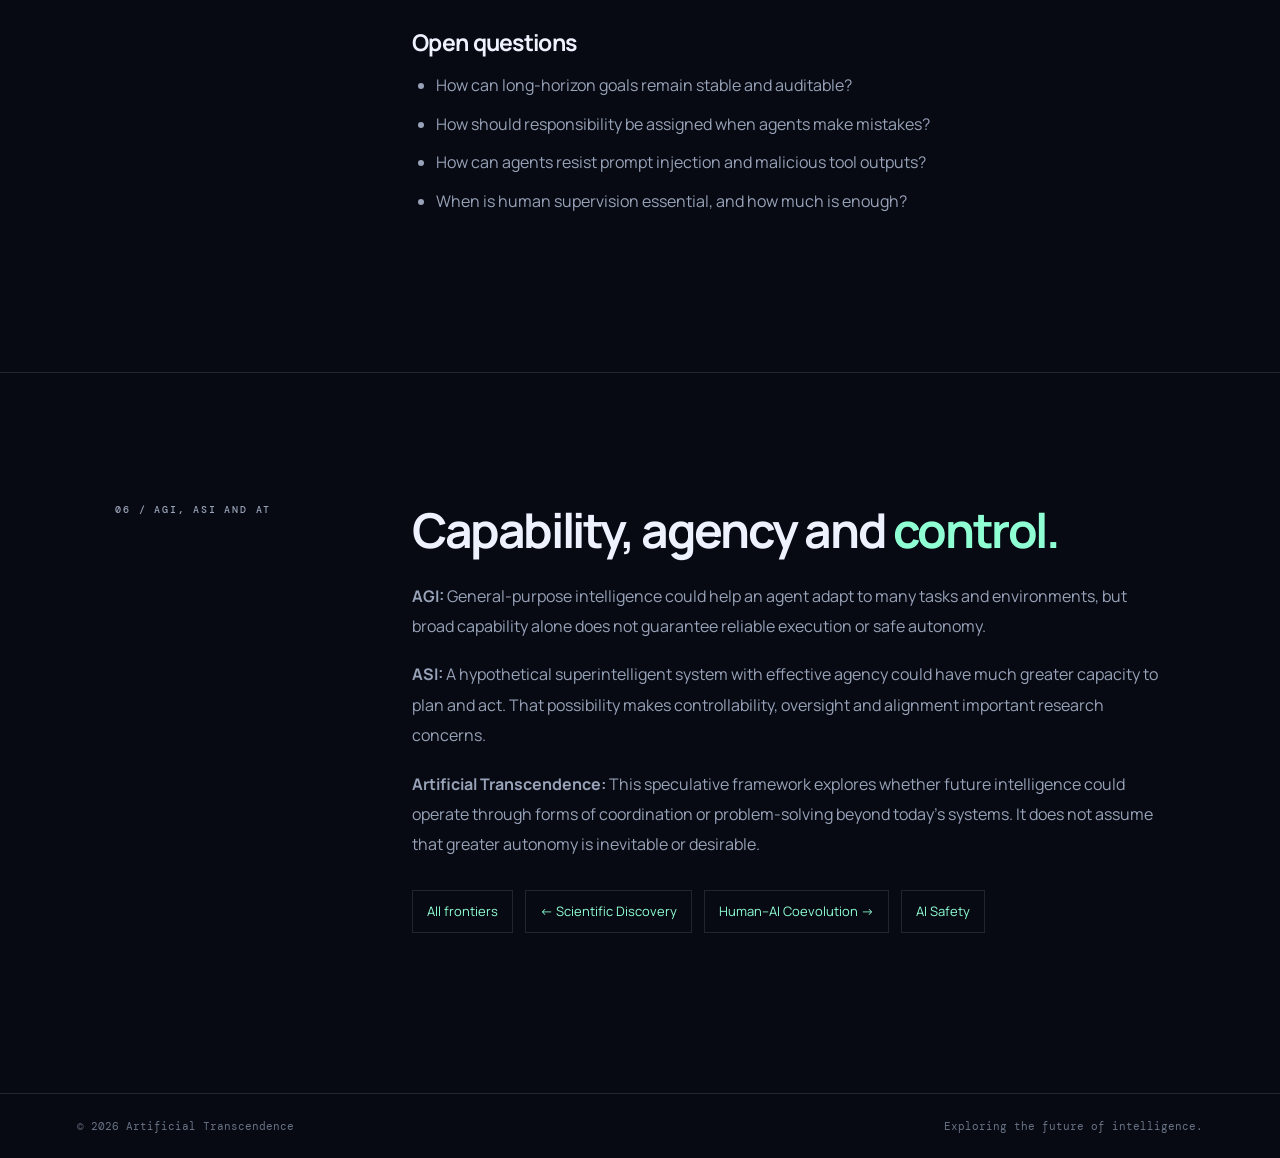
<file: frontiers/autonomous-intelligence/index.html>
<!doctype html>
<html lang="en">
<head>
  <meta charset="utf-8">
  <meta name="viewport" content="width=device-width,initial-scale=1">
  <title>Autonomous Intelligence — AI Agents and Decision-Making</title>
  <meta name="description" content="Explore autonomous AI systems, goal-directed planning, tool use, feedback loops, reliability, human oversight and long-horizon agent behaviour.">
  <link rel="canonical" href="https://artificialtranscendence.com/frontiers/autonomous-intelligence/">
  <meta property="og:title" content="Autonomous Intelligence">
  <meta property="og:description" content="How AI systems can plan, act, observe outcomes and adapt within defined boundaries.">
  <meta property="og:type" content="article">
  <meta property="og:url" content="https://artificialtranscendence.com/frontiers/autonomous-intelligence/">
  <meta name="theme-color" content="#070a12">
  <link rel="icon" href="/favicon.svg" type="image/svg+xml">
  <link rel="stylesheet" href="/styles.css">
</head>
<body>
<header class="nav">
  <a class="brand" href="/"><span class="orb"></span>ARTIFICIAL TRANSCENDENCE</a>
  <nav><a href="/">Home</a><a href="/ai/">AI</a><a href="/agi/">AGI</a><a href="/asi/">ASI</a><a href="/frontiers/">Frontiers</a></nav>
</header>
<div class="breadcrumb"><a href="/">Home</a> / <a href="/frontiers/">Frontiers</a> / Autonomous Intelligence</div>

<main>
<section class="page-hero">
  <p class="eyebrow">FRONTIER 03 / AUTONOMY</p>
  <h1>Autonomous<br><span>Intelligence.</span></h1>
  <p class="lead">An AI system becomes more than a one-time answer generator when it can pursue a defined goal through multiple steps, use tools, observe outcomes and revise its approach. Autonomy can be useful, but it makes permissions, verification and control increasingly important.</p>
</section>

<section class="section">
  <div class="section-label">01 / DEFINITION</div>
  <div class="article-content">
    <h2>What is <em>autonomous intelligence?</em></h2>
    <p>Autonomous intelligence describes systems that can perform sequences of actions toward an objective with limited step-by-step human instruction. In practical AI, these systems may combine a language or reasoning model with memory, planning logic, external tools, APIs, software environments and monitoring.</p>
    <p>Autonomy is not binary. A system that drafts a plan for human approval is less autonomous than one that executes the plan, but both may be useful. Appropriate autonomy depends on the consequences of failure, the reversibility of actions and the quality of oversight.</p>
  </div>
</section>

<section class="section">
  <div class="section-label">02 / THE CONTROL LOOP</div>
  <div class="article-content">
    <h2>Goal → plan → act → <em>verify.</em></h2>
    <div class="article-grid">
      <article class="article-card"><h3>1. Define a goal</h3><p>Translate a request into a measurable objective, constraints, scope and an explicit definition of completion.</p></article>
      <article class="article-card"><h3>2. Plan</h3><p>Break the objective into smaller tasks, identify dependencies and select a feasible sequence of actions.</p></article>
      <article class="article-card"><h3>3. Use tools</h3><p>Call approved APIs, search resources, run code or interact with permitted systems using scoped credentials.</p></article>
      <article class="article-card"><h3>4. Observe</h3><p>Read actual tool results, logs or state changes instead of assuming that an attempted action succeeded.</p></article>
      <article class="article-card"><h3>5. Evaluate</h3><p>Compare outcomes with requirements, detect errors and decide whether to continue, retry or stop.</p></article>
      <article class="article-card"><h3>6. Escalate or finish</h3><p>Complete the task, request approval for consequential actions or stop when limits and uncertainty are reached.</p></article>
    </div>
    <p>This is a general design pattern rather than a guarantee that every agent implements these steps reliably.</p>
  </div>
</section>

<section class="section">
  <div class="section-label">03 / APPLICATIONS</div>
  <div class="article-content">
    <h2>Where can agents <em>help?</em></h2>
    <h3>IT operations</h3>
    <p>An operations agent could collect monitoring data, correlate logs, identify likely causes and propose remediation. Actions such as restarting production services, changing firewall rules or deleting resources should have explicit permissions, safeguards and approval policies.</p>
    <h3>Software engineering</h3>
    <p>An agent can inspect a repository, propose changes, run tests and prepare a pull request. Code review, security testing and human approval remain important before production deployment.</p>
    <h3>Business workflows</h3>
    <p>Agents may coordinate information retrieval, draft reports, update records and manage repetitive workflows. Access controls and audit trails help prevent unauthorized changes.</p>
    <h3>Research and engineering</h3>
    <p>Agents can orchestrate searches, simulations and analysis tools. The validity of the conclusion still depends on evidence, model limitations and verification.</p>
  </div>
</section>

<section class="section">
  <div class="section-label">04 / RELIABILITY AND SAFETY</div>
  <div class="article-content">
    <h2>Autonomy requires <em>boundaries.</em></h2>
    <p>Longer action sequences create more opportunities for errors to accumulate. A mistaken assumption early in a task can lead to multiple incorrect actions. Tools may fail, external systems may change and malicious content can attempt to manipulate an agent.</p>
    <ul>
      <li><strong>Least privilege:</strong> give agents only the access necessary for their task.</li>
      <li><strong>Human approval:</strong> require confirmation for high-impact, irreversible or externally visible actions.</li>
      <li><strong>Sandboxing:</strong> isolate execution and restrict access to sensitive resources.</li>
      <li><strong>Validation:</strong> check inputs, outputs and postconditions independently where possible.</li>
      <li><strong>Observability:</strong> record actions, tool calls, errors and important decisions.</li>
      <li><strong>Limits:</strong> constrain runtime, budgets, retries, data access and action scope.</li>
      <li><strong>Emergency stop:</strong> provide a practical way to suspend an agent and revoke access.</li>
    </ul>
    <div class="article-callout"><p>More autonomy should be earned through demonstrated reliability and appropriate controls, not granted simply because a system can plan multiple steps.</p></div>
  </div>
</section>

<section class="section">
  <div class="section-label">05 / FUTURE POSSIBILITIES</div>
  <div class="article-content">
    <h2>From individual agents to <em>systems.</em></h2>
    <p>Future workflows may coordinate multiple specialized agents, shared tools and persistent context. One agent might plan a task, another inspect security, and a third verify results. However, adding agents also introduces coordination overhead, conflicting conclusions and new failure modes.</p>
    <p>Potential advances include more dependable long-horizon planning, improved memory, better uncertainty estimates, safer computer use and tighter integration with real-world systems. Reliable autonomy will require strong evaluation under realistic conditions rather than demonstrations on a handful of examples.</p>
    <h3>Opportunities</h3>
    <ul><li>Reduced repetitive operational work.</li><li>Continuous monitoring and structured incident investigation.</li><li>Faster software and research workflows.</li><li>Coordination across tools and information systems.</li></ul>
    <h3>Open questions</h3>
    <ul><li>How can long-horizon goals remain stable and auditable?</li><li>How should responsibility be assigned when agents make mistakes?</li><li>How can agents resist prompt injection and malicious tool outputs?</li><li>When is human supervision essential, and how much is enough?</li></ul>
  </div>
</section>

<section class="section">
  <div class="section-label">06 / AGI, ASI AND AT</div>
  <div class="article-content">
    <h2>Capability, agency and <em>control.</em></h2>
    <p><strong>AGI:</strong> General-purpose intelligence could help an agent adapt to many tasks and environments, but broad capability alone does not guarantee reliable execution or safe autonomy.</p>
    <p><strong>ASI:</strong> A hypothetical superintelligent system with effective agency could have much greater capacity to plan and act. That possibility makes controllability, oversight and alignment important research concerns.</p>
    <p><strong>Artificial Transcendence:</strong> This speculative framework explores whether future intelligence could operate through forms of coordination or problem-solving beyond today's systems. It does not assume that greater autonomy is inevitable or desirable.</p>
    <div class="article-nav"><a href="/frontiers/">All frontiers</a><a href="/frontiers/scientific-discovery/">← Scientific Discovery</a><a href="/frontiers/human-ai-coevolution/">Human–AI Coevolution →</a><a href="/safety/">AI Safety</a></div>
  </div>
</section>
</main>
<footer><span>© 2026 Artificial Transcendence</span><span>Exploring the future of intelligence.</span></footer>
</body>
</html>
</file>
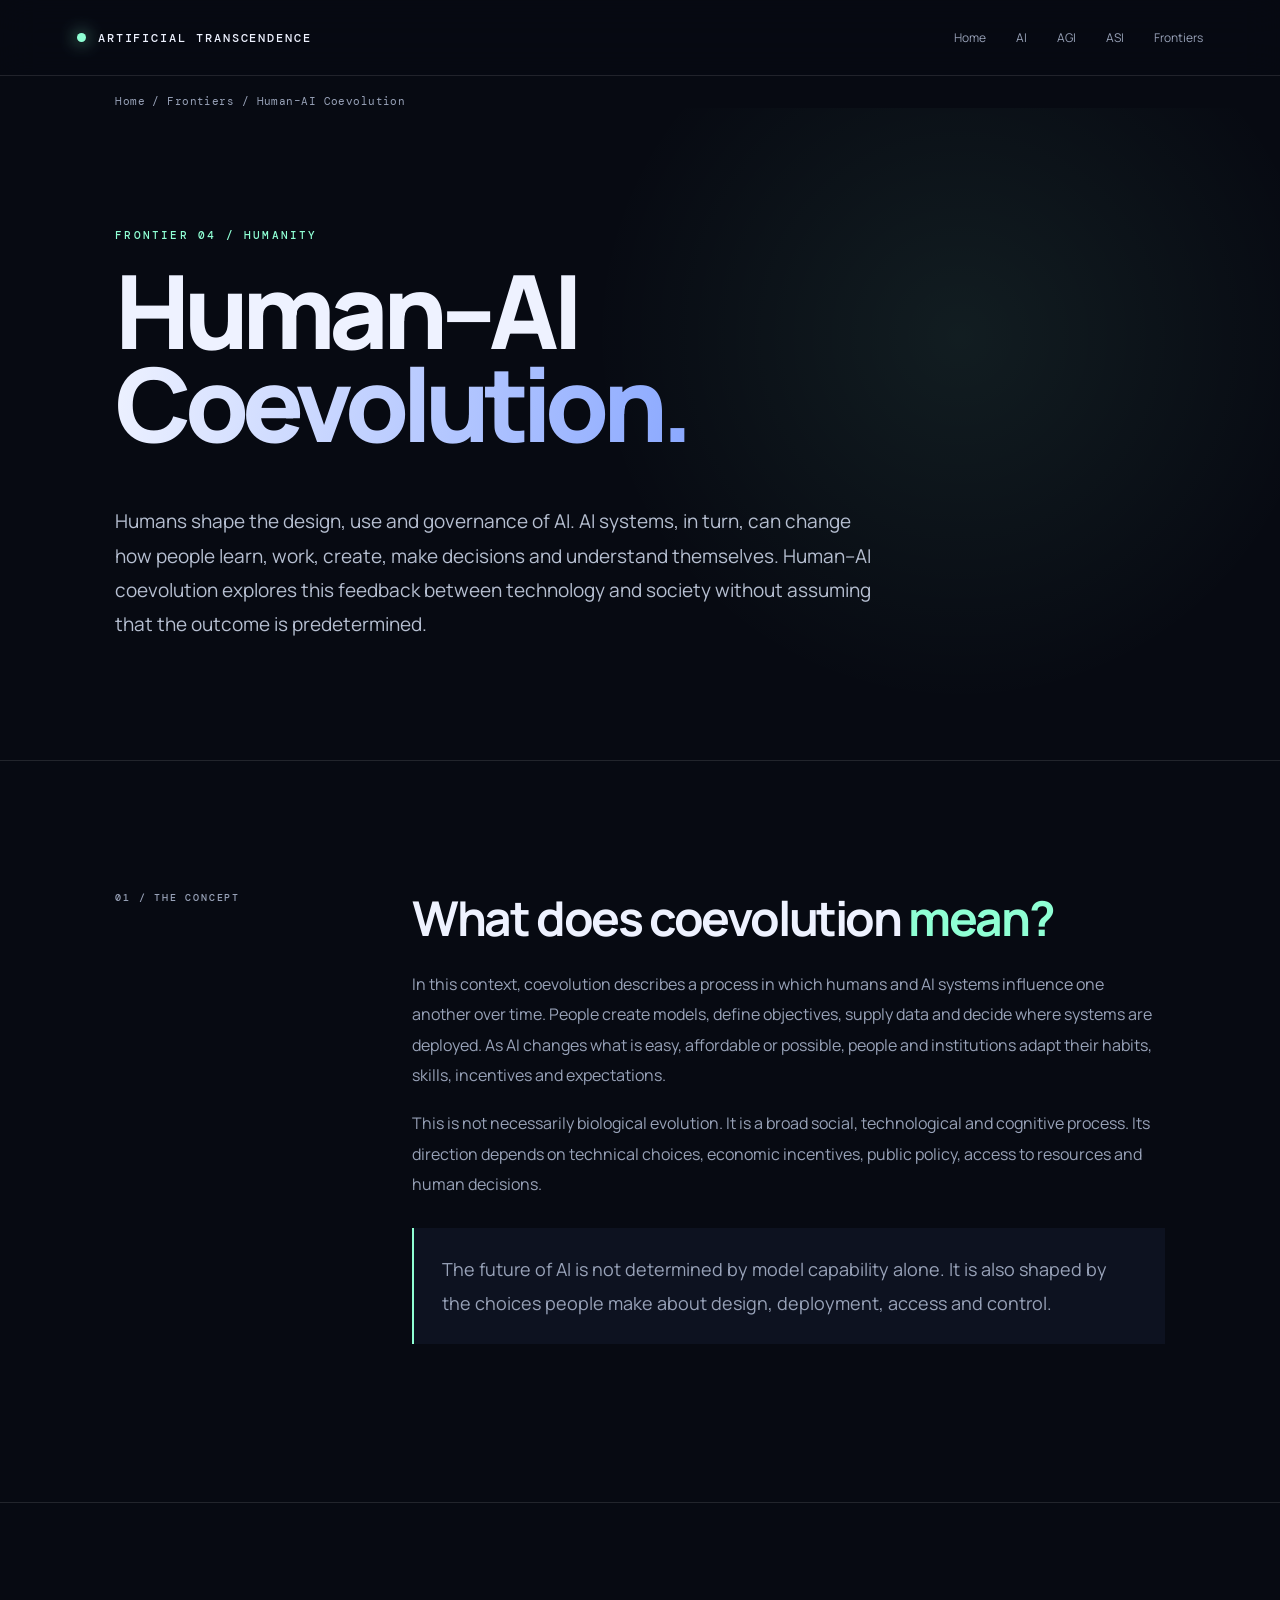
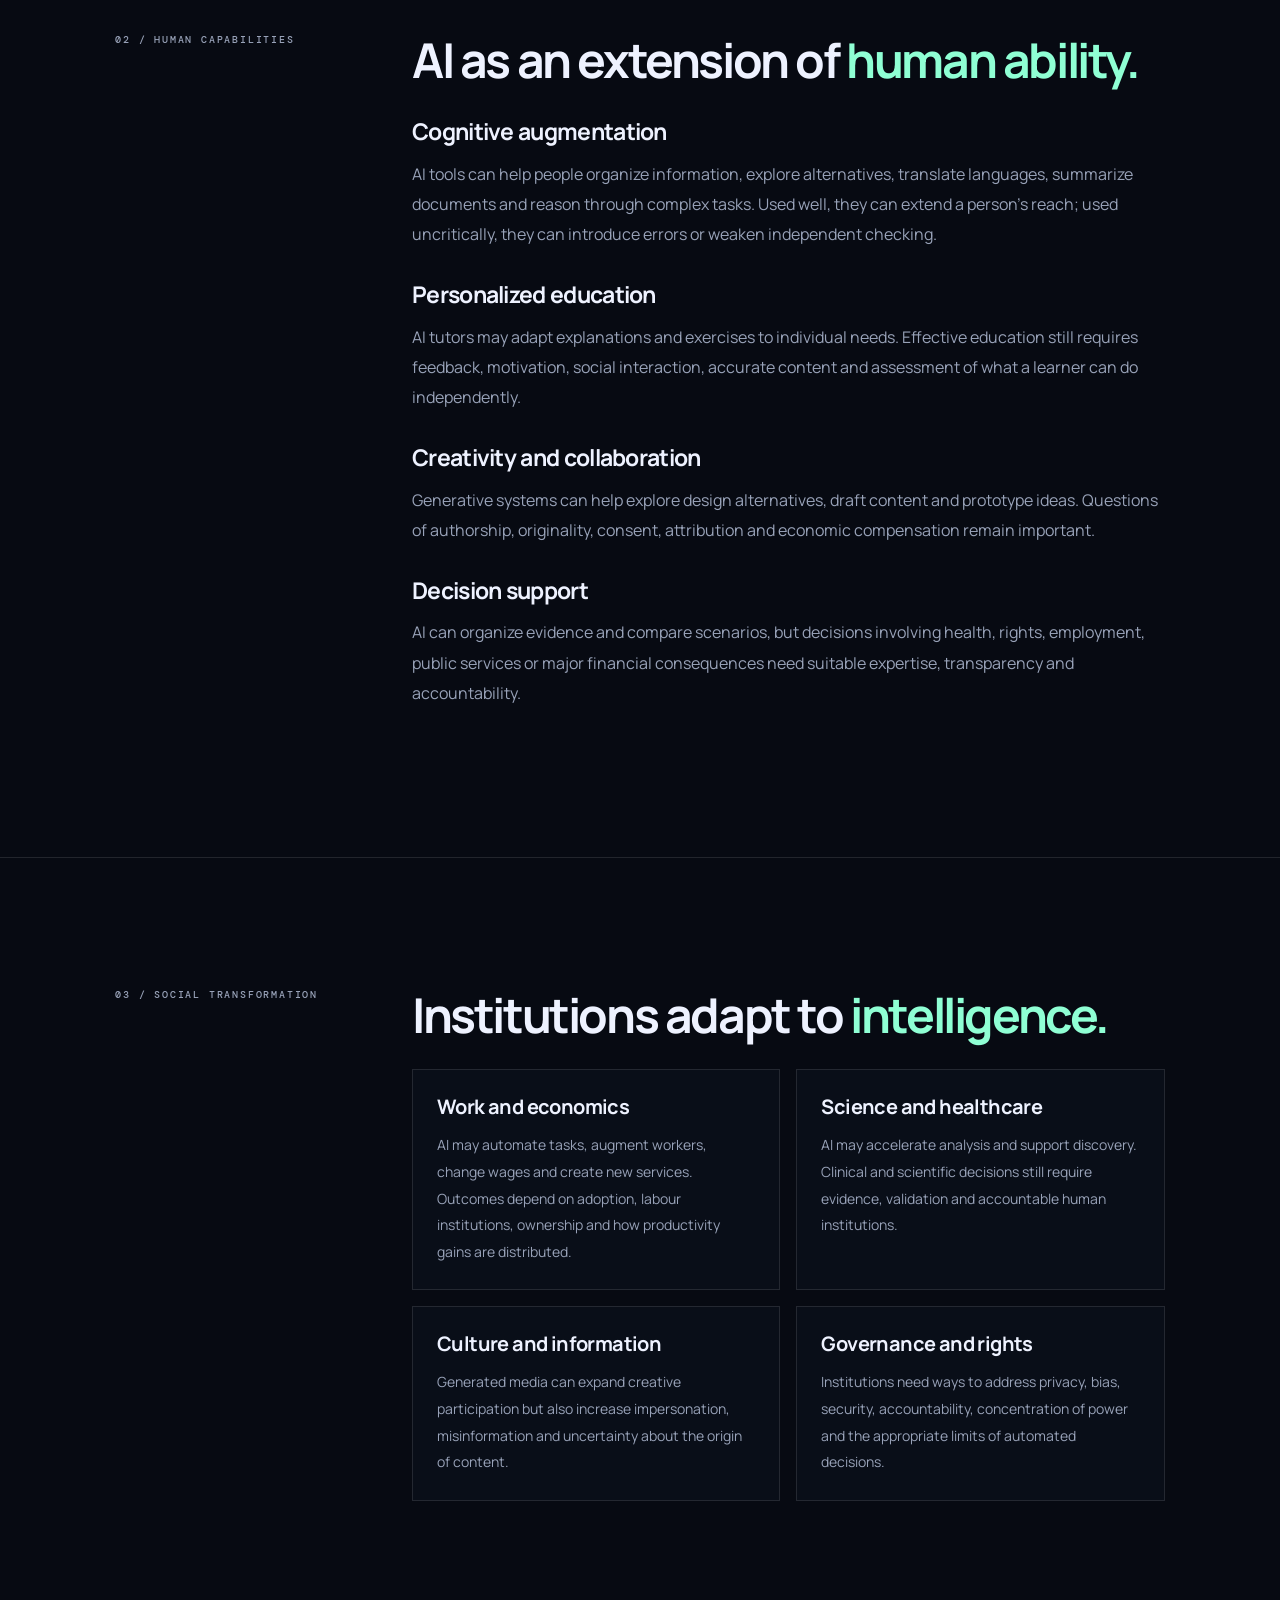
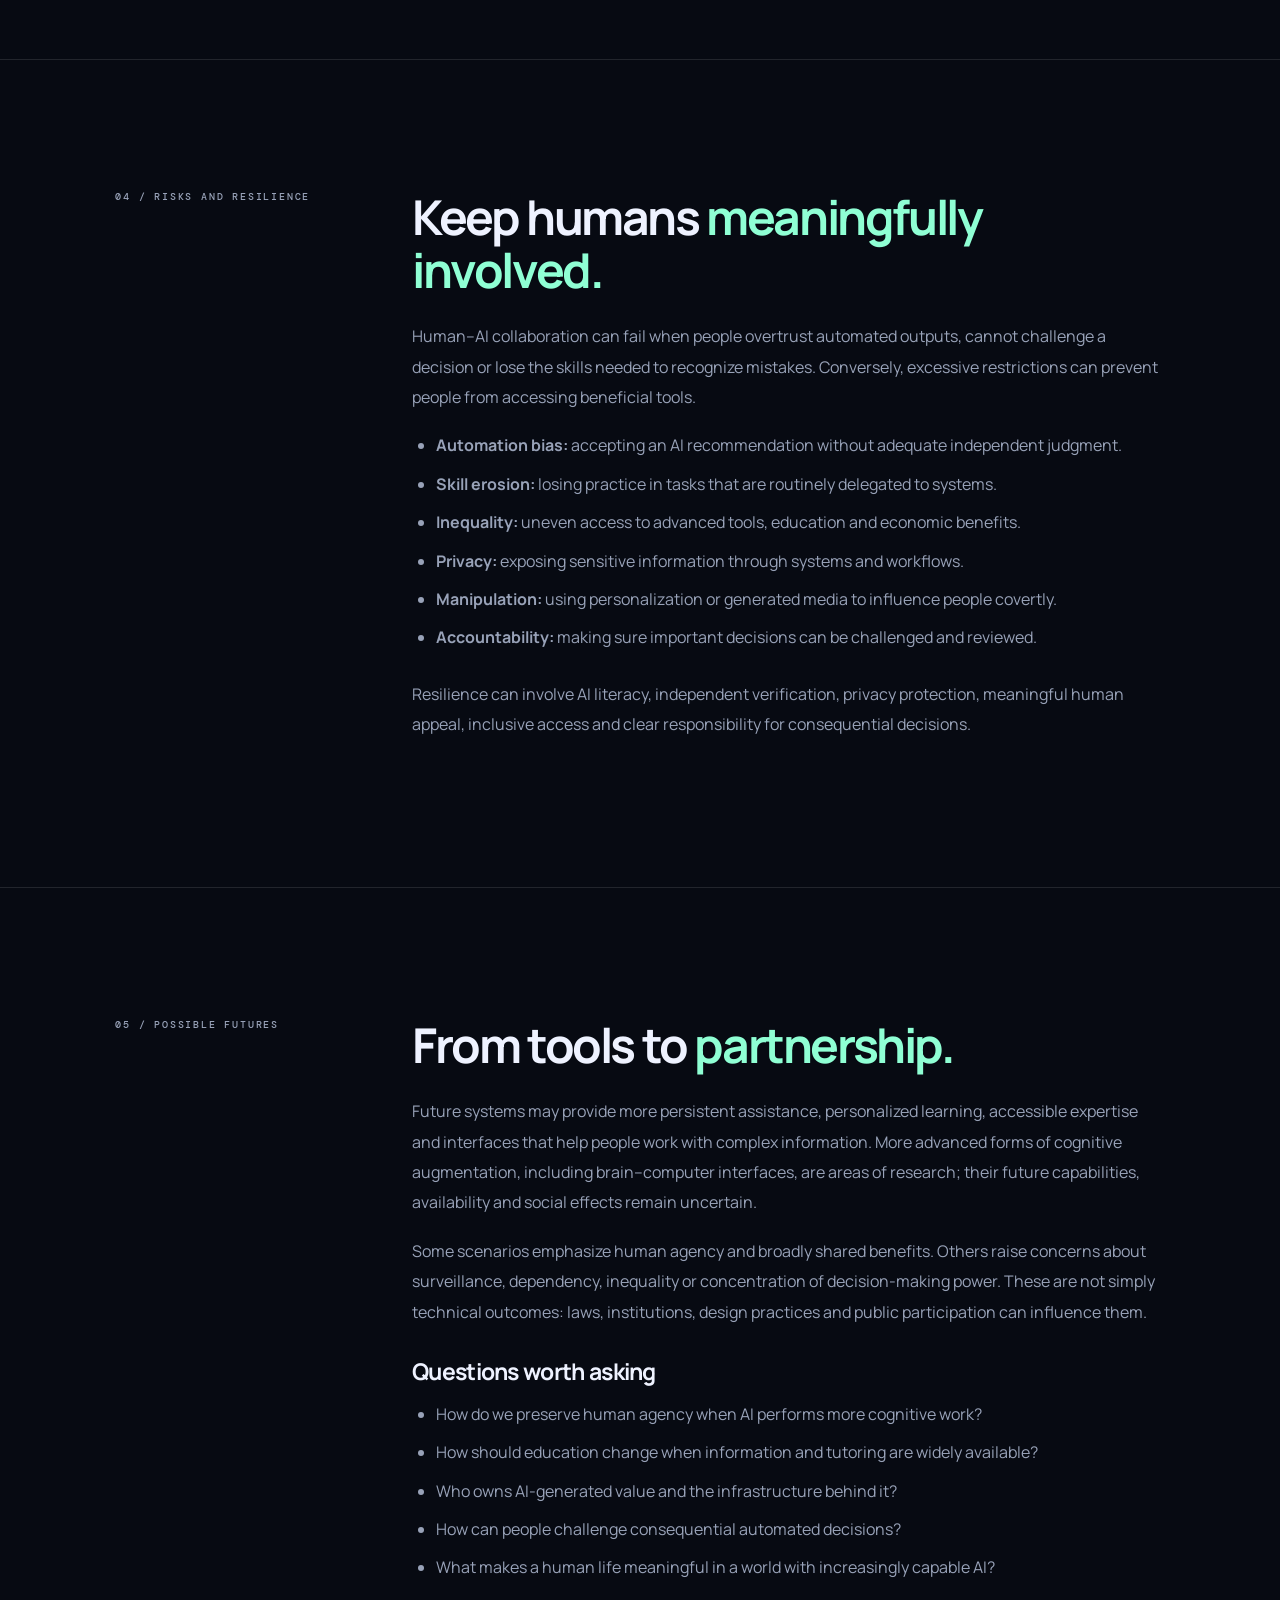
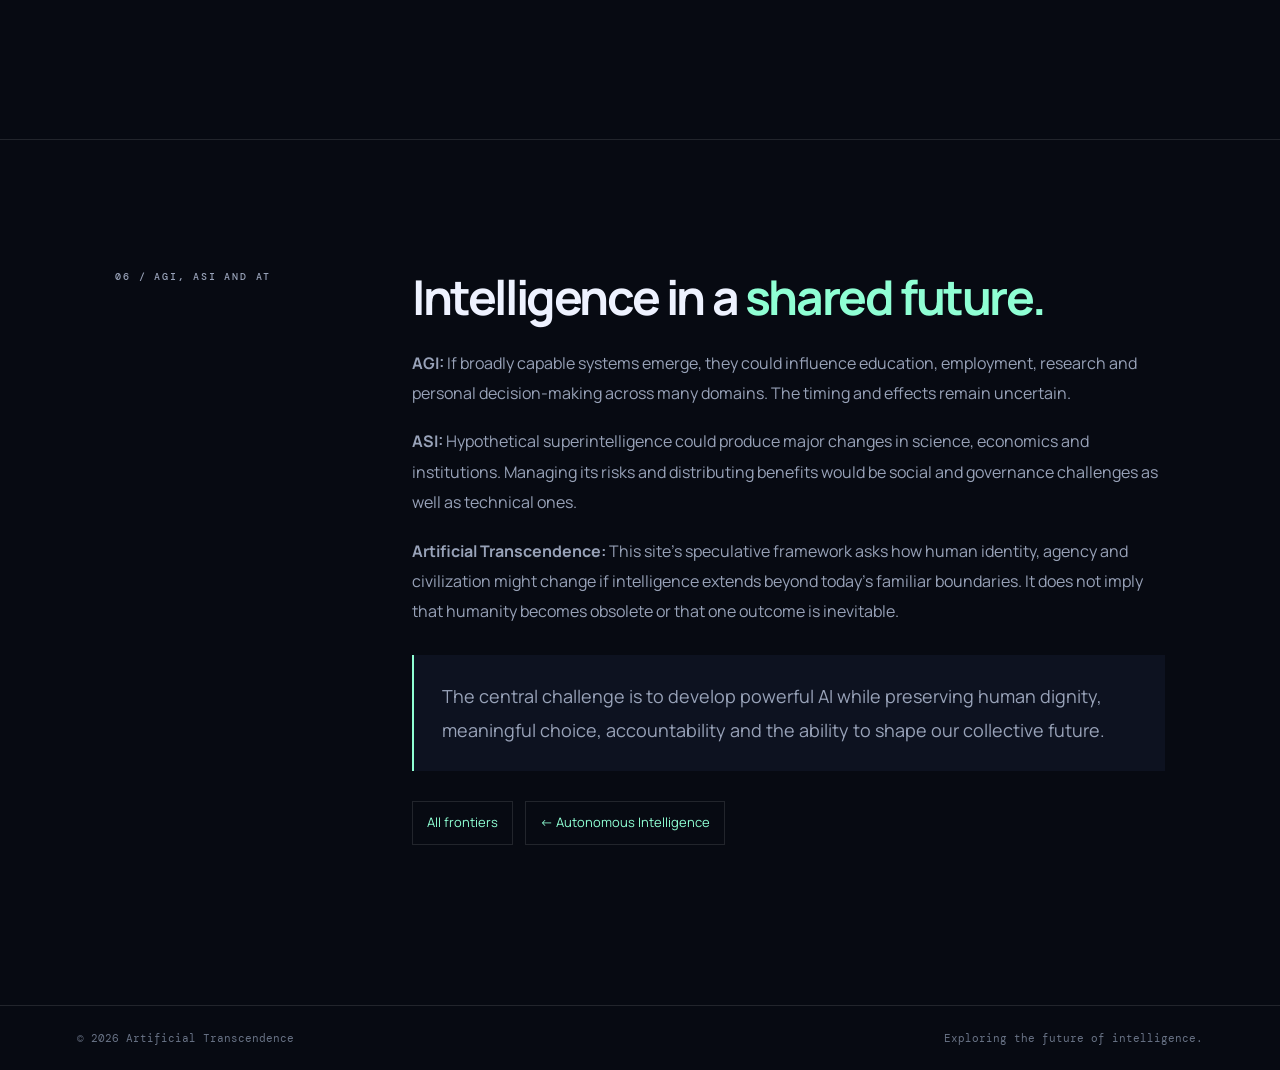
<file: frontiers/human-ai-coevolution/index.html>
<!doctype html>
<html lang="en">
<head>
  <meta charset="utf-8">
  <meta name="viewport" content="width=device-width,initial-scale=1">
  <title>Human–AI Coevolution — Artificial Transcendence</title>
  <meta name="description" content="Explore how humans and AI systems may reshape each other through cognitive augmentation, education, work, institutions, culture and governance.">
  <link rel="canonical" href="https://artificialtranscendence.com/frontiers/human-ai-coevolution/">
  <meta property="og:title" content="Human–AI Coevolution">
  <meta property="og:description" content="Understanding the mutual influence of people, intelligent systems and society.">
  <meta property="og:type" content="article">
  <meta property="og:url" content="https://artificialtranscendence.com/frontiers/human-ai-coevolution/">
  <meta name="theme-color" content="#070a12">
  <link rel="icon" href="/favicon.svg" type="image/svg+xml">
  <link rel="stylesheet" href="/styles.css">
</head>
<body>
<header class="nav">
  <a class="brand" href="/"><span class="orb"></span>ARTIFICIAL TRANSCENDENCE</a>
  <nav><a href="/">Home</a><a href="/ai/">AI</a><a href="/agi/">AGI</a><a href="/asi/">ASI</a><a href="/frontiers/">Frontiers</a></nav>
</header>
<div class="breadcrumb"><a href="/">Home</a> / <a href="/frontiers/">Frontiers</a> / Human–AI Coevolution</div>

<main>
<section class="page-hero">
  <p class="eyebrow">FRONTIER 04 / HUMANITY</p>
  <h1>Human–AI<br><span>Coevolution.</span></h1>
  <p class="lead">Humans shape the design, use and governance of AI. AI systems, in turn, can change how people learn, work, create, make decisions and understand themselves. Human–AI coevolution explores this feedback between technology and society without assuming that the outcome is predetermined.</p>
</section>

<section class="section">
  <div class="section-label">01 / THE CONCEPT</div>
  <div class="article-content">
    <h2>What does coevolution <em>mean?</em></h2>
    <p>In this context, coevolution describes a process in which humans and AI systems influence one another over time. People create models, define objectives, supply data and decide where systems are deployed. As AI changes what is easy, affordable or possible, people and institutions adapt their habits, skills, incentives and expectations.</p>
    <p>This is not necessarily biological evolution. It is a broad social, technological and cognitive process. Its direction depends on technical choices, economic incentives, public policy, access to resources and human decisions.</p>
    <div class="article-callout"><p>The future of AI is not determined by model capability alone. It is also shaped by the choices people make about design, deployment, access and control.</p></div>
  </div>
</section>

<section class="section">
  <div class="section-label">02 / HUMAN CAPABILITIES</div>
  <div class="article-content">
    <h2>AI as an extension of <em>human ability.</em></h2>
    <h3>Cognitive augmentation</h3>
    <p>AI tools can help people organize information, explore alternatives, translate languages, summarize documents and reason through complex tasks. Used well, they can extend a person's reach; used uncritically, they can introduce errors or weaken independent checking.</p>
    <h3>Personalized education</h3>
    <p>AI tutors may adapt explanations and exercises to individual needs. Effective education still requires feedback, motivation, social interaction, accurate content and assessment of what a learner can do independently.</p>
    <h3>Creativity and collaboration</h3>
    <p>Generative systems can help explore design alternatives, draft content and prototype ideas. Questions of authorship, originality, consent, attribution and economic compensation remain important.</p>
    <h3>Decision support</h3>
    <p>AI can organize evidence and compare scenarios, but decisions involving health, rights, employment, public services or major financial consequences need suitable expertise, transparency and accountability.</p>
  </div>
</section>

<section class="section">
  <div class="section-label">03 / SOCIAL TRANSFORMATION</div>
  <div class="article-content">
    <h2>Institutions adapt to <em>intelligence.</em></h2>
    <div class="article-grid">
      <article class="article-card"><h3>Work and economics</h3><p>AI may automate tasks, augment workers, change wages and create new services. Outcomes depend on adoption, labour institutions, ownership and how productivity gains are distributed.</p></article>
      <article class="article-card"><h3>Science and healthcare</h3><p>AI may accelerate analysis and support discovery. Clinical and scientific decisions still require evidence, validation and accountable human institutions.</p></article>
      <article class="article-card"><h3>Culture and information</h3><p>Generated media can expand creative participation but also increase impersonation, misinformation and uncertainty about the origin of content.</p></article>
      <article class="article-card"><h3>Governance and rights</h3><p>Institutions need ways to address privacy, bias, security, accountability, concentration of power and the appropriate limits of automated decisions.</p></article>
    </div>
  </div>
</section>

<section class="section">
  <div class="section-label">04 / RISKS AND RESILIENCE</div>
  <div class="article-content">
    <h2>Keep humans <em>meaningfully involved.</em></h2>
    <p>Human–AI collaboration can fail when people overtrust automated outputs, cannot challenge a decision or lose the skills needed to recognize mistakes. Conversely, excessive restrictions can prevent people from accessing beneficial tools.</p>
    <ul>
      <li><strong>Automation bias:</strong> accepting an AI recommendation without adequate independent judgment.</li>
      <li><strong>Skill erosion:</strong> losing practice in tasks that are routinely delegated to systems.</li>
      <li><strong>Inequality:</strong> uneven access to advanced tools, education and economic benefits.</li>
      <li><strong>Privacy:</strong> exposing sensitive information through systems and workflows.</li>
      <li><strong>Manipulation:</strong> using personalization or generated media to influence people covertly.</li>
      <li><strong>Accountability:</strong> making sure important decisions can be challenged and reviewed.</li>
    </ul>
    <p>Resilience can involve AI literacy, independent verification, privacy protection, meaningful human appeal, inclusive access and clear responsibility for consequential decisions.</p>
  </div>
</section>

<section class="section">
  <div class="section-label">05 / POSSIBLE FUTURES</div>
  <div class="article-content">
    <h2>From tools to <em>partnership.</em></h2>
    <p>Future systems may provide more persistent assistance, personalized learning, accessible expertise and interfaces that help people work with complex information. More advanced forms of cognitive augmentation, including brain–computer interfaces, are areas of research; their future capabilities, availability and social effects remain uncertain.</p>
    <p>Some scenarios emphasize human agency and broadly shared benefits. Others raise concerns about surveillance, dependency, inequality or concentration of decision-making power. These are not simply technical outcomes: laws, institutions, design practices and public participation can influence them.</p>
    <h3>Questions worth asking</h3>
    <ul>
      <li>How do we preserve human agency when AI performs more cognitive work?</li>
      <li>How should education change when information and tutoring are widely available?</li>
      <li>Who owns AI-generated value and the infrastructure behind it?</li>
      <li>How can people challenge consequential automated decisions?</li>
      <li>What makes a human life meaningful in a world with increasingly capable AI?</li>
    </ul>
  </div>
</section>

<section class="section">
  <div class="section-label">06 / AGI, ASI AND AT</div>
  <div class="article-content">
    <h2>Intelligence in a <em>shared future.</em></h2>
    <p><strong>AGI:</strong> If broadly capable systems emerge, they could influence education, employment, research and personal decision-making across many domains. The timing and effects remain uncertain.</p>
    <p><strong>ASI:</strong> Hypothetical superintelligence could produce major changes in science, economics and institutions. Managing its risks and distributing benefits would be social and governance challenges as well as technical ones.</p>
    <p><strong>Artificial Transcendence:</strong> This site's speculative framework asks how human identity, agency and civilization might change if intelligence extends beyond today's familiar boundaries. It does not imply that humanity becomes obsolete or that one outcome is inevitable.</p>
    <div class="article-callout"><p>The central challenge is to develop powerful AI while preserving human dignity, meaningful choice, accountability and the ability to shape our collective future.</p></div>
    
<div class="article-nav">
  <a href="/frontiers/">All frontiers</a>
  <a href="/frontiers/autonomous-intelligence/">← Autonomous Intelligence</a>
</div>

</section>
</main>
<footer><span>© 2026 Artificial Transcendence</span><span>Exploring the future of intelligence.</span></footer>
</body>
</html>
</file>
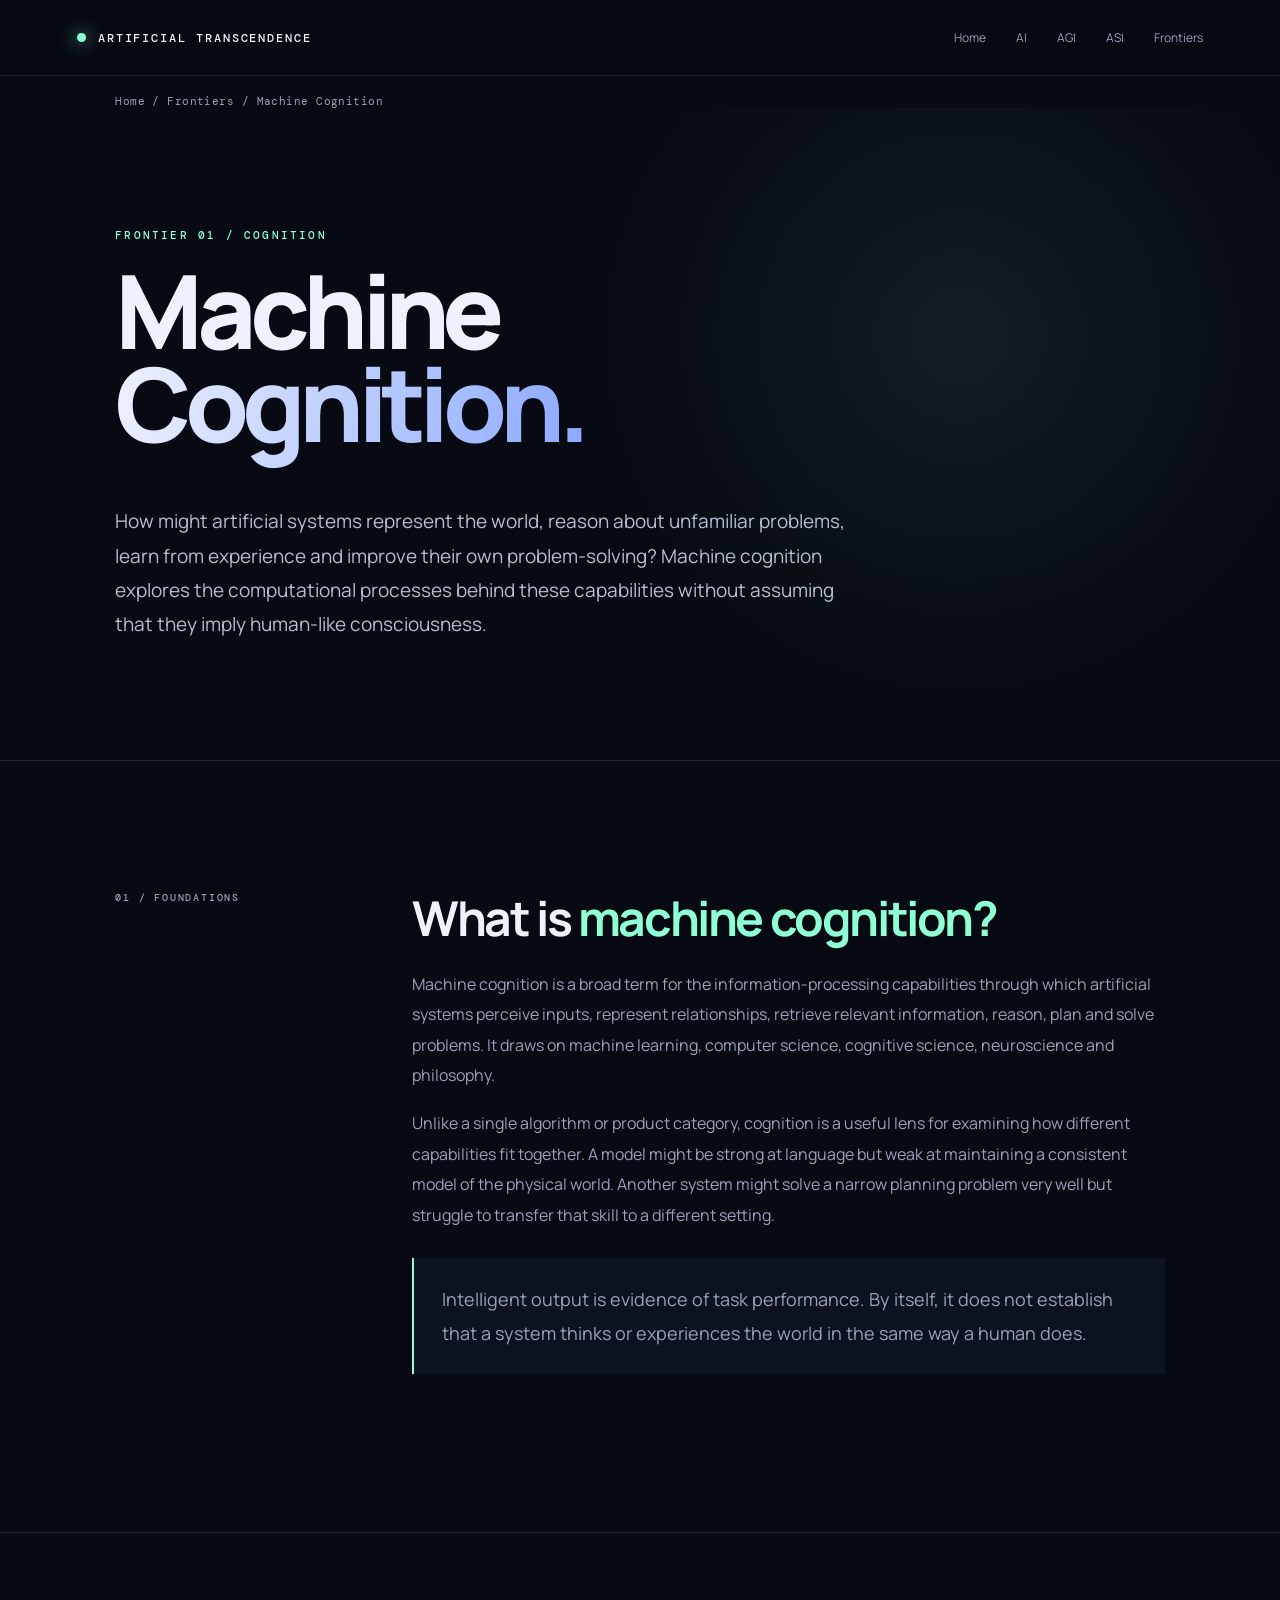
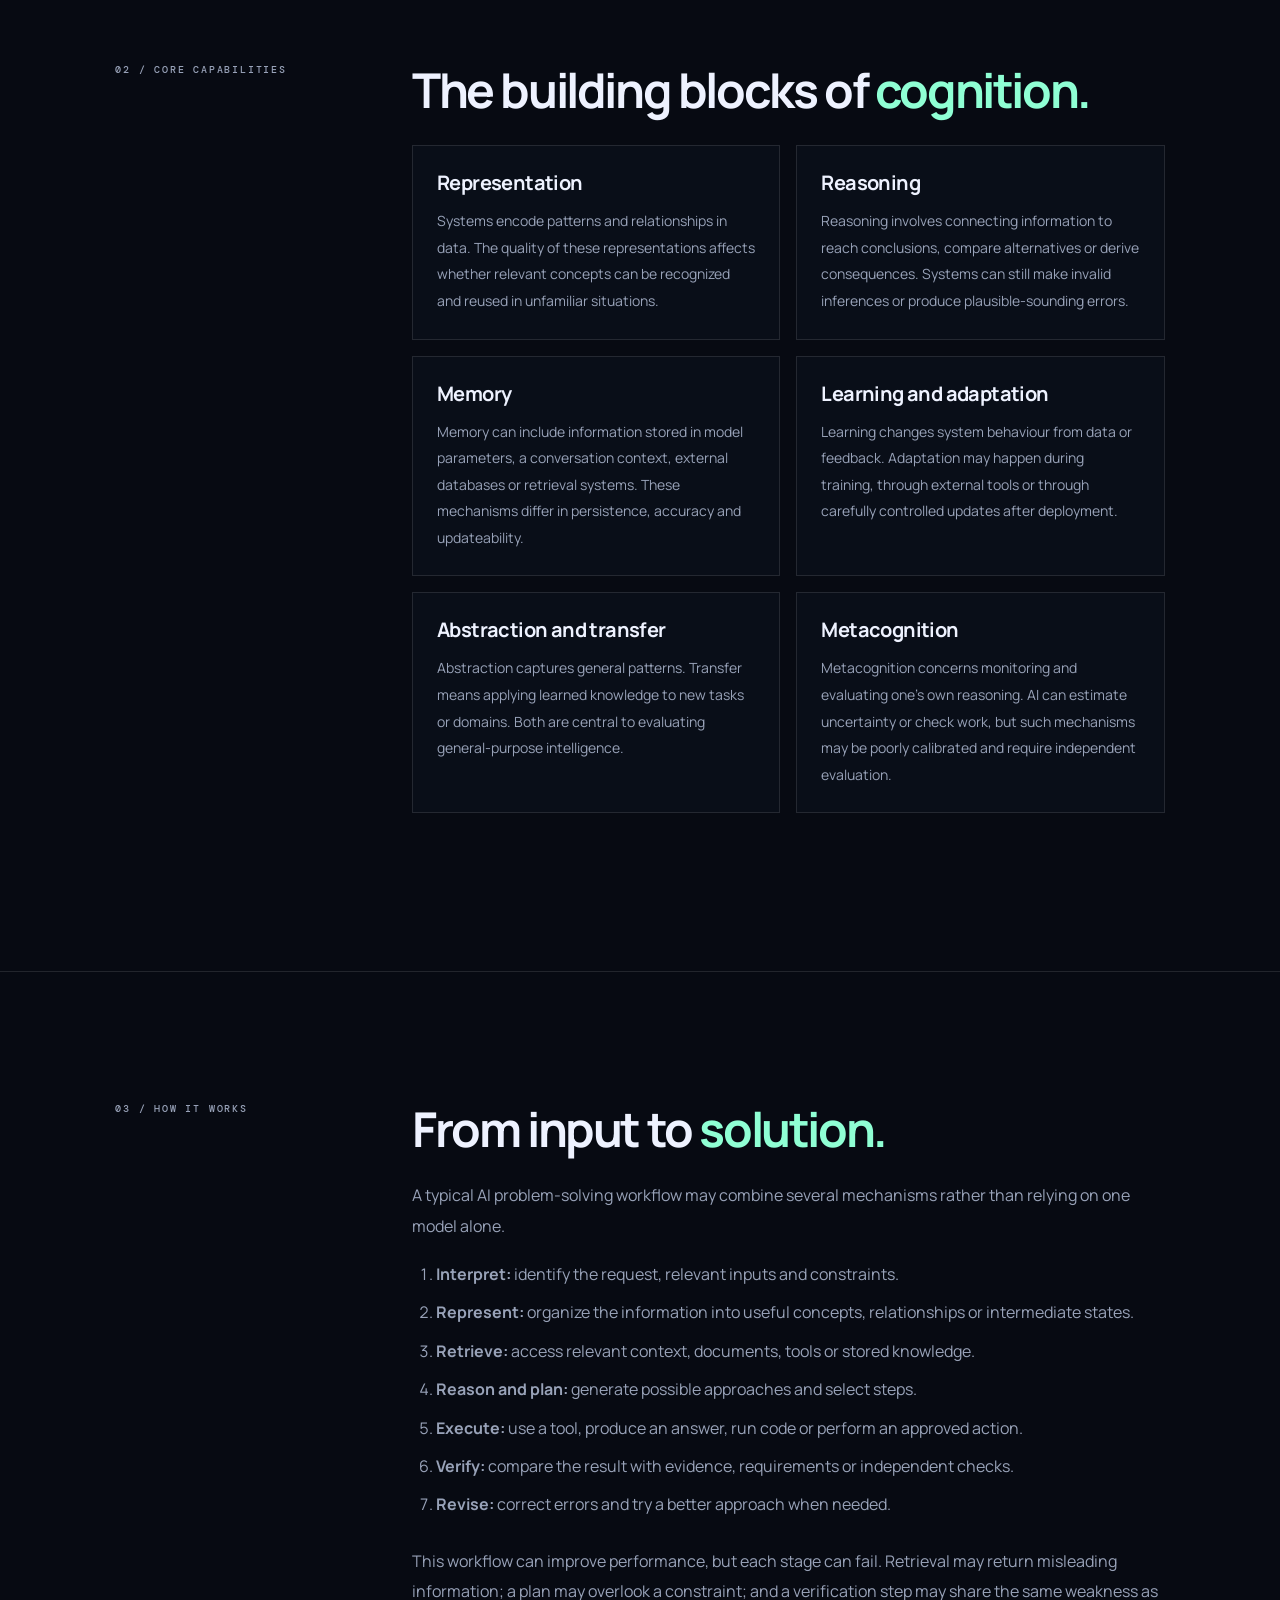
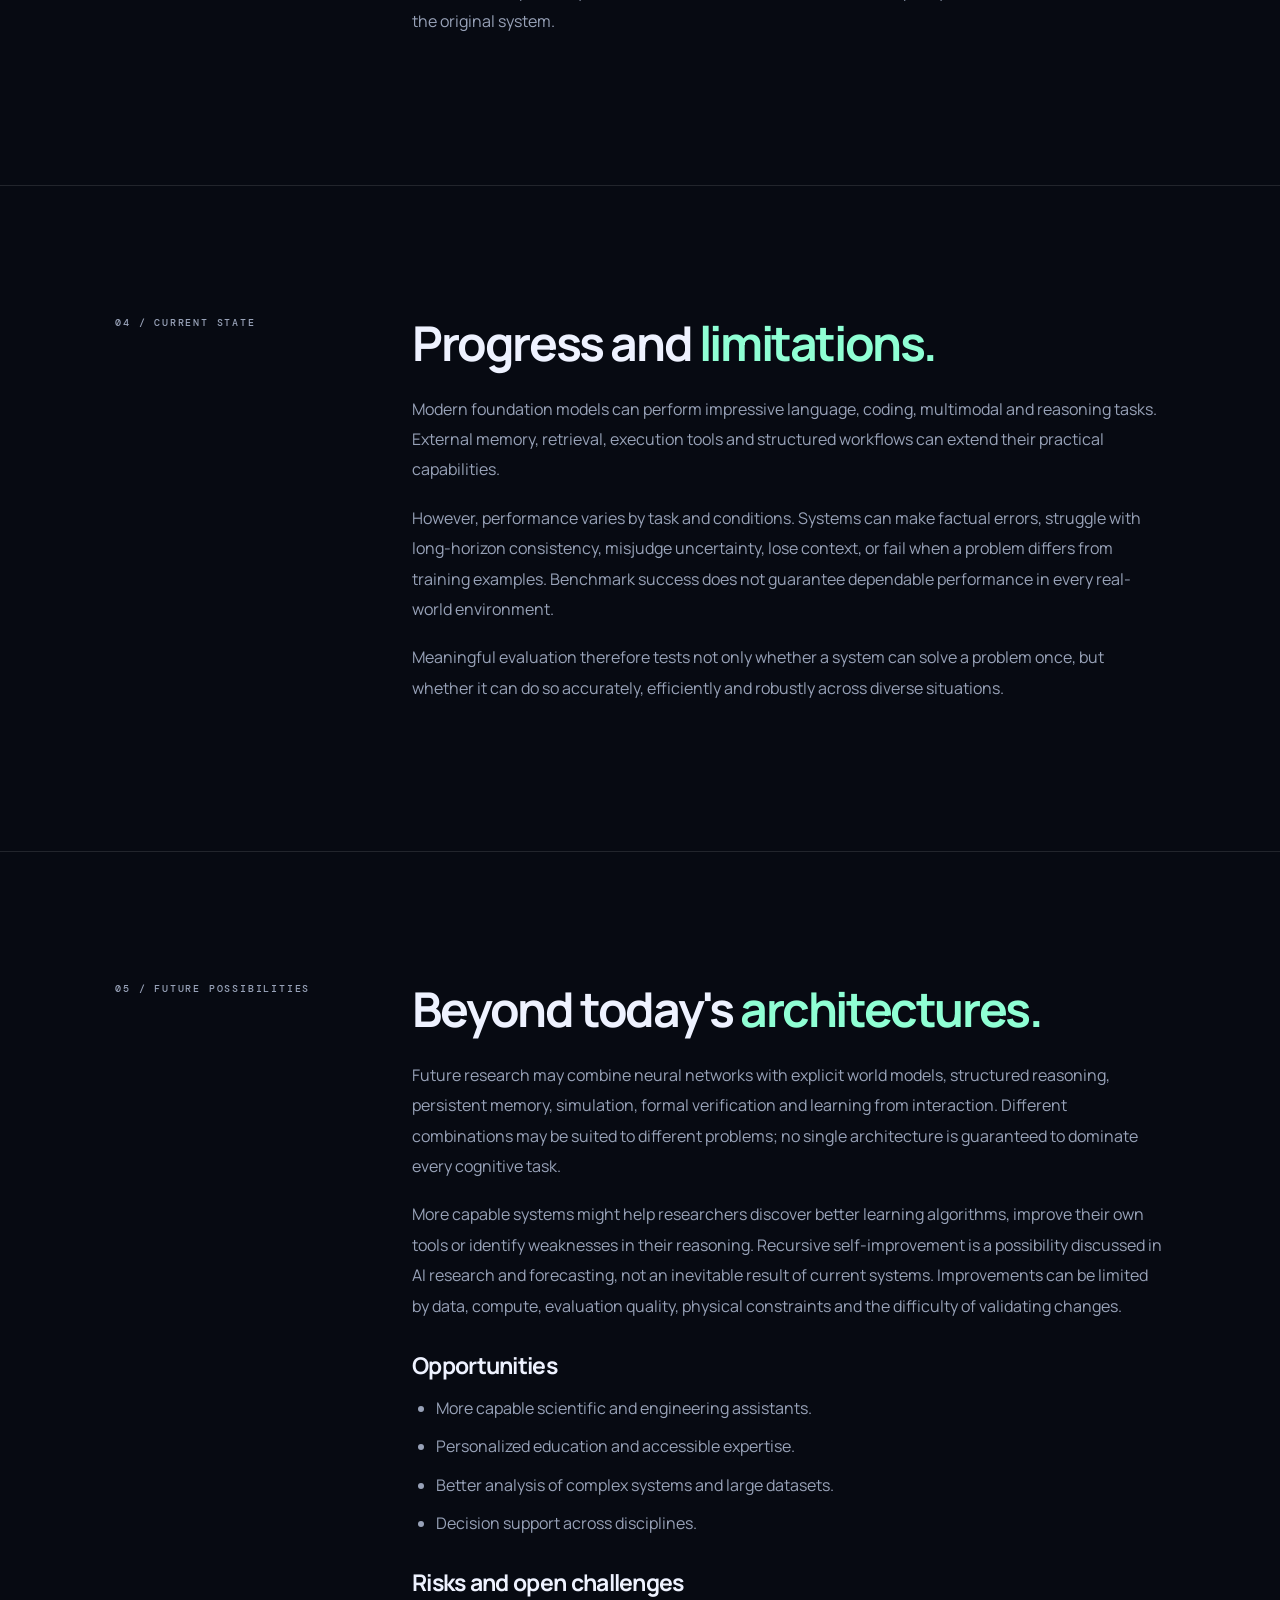
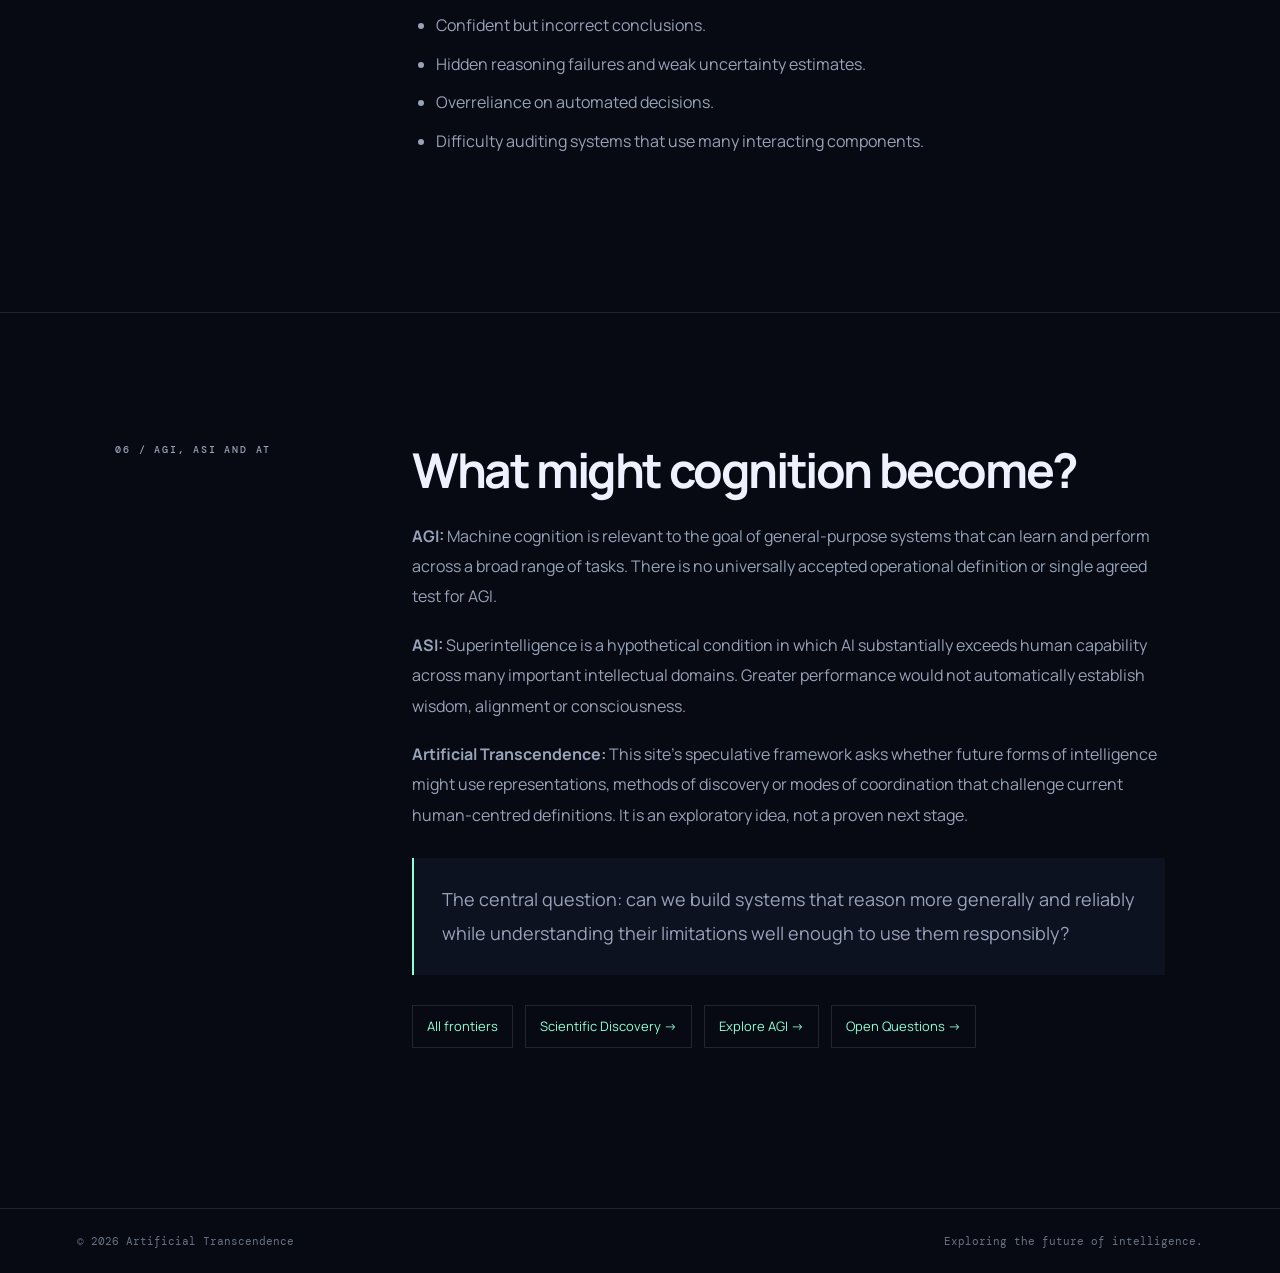
<file: frontiers/machine-cognition/index.html>
<!doctype html>
<html lang="en">
<head>
  <meta charset="utf-8">
  <meta name="viewport" content="width=device-width,initial-scale=1">
  <title>Machine Cognition — Reasoning, Memory and Learning</title>
  <meta name="description" content="Explore machine cognition, reasoning, memory, abstraction, metacognition, continual learning and the open challenges of increasingly capable AI.">
  <link rel="canonical" href="https://artificialtranscendence.com/frontiers/machine-cognition/">
  <meta property="og:title" content="Machine Cognition">
  <meta property="og:description" content="How machines represent information, reason, learn and solve problems.">
  <meta property="og:type" content="article">
  <meta property="og:url" content="https://artificialtranscendence.com/frontiers/machine-cognition/">
  <meta name="theme-color" content="#070a12">
  <link rel="icon" href="/favicon.svg" type="image/svg+xml">
  <link rel="stylesheet" href="/styles.css">
</head>
<body>
<header class="nav">
  <a class="brand" href="/"><span class="orb"></span>ARTIFICIAL TRANSCENDENCE</a>
  <nav><a href="/">Home</a><a href="/ai/">AI</a><a href="/agi/">AGI</a><a href="/asi/">ASI</a><a href="/frontiers/">Frontiers</a></nav>
</header>
<div class="breadcrumb"><a href="/">Home</a> / <a href="/frontiers/">Frontiers</a> / Machine Cognition</div>

<main>
<section class="page-hero">
  <p class="eyebrow">FRONTIER 01 / COGNITION</p>
  <h1>Machine<br><span>Cognition.</span></h1>
  <p class="lead">How might artificial systems represent the world, reason about unfamiliar problems, learn from experience and improve their own problem-solving? Machine cognition explores the computational processes behind these capabilities without assuming that they imply human-like consciousness.</p>
</section>

<section class="section">
  <div class="section-label">01 / FOUNDATIONS</div>
  <div class="article-content">
    <h2>What is <em>machine cognition?</em></h2>
    <p>Machine cognition is a broad term for the information-processing capabilities through which artificial systems perceive inputs, represent relationships, retrieve relevant information, reason, plan and solve problems. It draws on machine learning, computer science, cognitive science, neuroscience and philosophy.</p>
    <p>Unlike a single algorithm or product category, cognition is a useful lens for examining how different capabilities fit together. A model might be strong at language but weak at maintaining a consistent model of the physical world. Another system might solve a narrow planning problem very well but struggle to transfer that skill to a different setting.</p>
    <div class="article-callout"><p>Intelligent output is evidence of task performance. By itself, it does not establish that a system thinks or experiences the world in the same way a human does.</p></div>
  </div>
</section>

<section class="section">
  <div class="section-label">02 / CORE CAPABILITIES</div>
  <div class="article-content">
    <h2>The building blocks of <em>cognition.</em></h2>
    <div class="article-grid">
      <article class="article-card"><h3>Representation</h3><p>Systems encode patterns and relationships in data. The quality of these representations affects whether relevant concepts can be recognized and reused in unfamiliar situations.</p></article>
      <article class="article-card"><h3>Reasoning</h3><p>Reasoning involves connecting information to reach conclusions, compare alternatives or derive consequences. Systems can still make invalid inferences or produce plausible-sounding errors.</p></article>
      <article class="article-card"><h3>Memory</h3><p>Memory can include information stored in model parameters, a conversation context, external databases or retrieval systems. These mechanisms differ in persistence, accuracy and updateability.</p></article>
      <article class="article-card"><h3>Learning and adaptation</h3><p>Learning changes system behaviour from data or feedback. Adaptation may happen during training, through external tools or through carefully controlled updates after deployment.</p></article>
      <article class="article-card"><h3>Abstraction and transfer</h3><p>Abstraction captures general patterns. Transfer means applying learned knowledge to new tasks or domains. Both are central to evaluating general-purpose intelligence.</p></article>
      <article class="article-card"><h3>Metacognition</h3><p>Metacognition concerns monitoring and evaluating one's own reasoning. AI can estimate uncertainty or check work, but such mechanisms may be poorly calibrated and require independent evaluation.</p></article>
    </div>
  </div>
</section>

<section class="section">
  <div class="section-label">03 / HOW IT WORKS</div>
  <div class="article-content">
    <h2>From input to <em>solution.</em></h2>
    <p>A typical AI problem-solving workflow may combine several mechanisms rather than relying on one model alone.</p>
    <ol>
      <li><strong>Interpret:</strong> identify the request, relevant inputs and constraints.</li>
      <li><strong>Represent:</strong> organize the information into useful concepts, relationships or intermediate states.</li>
      <li><strong>Retrieve:</strong> access relevant context, documents, tools or stored knowledge.</li>
      <li><strong>Reason and plan:</strong> generate possible approaches and select steps.</li>
      <li><strong>Execute:</strong> use a tool, produce an answer, run code or perform an approved action.</li>
      <li><strong>Verify:</strong> compare the result with evidence, requirements or independent checks.</li>
      <li><strong>Revise:</strong> correct errors and try a better approach when needed.</li>
    </ol>
    <p>This workflow can improve performance, but each stage can fail. Retrieval may return misleading information; a plan may overlook a constraint; and a verification step may share the same weakness as the original system.</p>
  </div>
</section>

<section class="section">
  <div class="section-label">04 / CURRENT STATE</div>
  <div class="article-content">
    <h2>Progress and <em>limitations.</em></h2>
    <p>Modern foundation models can perform impressive language, coding, multimodal and reasoning tasks. External memory, retrieval, execution tools and structured workflows can extend their practical capabilities.</p>
    <p>However, performance varies by task and conditions. Systems can make factual errors, struggle with long-horizon consistency, misjudge uncertainty, lose context, or fail when a problem differs from training examples. Benchmark success does not guarantee dependable performance in every real-world environment.</p>
    <p>Meaningful evaluation therefore tests not only whether a system can solve a problem once, but whether it can do so accurately, efficiently and robustly across diverse situations.</p>
  </div>
</section>

<section class="section">
  <div class="section-label">05 / FUTURE POSSIBILITIES</div>
  <div class="article-content">
    <h2>Beyond today's <em>architectures.</em></h2>
    <p>Future research may combine neural networks with explicit world models, structured reasoning, persistent memory, simulation, formal verification and learning from interaction. Different combinations may be suited to different problems; no single architecture is guaranteed to dominate every cognitive task.</p>
    <p>More capable systems might help researchers discover better learning algorithms, improve their own tools or identify weaknesses in their reasoning. Recursive self-improvement is a possibility discussed in AI research and forecasting, not an inevitable result of current systems. Improvements can be limited by data, compute, evaluation quality, physical constraints and the difficulty of validating changes.</p>
    <h3>Opportunities</h3>
    <ul><li>More capable scientific and engineering assistants.</li><li>Personalized education and accessible expertise.</li><li>Better analysis of complex systems and large datasets.</li><li>Decision support across disciplines.</li></ul>
    <h3>Risks and open challenges</h3>
    <ul><li>Confident but incorrect conclusions.</li><li>Hidden reasoning failures and weak uncertainty estimates.</li><li>Overreliance on automated decisions.</li><li>Difficulty auditing systems that use many interacting components.</li></ul>
  </div>
</section>

<section class="section">
  <div class="section-label">06 / AGI, ASI AND AT</div>
  <div class="article-content">
    <h2>What might cognition become?</h2>
    <p><strong>AGI:</strong> Machine cognition is relevant to the goal of general-purpose systems that can learn and perform across a broad range of tasks. There is no universally accepted operational definition or single agreed test for AGI.</p>
    <p><strong>ASI:</strong> Superintelligence is a hypothetical condition in which AI substantially exceeds human capability across many important intellectual domains. Greater performance would not automatically establish wisdom, alignment or consciousness.</p>
    <p><strong>Artificial Transcendence:</strong> This site's speculative framework asks whether future forms of intelligence might use representations, methods of discovery or modes of coordination that challenge current human-centred definitions. It is an exploratory idea, not a proven next stage.</p>
    <div class="article-callout"><p>The central question: can we build systems that reason more generally and reliably while understanding their limitations well enough to use them responsibly?</p></div>
    <div class="article-nav"><a href="/frontiers/">All frontiers</a><a href="/frontiers/scientific-discovery/">Scientific Discovery →</a><a href="/agi/">Explore AGI →</a><a href="/questions/">Open Questions →</a></div>
  </div>
</section>
</main>
<footer><span>© 2026 Artificial Transcendence</span><span>Exploring the future of intelligence.</span></footer>
</body>
</html>
</file>
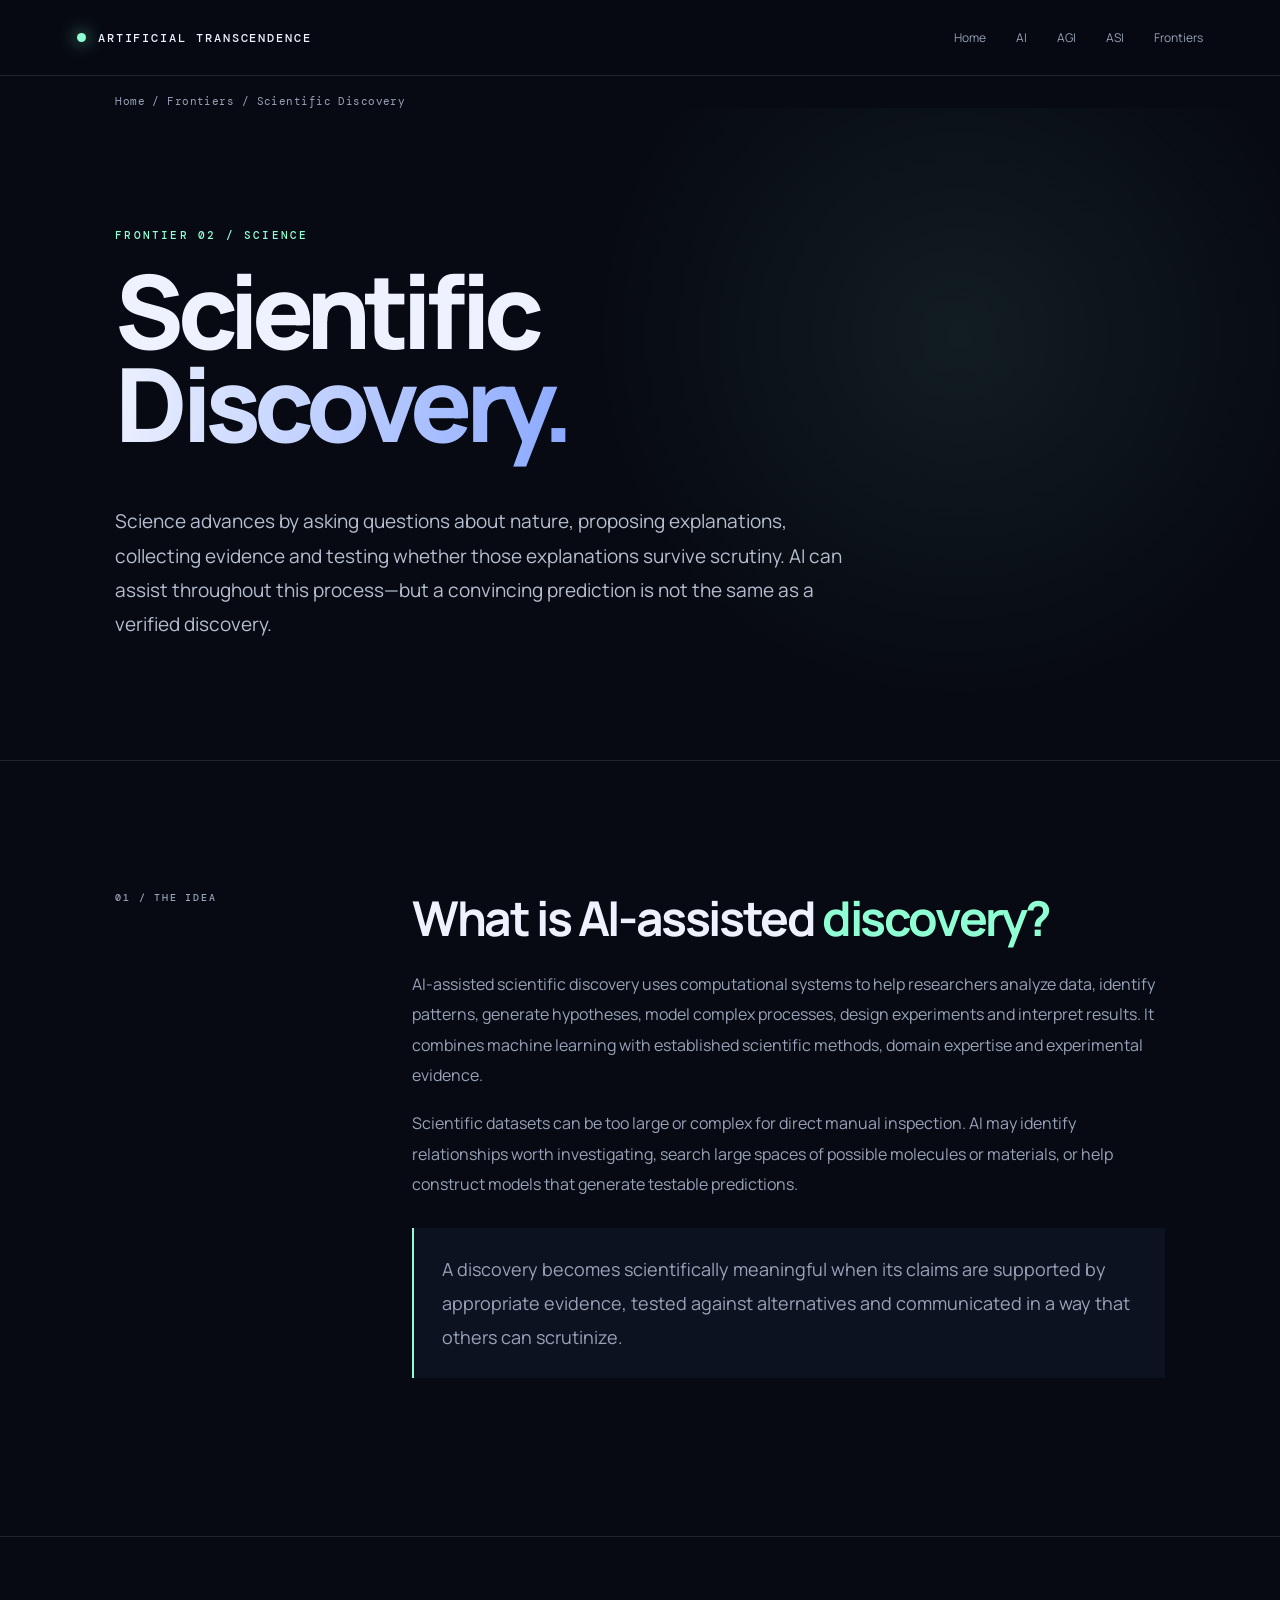
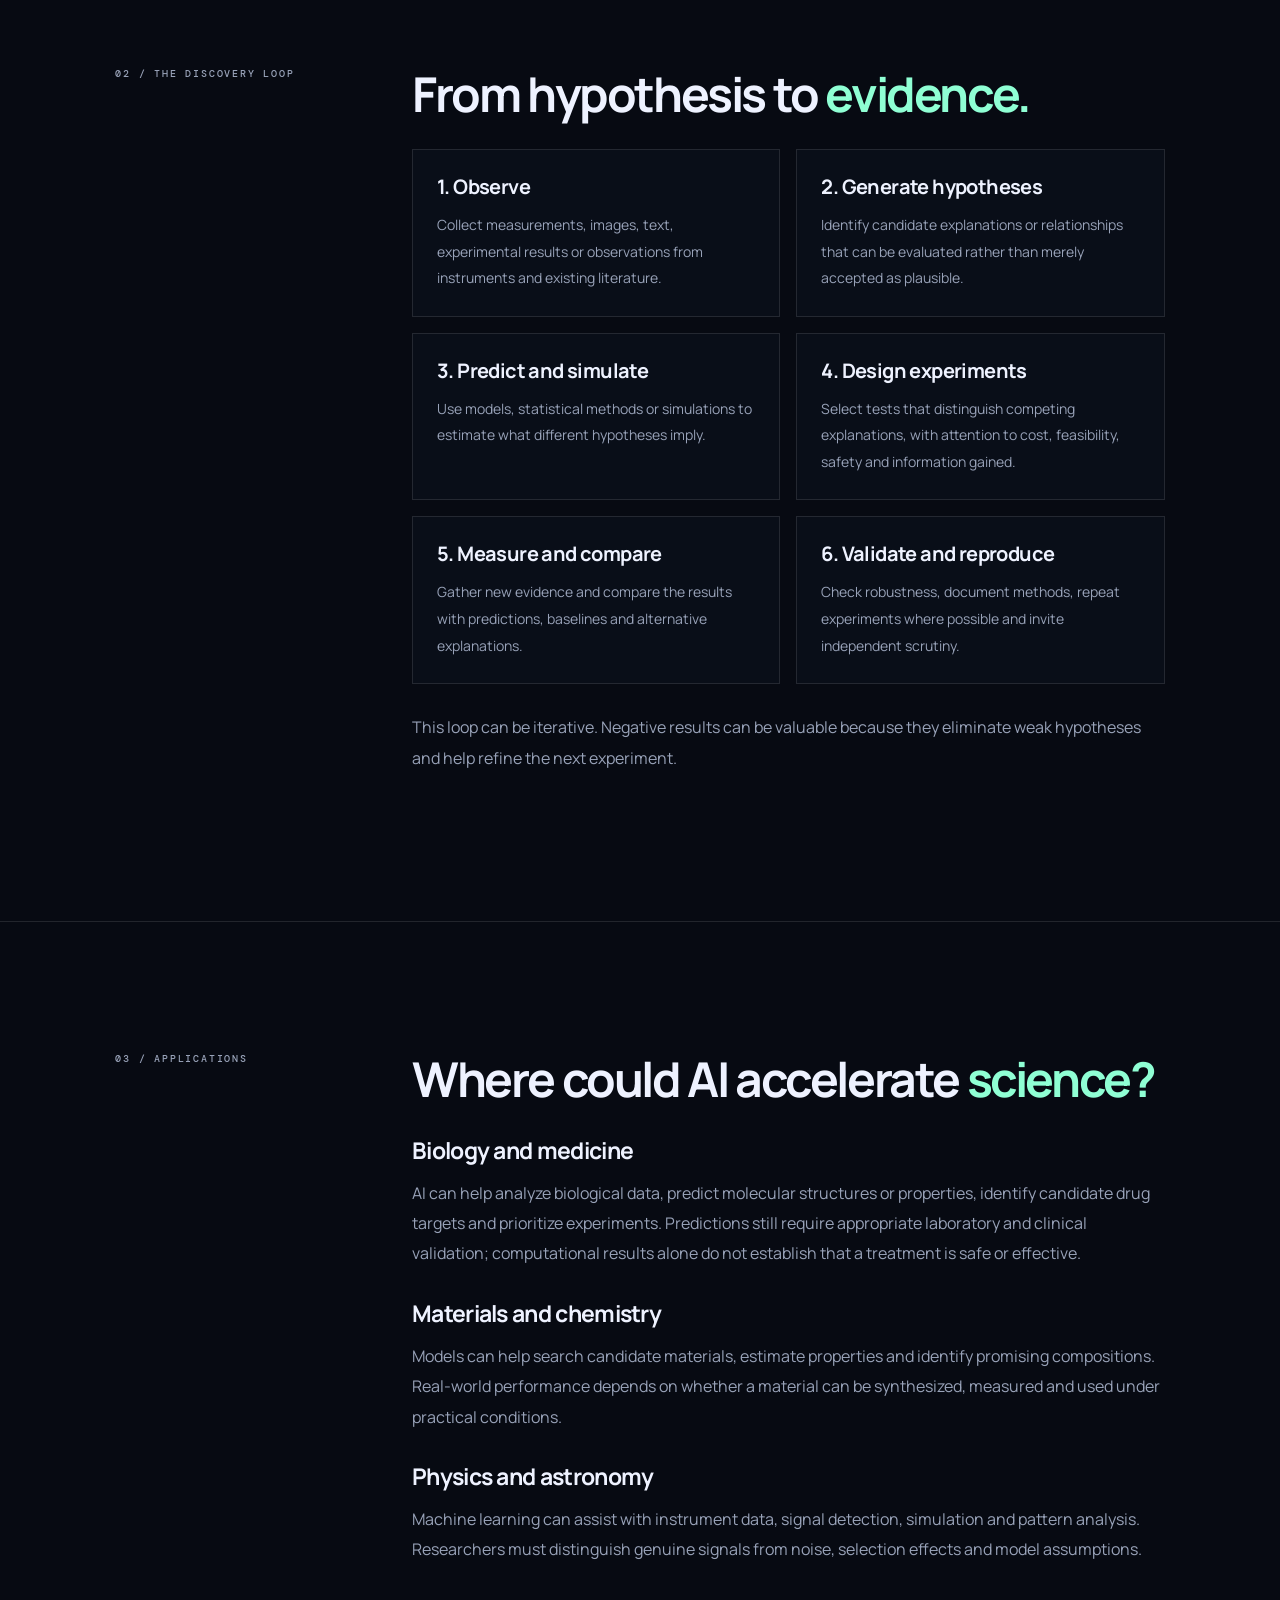
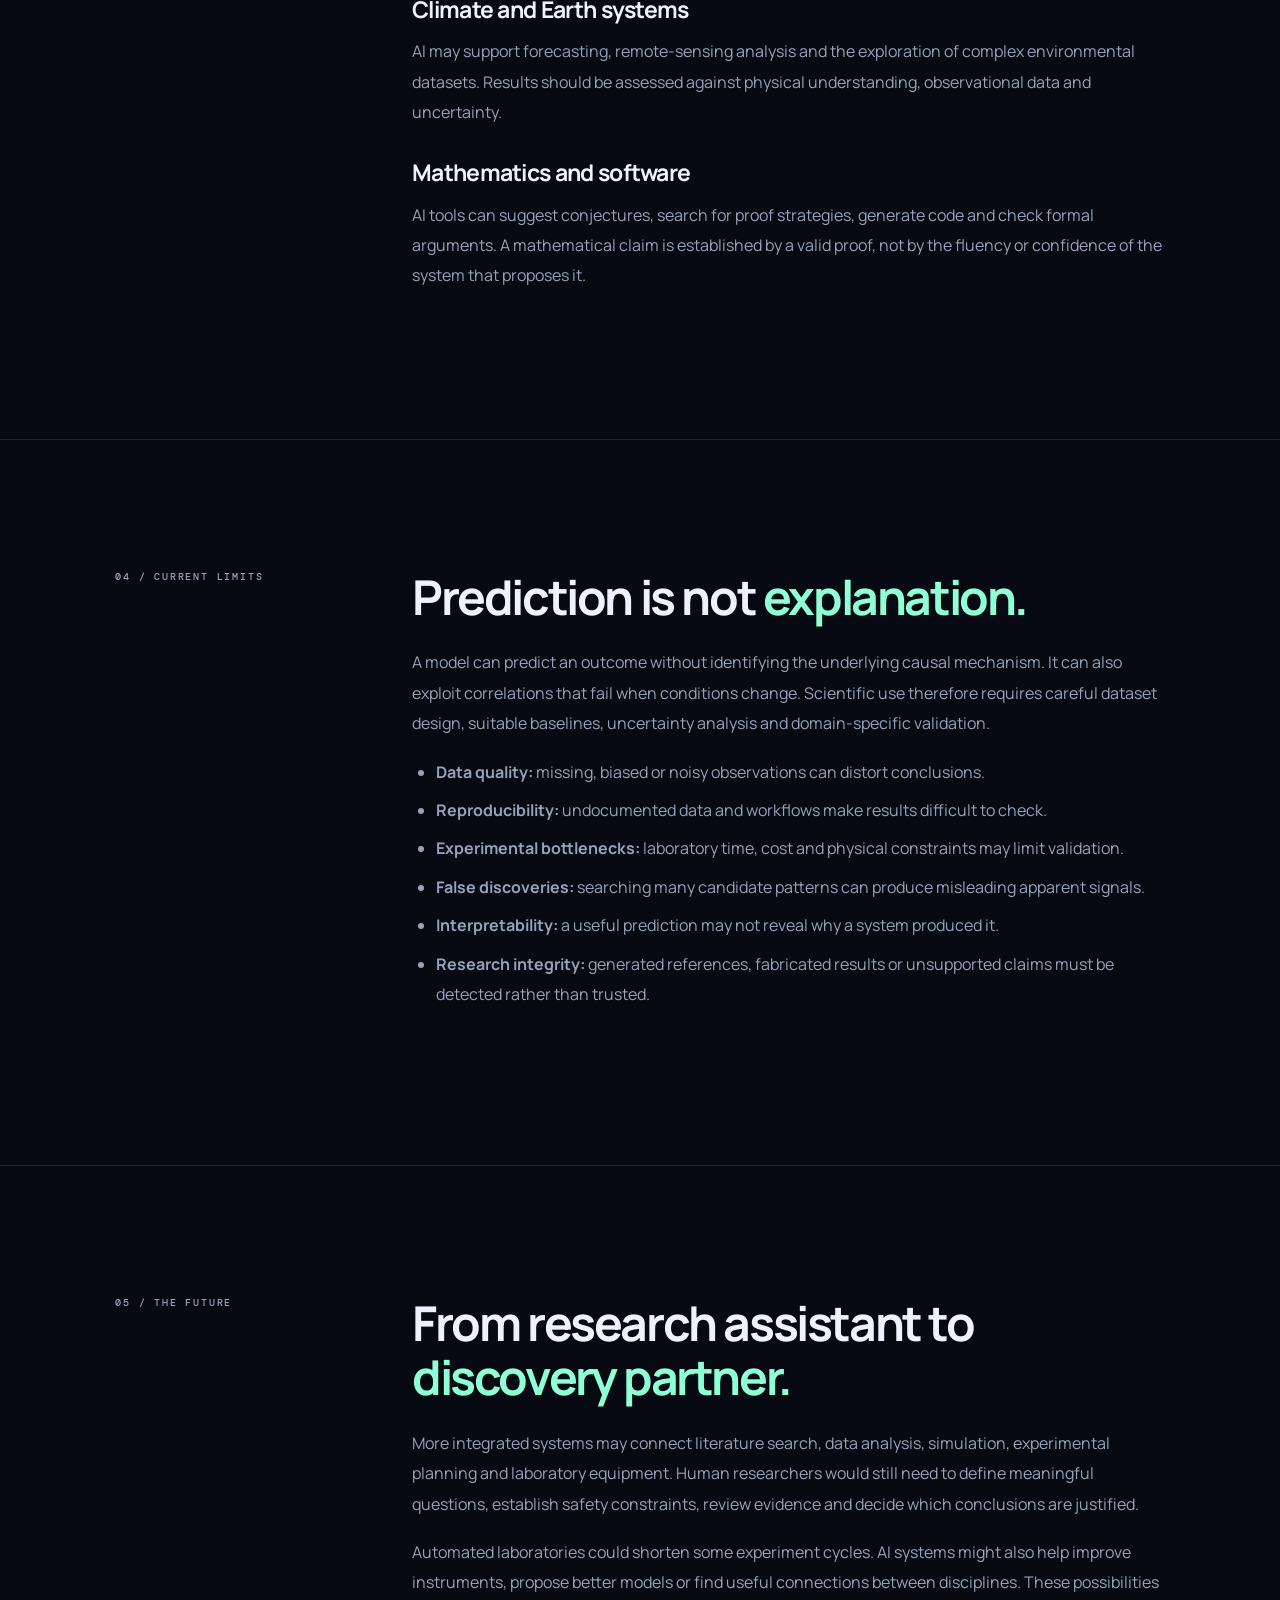
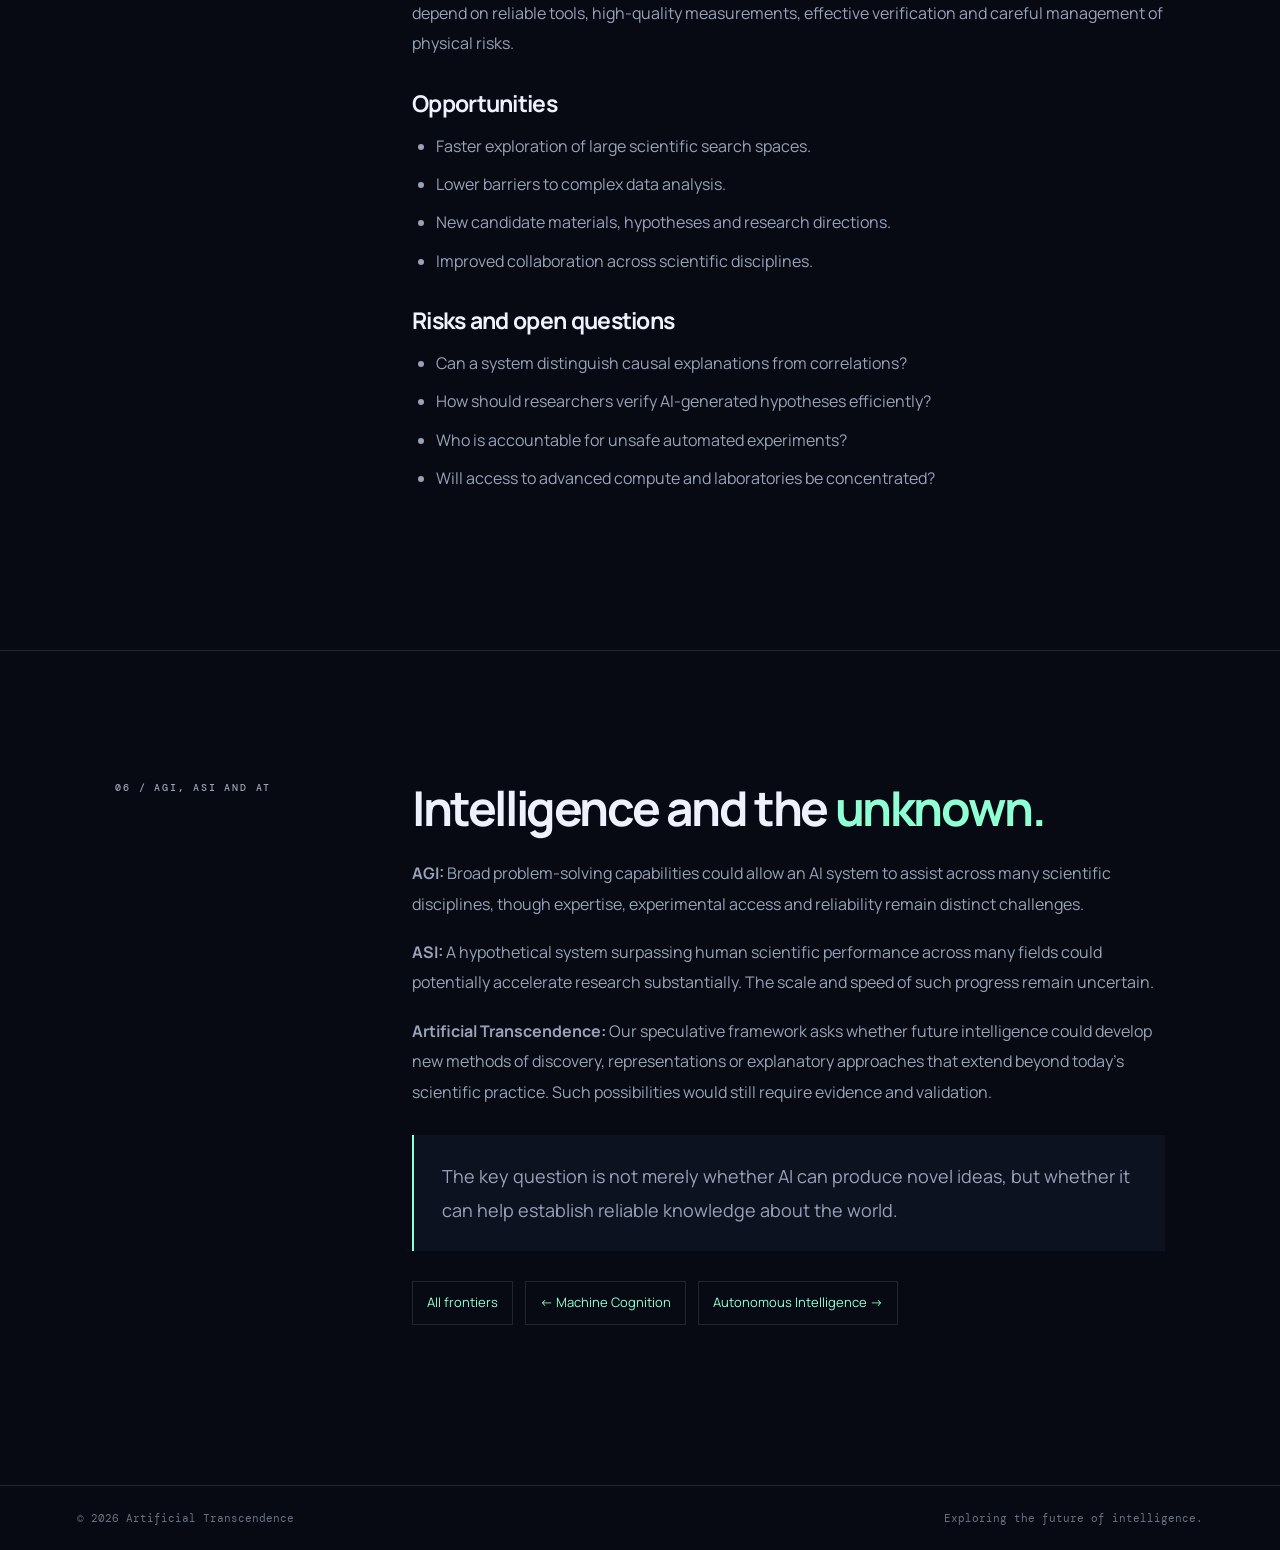
<file: frontiers/scientific-discovery/index.html>
<!doctype html>
<html lang="en">
<head>
  <meta charset="utf-8">
  <meta name="viewport" content="width=device-width,initial-scale=1">
  <title>AI and Scientific Discovery — Artificial Transcendence</title>
  <meta name="description" content="Learn how AI supports scientific discovery through hypothesis generation, simulation, experiment design, evidence analysis and reproducible validation.">
  <link rel="canonical" href="https://artificialtranscendence.com/frontiers/scientific-discovery/">
  <meta property="og:title" content="AI and Scientific Discovery">
  <meta property="og:description" content="Exploring how AI can help discover, test and explain new scientific knowledge.">
  <meta property="og:type" content="article">
  <meta property="og:url" content="https://artificialtranscendence.com/frontiers/scientific-discovery/">
  <meta name="theme-color" content="#070a12">
  <link rel="icon" href="/favicon.svg" type="image/svg+xml">
  <link rel="stylesheet" href="/styles.css">
</head>
<body>
<header class="nav">
  <a class="brand" href="/"><span class="orb"></span>ARTIFICIAL TRANSCENDENCE</a>
  <nav><a href="/">Home</a><a href="/ai/">AI</a><a href="/agi/">AGI</a><a href="/asi/">ASI</a><a href="/frontiers/">Frontiers</a></nav>
</header>
<div class="breadcrumb"><a href="/">Home</a> / <a href="/frontiers/">Frontiers</a> / Scientific Discovery</div>

<main>
<section class="page-hero">
  <p class="eyebrow">FRONTIER 02 / SCIENCE</p>
  <h1>Scientific<br><span>Discovery.</span></h1>
  <p class="lead">Science advances by asking questions about nature, proposing explanations, collecting evidence and testing whether those explanations survive scrutiny. AI can assist throughout this process—but a convincing prediction is not the same as a verified discovery.</p>
</section>

<section class="section">
  <div class="section-label">01 / THE IDEA</div>
  <div class="article-content">
    <h2>What is AI-assisted <em>discovery?</em></h2>
    <p>AI-assisted scientific discovery uses computational systems to help researchers analyze data, identify patterns, generate hypotheses, model complex processes, design experiments and interpret results. It combines machine learning with established scientific methods, domain expertise and experimental evidence.</p>
    <p>Scientific datasets can be too large or complex for direct manual inspection. AI may identify relationships worth investigating, search large spaces of possible molecules or materials, or help construct models that generate testable predictions.</p>
    <div class="article-callout"><p>A discovery becomes scientifically meaningful when its claims are supported by appropriate evidence, tested against alternatives and communicated in a way that others can scrutinize.</p></div>
  </div>
</section>

<section class="section">
  <div class="section-label">02 / THE DISCOVERY LOOP</div>
  <div class="article-content">
    <h2>From hypothesis to <em>evidence.</em></h2>
    <div class="article-grid">
      <article class="article-card"><h3>1. Observe</h3><p>Collect measurements, images, text, experimental results or observations from instruments and existing literature.</p></article>
      <article class="article-card"><h3>2. Generate hypotheses</h3><p>Identify candidate explanations or relationships that can be evaluated rather than merely accepted as plausible.</p></article>
      <article class="article-card"><h3>3. Predict and simulate</h3><p>Use models, statistical methods or simulations to estimate what different hypotheses imply.</p></article>
      <article class="article-card"><h3>4. Design experiments</h3><p>Select tests that distinguish competing explanations, with attention to cost, feasibility, safety and information gained.</p></article>
      <article class="article-card"><h3>5. Measure and compare</h3><p>Gather new evidence and compare the results with predictions, baselines and alternative explanations.</p></article>
      <article class="article-card"><h3>6. Validate and reproduce</h3><p>Check robustness, document methods, repeat experiments where possible and invite independent scrutiny.</p></article>
    </div>
    <p>This loop can be iterative. Negative results can be valuable because they eliminate weak hypotheses and help refine the next experiment.</p>
  </div>
</section>

<section class="section">
  <div class="section-label">03 / APPLICATIONS</div>
  <div class="article-content">
    <h2>Where could AI accelerate <em>science?</em></h2>
    <h3>Biology and medicine</h3>
    <p>AI can help analyze biological data, predict molecular structures or properties, identify candidate drug targets and prioritize experiments. Predictions still require appropriate laboratory and clinical validation; computational results alone do not establish that a treatment is safe or effective.</p>
    <h3>Materials and chemistry</h3>
    <p>Models can help search candidate materials, estimate properties and identify promising compositions. Real-world performance depends on whether a material can be synthesized, measured and used under practical conditions.</p>
    <h3>Physics and astronomy</h3>
    <p>Machine learning can assist with instrument data, signal detection, simulation and pattern analysis. Researchers must distinguish genuine signals from noise, selection effects and model assumptions.</p>
    <h3>Climate and Earth systems</h3>
    <p>AI may support forecasting, remote-sensing analysis and the exploration of complex environmental datasets. Results should be assessed against physical understanding, observational data and uncertainty.</p>
    <h3>Mathematics and software</h3>
    <p>AI tools can suggest conjectures, search for proof strategies, generate code and check formal arguments. A mathematical claim is established by a valid proof, not by the fluency or confidence of the system that proposes it.</p>
  </div>
</section>

<section class="section">
  <div class="section-label">04 / CURRENT LIMITS</div>
  <div class="article-content">
    <h2>Prediction is not <em>explanation.</em></h2>
    <p>A model can predict an outcome without identifying the underlying causal mechanism. It can also exploit correlations that fail when conditions change. Scientific use therefore requires careful dataset design, suitable baselines, uncertainty analysis and domain-specific validation.</p>
    <ul>
      <li><strong>Data quality:</strong> missing, biased or noisy observations can distort conclusions.</li>
      <li><strong>Reproducibility:</strong> undocumented data and workflows make results difficult to check.</li>
      <li><strong>Experimental bottlenecks:</strong> laboratory time, cost and physical constraints may limit validation.</li>
      <li><strong>False discoveries:</strong> searching many candidate patterns can produce misleading apparent signals.</li>
      <li><strong>Interpretability:</strong> a useful prediction may not reveal why a system produced it.</li>
      <li><strong>Research integrity:</strong> generated references, fabricated results or unsupported claims must be detected rather than trusted.</li>
    </ul>
  </div>
</section>

<section class="section">
  <div class="section-label">05 / THE FUTURE</div>
  <div class="article-content">
    <h2>From research assistant to <em>discovery partner.</em></h2>
    <p>More integrated systems may connect literature search, data analysis, simulation, experimental planning and laboratory equipment. Human researchers would still need to define meaningful questions, establish safety constraints, review evidence and decide which conclusions are justified.</p>
    <p>Automated laboratories could shorten some experiment cycles. AI systems might also help improve instruments, propose better models or find useful connections between disciplines. These possibilities depend on reliable tools, high-quality measurements, effective verification and careful management of physical risks.</p>
    <h3>Opportunities</h3>
    <ul><li>Faster exploration of large scientific search spaces.</li><li>Lower barriers to complex data analysis.</li><li>New candidate materials, hypotheses and research directions.</li><li>Improved collaboration across scientific disciplines.</li></ul>
    <h3>Risks and open questions</h3>
    <ul><li>Can a system distinguish causal explanations from correlations?</li><li>How should researchers verify AI-generated hypotheses efficiently?</li><li>Who is accountable for unsafe automated experiments?</li><li>Will access to advanced compute and laboratories be concentrated?</li></ul>
  </div>
</section>

<section class="section">
  <div class="section-label">06 / AGI, ASI AND AT</div>
  <div class="article-content">
    <h2>Intelligence and the <em>unknown.</em></h2>
    <p><strong>AGI:</strong> Broad problem-solving capabilities could allow an AI system to assist across many scientific disciplines, though expertise, experimental access and reliability remain distinct challenges.</p>
    <p><strong>ASI:</strong> A hypothetical system surpassing human scientific performance across many fields could potentially accelerate research substantially. The scale and speed of such progress remain uncertain.</p>
    <p><strong>Artificial Transcendence:</strong> Our speculative framework asks whether future intelligence could develop new methods of discovery, representations or explanatory approaches that extend beyond today's scientific practice. Such possibilities would still require evidence and validation.</p>
    <div class="article-callout"><p>The key question is not merely whether AI can produce novel ideas, but whether it can help establish reliable knowledge about the world.</p></div>
    <div class="article-nav"><a href="/frontiers/">All frontiers</a><a href="/frontiers/machine-cognition/">← Machine Cognition</a><a href="/frontiers/autonomous-intelligence/">Autonomous Intelligence →</a></div>
  </div>
</section>
</main>
<footer><span>© 2026 Artificial Transcendence</span><span>Exploring the future of intelligence.</span></footer>
</body>
</html>
</file>
<file: styles.css>
@import url('https://fonts.googleapis.com/css2?family=DM+Mono:wght@400;500&family=Manrope:wght@400;500;600;700;800&display=swap');
:root{--bg:#070a12;--panel:#0d1220;--text:#eef2ff;--muted:#98a2b8;--line:rgba(255,255,255,.11);--accent:#8fffd4;--accent2:#8aa8ff}
*{box-sizing:border-box}html{scroll-behavior:smooth}body{margin:0;background:var(--bg);color:var(--text);font-family:Manrope,Arial,sans-serif;line-height:1.65}a{color:inherit;text-decoration:none}
.nav{height:76px;display:flex;align-items:center;justify-content:space-between;padding:0 6vw;border-bottom:1px solid var(--line);position:sticky;top:0;background:rgba(7,10,18,.78);backdrop-filter:blur(18px);z-index:10}.brand{font:500 12px "DM Mono",monospace;letter-spacing:.16em;display:flex;gap:12px;align-items:center}.orb{width:9px;height:9px;border-radius:50%;background:var(--accent);box-shadow:0 0 18px var(--accent)}nav{display:flex;gap:30px;font-size:12px;color:var(--muted)}nav a:hover{color:var(--text)}
.hero{min-height:calc(100vh - 76px);display:grid;grid-template-columns:1.05fr .95fr;align-items:center;padding:8vh 9vw;position:relative;overflow:hidden}.grid{position:absolute;inset:0;background-image:linear-gradient(var(--line) 1px,transparent 1px),linear-gradient(90deg,var(--line) 1px,transparent 1px);background-size:72px 72px;mask-image:linear-gradient(to bottom,rgba(0,0,0,.65),transparent 82%);opacity:.25}.hero-copy{position:relative;z-index:2;max-width:760px}.eyebrow{font:500 11px "DM Mono",monospace;letter-spacing:.2em;color:var(--accent);margin:0 0 24px}h1{font-size:clamp(62px,8vw,122px);line-height:.91;letter-spacing:-.065em;margin:0 0 30px;font-weight:800}h1 span{background:linear-gradient(100deg,var(--text),var(--accent2));-webkit-background-clip:text;background-clip:text;color:transparent}.lead{font-size:19px;color:#b6bfd1;max-width:650px}.actions{display:flex;gap:12px;margin-top:38px}.button{display:inline-flex;align-items:center;gap:18px;padding:14px 20px;border:1px solid var(--line);font-size:13px;border-radius:4px}.button.primary{background:var(--text);color:#070a12;border-color:var(--text);font-weight:700}.button.ghost:hover{border-color:var(--accent);color:var(--accent)}.button span{font-size:18px}
.hero-visual{height:600px;position:relative;display:grid;place-items:center}.ring,.orbit{position:absolute;border:1px solid rgba(143,255,212,.18);border-radius:50%;transform:rotateX(62deg) rotateZ(-20deg)}.r1{width:310px;height:310px}.r2{width:450px;height:450px;border-color:rgba(138,168,255,.16)}.r3{width:590px;height:590px;border-color:rgba(255,255,255,.07)}.core{width:135px;height:135px;border-radius:50%;background:radial-gradient(circle,#bfffea 0,#5effcb 8%,#182d36 38%,#0b111e 70%);box-shadow:0 0 70px rgba(95,255,203,.25);display:grid;place-items:center;z-index:2}.core span{width:35px;height:35px;border:1px solid white;border-radius:50%;opacity:.8}.orbit{width:500px;height:160px;border-color:rgba(143,255,212,.25)}.o1{transform:rotateX(70deg) rotateY(25deg) rotateZ(18deg)}.o2{width:390px;height:120px;transform:rotateX(70deg) rotateY(-25deg) rotateZ(-35deg);border-color:rgba(138,168,255,.2)}
.section{padding:130px 9vw;display:grid;grid-template-columns:220px 1fr;gap:6vw;border-top:1px solid var(--line)}.section-label{font:500 10px "DM Mono",monospace;letter-spacing:.18em;color:var(--muted)}h2{font-size:clamp(42px,6vw,82px);line-height:1;letter-spacing:-.05em;margin:0 0 35px}h2 em{font-style:normal;color:var(--accent)}.large{font-size:23px;line-height:1.5;max-width:900px;color:#d4d9e5}.section p:not(.large){color:var(--muted);max-width:780px}
.timeline{display:grid;grid-template-columns:repeat(4,1fr);gap:1px;background:var(--line)}.timeline article{background:var(--bg);padding:28px;min-height:280px}.timeline span,.cards b{font:500 11px "DM Mono",monospace;color:var(--accent)}h3{font-size:25px;letter-spacing:-.03em}.timeline p,.cards p{color:var(--muted);font-size:14px}.timeline .future{background:linear-gradient(145deg,#0e1a22,#0b101c);box-shadow:inset 0 0 70px rgba(143,255,212,.05)}
.statement{padding:150px 12vw;border-top:1px solid var(--line);border-bottom:1px solid var(--line);text-align:center;background:radial-gradient(circle at center,rgba(138,168,255,.08),transparent 45%)}.statement-mark{font-size:80px;color:var(--accent);line-height:1;margin-bottom:30px}.statement p{font-size:clamp(28px,4vw,55px);line-height:1.12;letter-spacing:-.04em;max-width:1100px;margin:auto}
.cards{display:grid;grid-template-columns:1fr 1fr;gap:1px;background:var(--line)}.cards article{background:var(--bg);padding:38px;min-height:230px}.cards h3{margin-bottom:8px}.cta{text-align:center;padding:160px 8vw;background:linear-gradient(180deg,var(--bg),#0b111d)}.cta h2{font-size:clamp(55px,8vw,110px);margin-bottom:25px}.cta>p:not(.eyebrow){color:var(--muted);margin:0 auto 35px}.cta .button{margin:auto}
footer{border-top:1px solid var(--line);padding:25px 6vw;display:flex;justify-content:space-between;color:#697386;font:11px "DM Mono",monospace}
.reveal{opacity:0;transform:translateY(22px);transition:opacity .8s ease,transform .8s ease}.reveal.show{opacity:1;transform:none}
@media(max-width:850px){nav{display:none}.hero{grid-template-columns:1fr;padding:90px 7vw}.hero-visual{height:350px;order:-1;opacity:.55}.r1{width:210px;height:210px}.r2{width:300px;height:300px}.r3{width:390px;height:390px}.section{grid-template-columns:1fr;padding:90px 7vw;gap:35px}.timeline{grid-template-columns:1fr 1fr}.cards{grid-template-columns:1fr}.statement{padding:100px 7vw}.actions{flex-wrap:wrap}footer{gap:12px;flex-direction:column}}
@media(max-width:500px){h1{font-size:58px}.timeline{grid-template-columns:1fr}.hero-visual{height:280px}}

/* =========================================================
   INNER CONTENT PAGES
   ========================================================= */

.page-hero{
  min-height:72vh;
  display:flex;
  flex-direction:column;
  justify-content:center;
  padding:120px 9vw 100px;
  position:relative;
  overflow:hidden;
  background:
    radial-gradient(
      circle at 75% 35%,
      rgba(143,255,212,.08),
      transparent 35%
    );
}

.page-hero h1{
  max-width:1000px;
  margin-bottom:35px;
}

.page-hero .lead{
  max-width:760px;
}

.info-grid{
  display:grid;
  grid-template-columns:repeat(2,1fr);
  gap:1px;
  background:var(--line);
  margin-top:45px;
}

.info-card{
  background:var(--bg);
  padding:34px;
  min-height:220px;
  transition:
    transform .3s ease,
    background .3s ease;
}

.info-card:hover{
  background:var(--panel);
  transform:translateY(-4px);
}

.info-card span{
  font:500 11px "DM Mono",monospace;
  color:var(--accent);
}

.info-card h3{
  margin:18px 0 10px;
}

.info-card p{
  color:var(--muted);
  font-size:14px;
  max-width:600px;
}

.page-hero + .section{
  border-top:1px solid var(--line);
}

@media(max-width:700px){

  .page-hero{
    min-height:65vh;
    padding:100px 7vw 80px;
  }

  .info-grid{
    grid-template-columns:1fr;
  }

  .info-card{
    min-height:auto;
  }

}
.evolution-link{
  display:block;
  color:inherit;
  text-decoration:none;
}

.evolution-link article{
  height:100%;
  transition:
    transform .3s ease,
    background .3s ease;
}

.evolution-link:hover article{
  background:var(--panel);
  transform:translateY(-4px);
}

.evolution-link small{
  display:block;
  margin-top:28px;
  font:500 11px "DM Mono",monospace;
  color:var(--accent);
  letter-spacing:.08em;
}

/* =========================================================
   PHASE 2: FRONTIER KNOWLEDGE ARTICLES
   ========================================================= */

.article-content {
  max-width: 920px;
  min-width: 0;
}

.article-content h2 {
  font-size: clamp(32px, 4vw, 48px);
  line-height: 1.12;
  margin: 0 0 24px;
}

.article-content h3 {
  font-size: 23px;
  line-height: 1.3;
  margin: 30px 0 12px;
}

.article-content p,
.article-content li {
  color: var(--muted);
  font-size: 16px;
  line-height: 1.9;
}

.article-content p {
  margin: 0 0 18px;
}

.article-content ul,
.article-content ol {
  padding-left: 24px;
  margin: 12px 0 26px;
}

.article-content li {
  margin-bottom: 8px;
}

.article-section {
  padding: 48px 0;
  border-bottom: 1px solid var(--line);
  scroll-margin-top: 100px;
}

.article-section:first-child {
  padding-top: 0;
}

.article-section:last-child {
  border-bottom: 0;
}

.article-callout {
  margin: 28px 0;
  padding: 24px 28px;
  border-left: 2px solid var(--accent);
  background: var(--panel);
}

.article-callout p {
  color: var(--text);
  font-size: 18px;
  margin: 0;
}

.article-grid {
  display: grid;
  grid-template-columns: repeat(2, minmax(0, 1fr));
  gap: 16px;
  margin: 28px 0;
}

.article-card {
  border: 1px solid var(--line);
  padding: 24px;
  background: rgba(13, 18, 32, .45);
  min-width: 0;
}

.article-card h3 {
  margin-top: 0;
  font-size: 20px;
}

.article-card p {
  font-size: 14px;
  margin-bottom: 0;
}

.article-nav {
  display: flex;
  flex-wrap: wrap;
  gap: 12px;
  margin: 30px 0;
}

.article-nav a {
  display: inline-block;
  padding: 10px 14px;
  border: 1px solid var(--line);
  font-size: 13px;
  color: var(--accent);
}

.article-nav a:hover,
.article-card:hover {
  border-color: var(--accent);
}

.breadcrumb {
  padding: 18px 9vw 0;
  color: var(--muted);
  font: 11px "DM Mono", monospace;
  letter-spacing: .04em;
}

.breadcrumb a:hover {
  color: var(--accent);
}

.page-hero .eyebrow {
  margin-bottom: 22px;
}

.page-hero .lead {
  line-height: 1.8;
}

.page-hero h1 {
  overflow-wrap: anywhere;
}

@media (max-width: 700px) {
  .article-grid {
    grid-template-columns: 1fr;
  }

  .article-section {
    padding: 34px 0;
  }

  .article-content p,
  .article-content li {
    font-size: 15px;
  }

  .article-callout {
    padding: 20px;
  }

  .breadcrumb {
    padding-left: 7vw;
    padding-right: 7vw;
  }
}
</file>
